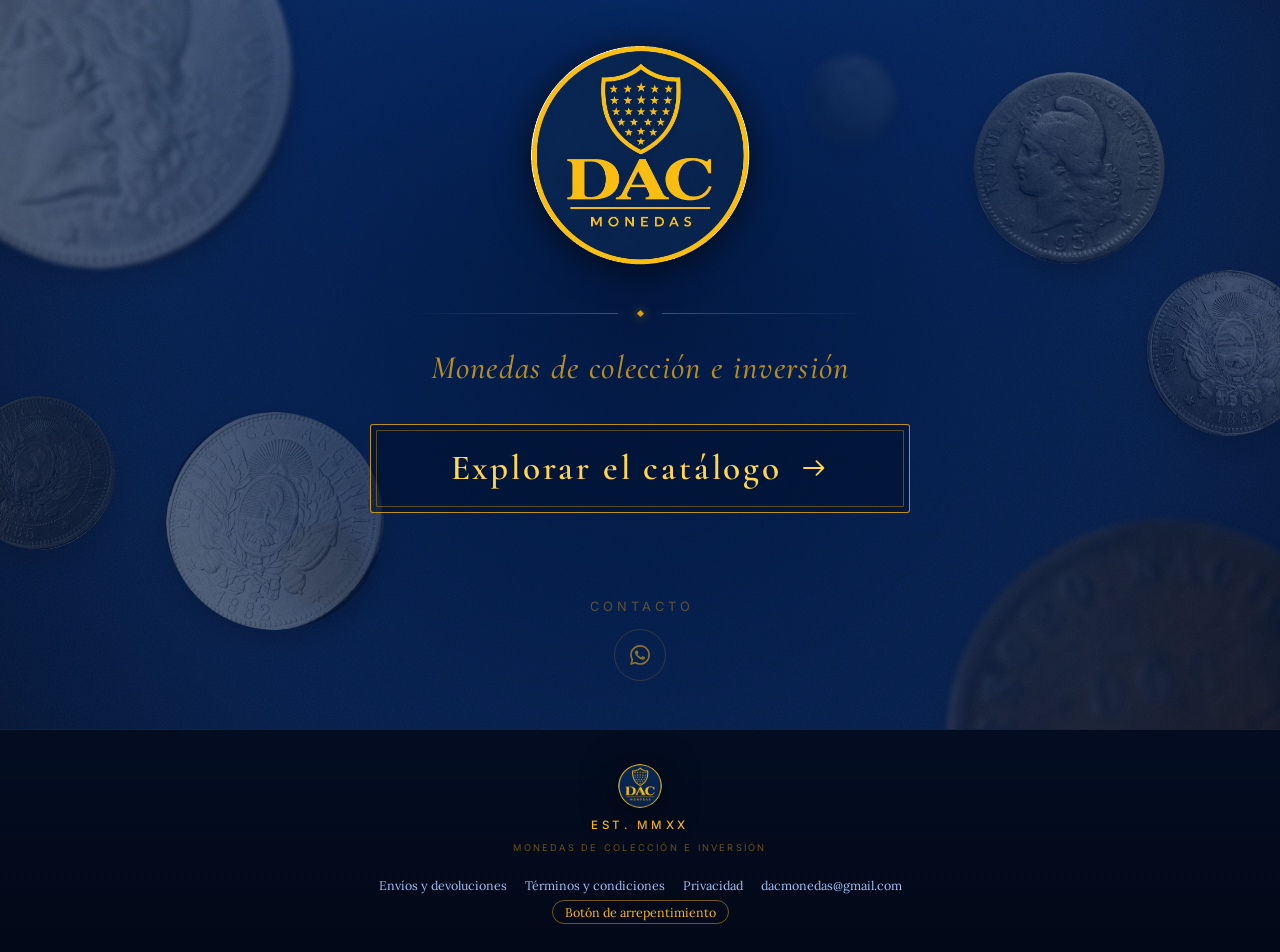
<file: index.html>
<!DOCTYPE html>
<html lang="es">
<head>
  <meta charset="UTF-8" />
  <meta name="viewport" content="width=device-width, initial-scale=1.0, interactive-widget=resizes-content" />
  <title>Dac Monedas | Monedas de colección argentinas y del mundo</title>
  <meta name="description" content="Monedas de colección e inversión, argentinas y del mundo. Fichas con estado, referencia y fotos reales. Comprá online con envío a todo el país." />
  <link rel="canonical" href="./" />
  <meta property="og:title" content="Dac Monedas" />
  <meta property="og:description" content="Aumentando tu colección desde 2020" />
  <meta property="og:image" content="./images/og-image.png" />
  <meta property="og:url" content="./" />
  <meta property="og:type" content="website" />
  <meta http-equiv="Cache-Control" content="no-cache, no-store, must-revalidate" />
  <meta http-equiv="Pragma" content="no-cache" />
  <meta http-equiv="Expires" content="0" />
  <link rel="icon" type="image/png" href="images/og-image.png" />
  <link rel="preconnect" href="https://fonts.googleapis.com" />
  <link rel="preconnect" href="https://fonts.gstatic.com" crossorigin />
  <!-- Las fuentes van acá y NO como @import dentro de styles.css: un @import no
       se descubre hasta parsear el CSS, así que la cadena era
       HTML → styles.css (75 KB) → CSS de Google → .woff2, cuatro saltos
       serializados y bloqueantes. Desde el <head> el navegador los pide en
       paralelo con el CSS, y recién ahí sirven los preconnect de arriba.
       Inter es la fuente del sitio, Lora la prosa de la ficha de detalle,
       Allura la frase de Insumos y Cormorant Garamond la frase y el botón de
       la portada. detalle.html no pide Allura ni Cormorant porque no las usa. -->
  <link rel="stylesheet" href="https://fonts.googleapis.com/css2?family=Allura&family=Cormorant+Garamond:ital,wght@0,600;1,500&family=Inter:wght@400;500;600;700;800&family=Lora:wght@400&display=swap" />
  <link rel="stylesheet" href="styles.css?v=20261021_portada4" />
  <!-- El catálogo es lo primero que necesita script.js. Sin esto no empieza a
       bajar hasta que el script se ejecuta, o sea después del CSS y las fuentes. -->
  <link rel="preload" href="coins.json" as="fetch" crossorigin />
</head>
<body data-view="landing">
  <div class="site-floating-actions" id="siteFloatingActions">
    <button type="button" id="currencyToggleBtn" class="currency-toggle-btn is-usd" aria-label="Moneda activa: Dólares (USD). Clic para cambiar a pesos (ARS)" title="Moneda activa: Dólares (USD) · Clic para cambiar a pesos (ARS)">USD</button>
    <button type="button" id="floatingCartBtn" class="cart-floating-btn" aria-label="Ver carrito" title="Ver carrito">
      <svg class="cart-floating-icon" viewBox="0 0 24 24" fill="none" stroke="currentColor" stroke-width="1.8" stroke-linecap="round" stroke-linejoin="round" aria-hidden="true">
        <circle cx="9" cy="21" r="1"></circle>
        <circle cx="20" cy="21" r="1"></circle>
        <path d="M1 1h4l2.68 13.39a2 2 0 0 0 2 1.61h9.72a2 2 0 0 0 2-1.61L23 6H6"></path>
      </svg>
      <span class="cart-floating-badge" id="floatingCartBadge">0</span>
    </button>
  </div>
  <header class="site-header">
    <div class="container">
      <a href="index.html" class="site-logo-link" aria-label="DAC Monedas — inicio">
        <img src="images/logo.png" alt="DAC Monedas" class="site-logo-img" width="240" height="240" />
        <h1 class="visually-hidden">DAC Monedas</h1>
      </a>
      <!-- Botón para subir en vista catálogo -->
      <button type="button" class="to-top" id="toTop" aria-label="Ir al principio">
        <svg viewBox="0 0 16 16" fill="none" stroke="currentColor" stroke-width="1.6" stroke-linecap="round" stroke-linejoin="round" aria-hidden="true">
          <path d="M3.5 10.25L8 5.75l4.5 4.5"/>
        </svg>
      </button>
    </div>
  </header>

  <!-- ─── Landing screen ──────────────────────────────────────────────────── -->
  <section id="landing" class="landing-screen">
    <!-- Fondo: monedas argentinas reales sobre azul noche, fijas a la ventana
         para que header y portada sean un solo lienzo. La viñeta despeja el
         centro (logo y botón) y el grano le saca el look de degradé digital. -->
    <div class="landing-coins-backdrop" aria-hidden="true">
      <div class="bg-coin bg-coin--1"></div>
      <div class="bg-coin bg-coin--2"></div>
      <div class="bg-coin bg-coin--3"></div>
      <div class="bg-coin bg-coin--4"></div>
      <div class="bg-coin bg-coin--5"></div>
      <div class="bg-coin bg-coin--6"></div>
      <div class="bg-coin bg-coin--7"></div>
      <div class="bg-coin bg-coin--8"></div>
      <div class="landing-vignette"></div>
      <div class="landing-grain"></div>
    </div>

    <div class="landing-inner">
      <div class="hero-ornament" aria-hidden="true">
        <span class="hero-ornament__rule"></span>
        <span class="hero-ornament__gem"></span>
        <span class="hero-ornament__rule"></span>
      </div>

      <p class="landing-tagline">Monedas de colección e inversión</p>

      <!-- Acción principal única -->
      <button type="button" class="landing-btn landing-btn--all" data-landing-category="todas">
        <span class="landing-btn__label">Explorar el catálogo</span>
        <svg class="landing-btn__arrow" viewBox="0 0 24 24" fill="none" stroke="currentColor" stroke-width="1.5" stroke-linecap="round" stroke-linejoin="round" aria-hidden="true">
          <path d="M4 12h15M14 6.5l5.5 5.5-5.5 5.5"/>
        </svg>
      </button>

      <div class="landing-social">
        <span class="landing-social__label">Contacto</span>
        <div class="social-row">
          <a class="social-btn" href="https://wa.me/5491154028935" target="_blank" rel="noopener" aria-label="WhatsApp">
            <svg viewBox="0 0 24 24" fill="currentColor" aria-hidden="true">
              <path d="M12.04 2C6.58 2 2.13 6.45 2.13 11.91c0 1.75.46 3.45 1.32 4.95L2 22l5.25-1.38a9.86 9.86 0 004.79 1.22h.01c5.46 0 9.91-4.45 9.91-9.91C21.96 6.45 17.5 2 12.04 2zm0 18.15h-.01a8.2 8.2 0 01-4.18-1.15l-.3-.18-3.11.82.83-3.04-.2-.31a8.19 8.19 0 01-1.26-4.38c0-4.54 3.7-8.23 8.24-8.23a8.2 8.2 0 018.23 8.24c0 4.54-3.7 8.23-8.24 8.23zm4.52-6.16c-.25-.12-1.47-.72-1.69-.81-.23-.08-.39-.12-.56.13-.16.24-.64.8-.79.97-.14.16-.29.18-.54.06-.25-.12-1.05-.39-1.99-1.23-.74-.66-1.23-1.47-1.38-1.72-.14-.25-.01-.38.11-.5.11-.11.25-.29.37-.43.13-.15.17-.25.25-.41.08-.17.04-.31-.02-.43-.06-.12-.56-1.34-.76-1.84-.2-.48-.4-.42-.56-.43h-.47c-.17 0-.43.06-.66.31-.23.25-.86.85-.86 2.07 0 1.22.89 2.4 1.01 2.56.12.17 1.74 2.66 4.22 3.73.59.25 1.05.4 1.41.52.59.19 1.13.16 1.56.1.47-.07 1.47-.6 1.68-1.18.21-.58.21-1.07.14-1.18-.06-.11-.22-.17-.47-.29z"/>
            </svg>
          </a>
        </div>
      </div>
    </div>
  </section>

  <!-- ─── Catalog (hidden until landing button is clicked) ────────────────── -->
  <div id="catalog">
    <div class="category-bar">
      <nav class="category-nav container" aria-label="Categorías">
        <button type="button" class="cat-btn" data-category="plata">Inversión</button>
        <button type="button" class="cat-btn" data-category="argentina">Argentinas</button>
        <button type="button" class="cat-btn" data-category="internacional">Mundiales</button>
        <button type="button" class="cat-btn" data-category="economicas">Económicas</button>
        <button type="button" class="cat-btn" data-category="insumos">Insumos</button>
        <button type="button" class="cat-btn" data-category="varios">Varios</button>
      </nav>

      <div class="sub-filter-bar" id="subFilterBar">
        <div class="sub-filter-list container" id="subFilterList" role="group" aria-label="Sub-filtros"></div>
      </div>
    </div>

    <div class="search-outer">
      <div class="search-wrap">
        <svg class="search-icon" viewBox="0 0 24 24" fill="none" stroke="currentColor" stroke-width="2" stroke-linecap="round" stroke-linejoin="round" aria-hidden="true">
          <circle cx="11" cy="11" r="7"/><line x1="17" y1="17" x2="22" y2="22"/>
        </svg>
        <input
          id="searchInput"
          type="text"
          placeholder="Buscar por título, país, año..."
          autocomplete="off"
          spellcheck="false"
        />
        <button type="button" id="clearSearch" class="search-clear" aria-label="Limpiar búsqueda">
          <svg viewBox="0 0 24 24" fill="none" stroke="currentColor" stroke-width="2.5" stroke-linecap="round" stroke-linejoin="round" aria-hidden="true">
            <line x1="18" y1="6" x2="6" y2="18"/><line x1="6" y1="6" x2="18" y2="18"/>
          </svg>
        </button>
      </div>
      <!-- Orden: ocupa el lugar que tenía "Limpiar filtros". Los filtros se
           quitan tocando de nuevo el botón de categoría, que queda latiendo. -->
      <div class="sort-wrap" id="sortWrap">
        <button type="button" id="sortButton" class="sort-btn" aria-haspopup="listbox" aria-expanded="false" aria-controls="sortMenu">
          <span class="sort-btn__label">Orden</span>
          <svg class="sort-btn__caret" viewBox="0 0 16 16" fill="none" stroke="currentColor" stroke-width="1.8" stroke-linecap="round" stroke-linejoin="round" aria-hidden="true">
            <path d="M4 6.5L8 10.5l4-4"/>
          </svg>
        </button>

        <div class="sort-menu" id="sortMenu" role="listbox" aria-label="Ordenar por">
          <button type="button" class="sort-option" role="option" aria-selected="false" data-sort="alfabetico">
            <span class="sort-option__label">Alfabético</span>
            <svg class="sort-option__arrow" viewBox="0 0 16 16" fill="none" stroke="currentColor" stroke-width="1.6" stroke-linecap="round" stroke-linejoin="round" aria-hidden="true">
              <path d="M8 12.5V3.5M4.5 7L8 3.5 11.5 7"/>
            </svg>
          </button>
          <button type="button" class="sort-option" role="option" aria-selected="false" data-sort="precio">
            <span class="sort-option__label">Precio</span>
            <svg class="sort-option__arrow" viewBox="0 0 16 16" fill="none" stroke="currentColor" stroke-width="1.6" stroke-linecap="round" stroke-linejoin="round" aria-hidden="true">
              <path d="M8 12.5V3.5M4.5 7L8 3.5 11.5 7"/>
            </svg>
          </button>
          <button type="button" class="sort-option" role="option" aria-selected="false" data-sort="antiguedad">
            <span class="sort-option__label">Antigüedad</span>
            <svg class="sort-option__arrow" viewBox="0 0 16 16" fill="none" stroke="currentColor" stroke-width="1.6" stroke-linecap="round" stroke-linejoin="round" aria-hidden="true">
              <path d="M8 12.5V3.5M4.5 7L8 3.5 11.5 7"/>
            </svg>
          </button>
        </div>
      </div>
    </div>

    <!-- Va fuera del .container a propósito: ocupa el ancho entero de la
         pantalla, con su propio respiro lateral. Solo se muestra con la
         categoría Insumos activa; la enciende y apaga syncInsumosIntro(). -->
    <section id="insumosIntro" class="insumos-intro" hidden>
      <p class="insumos-intro__text">
        Parte de coleccionar es saber cuidar y almacenar tus monedas,
        hacelo de la mano de Dac&nbsp;Monedas.
      </p>
    </section>

    <main class="container">
      <section class="results-bar reveal">
        <p id="resultsCount">Cargando monedas...</p>
      </section>

      <!-- Marca dónde arrancan las monedas. La grilla mide >80.000px y por eso
           nunca deja de cruzarse con la pantalla: el observador necesita algo
           chico justo en su borde de arriba. Alto 1px anulado con margen
           negativo, así no corre nada. -->
      <div id="gridTop" class="grid-sentinel" aria-hidden="true"></div>

      <section id="coinsGrid" class="coins-grid"></section>
    </main>
  </div>

  <template id="coinCardTemplate">
    <article class="coin-card reveal" tabindex="0" role="button">
      <div class="coin-image-wrap">
        <button type="button" class="card-cart-btn" aria-label="Agregar al carrito" title="Agregar al carrito">
          <svg class="cart-icon-add" viewBox="0 0 24 24" fill="none" stroke="currentColor" stroke-width="1.8" stroke-linecap="round" stroke-linejoin="round" aria-hidden="true">
            <circle cx="9" cy="21" r="1"></circle>
            <circle cx="20" cy="21" r="1"></circle>
            <path d="M1 1h4l2.68 13.39a2 2 0 0 0 2 1.61h9.72a2 2 0 0 0 2-1.61L23 6H6"></path>
          </svg>
          <svg class="cart-icon-check" viewBox="0 0 24 24" fill="none" stroke="currentColor" stroke-width="2.2" stroke-linecap="round" stroke-linejoin="round" aria-hidden="true">
            <polyline points="20 6 9 17 4 12"></polyline>
          </svg>
        </button>
        <img class="coin-image" src="" alt="" width="400" height="400" decoding="async" loading="lazy" />
      </div>

      <div class="coin-content">
        <div class="coin-top">
          <h2 class="coin-title"></h2>
          <span class="coin-year-tag"></span>
        </div>

        <p class="coin-meta"></p>

        <div class="coin-footer">
          <strong class="coin-price"></strong>
          <div class="coin-badge-row"></div>
        </div>
      </div>
    </article>
  </template>

  <script src="common.js?v=20261021" defer></script>
  <script src="cart.js?v=20261002j" defer></script>
  <script src="glow.js?v=20261002i" defer></script>
  <script src="script.js?v=20261021" defer></script>

  <footer class="site-footer" aria-label="Pie de página">
    <div class="footer-inner">
      <img src="images/logo.png" alt="Dac Monedas" class="site-logo-img site-logo-img--small" width="52" height="52" />
      <p class="footer-est">Est. MMXX</p>
      <p class="footer-tagline">Monedas de Colección e Inversión</p>

      <div class="social-row social-row--footer">
        <a class="social-btn" href="https://wa.me/5491154028935" target="_blank" rel="noopener" aria-label="WhatsApp">
          <svg viewBox="0 0 24 24" fill="currentColor" aria-hidden="true">
            <path d="M12.04 2C6.58 2 2.13 6.45 2.13 11.91c0 1.75.46 3.45 1.32 4.95L2 22l5.25-1.38a9.86 9.86 0 004.79 1.22h.01c5.46 0 9.91-4.45 9.91-9.91C21.96 6.45 17.5 2 12.04 2zm0 18.15h-.01a8.2 8.2 0 01-4.18-1.15l-.3-.18-3.11.82.83-3.04-.2-.31a8.19 8.19 0 01-1.26-4.38c0-4.54 3.7-8.23 8.24-8.23a8.2 8.2 0 018.23 8.24c0 4.54-3.7 8.23-8.24 8.23zm4.52-6.16c-.25-.12-1.47-.72-1.69-.81-.23-.08-.39-.12-.56.13-.16.24-.64.8-.79.97-.14.16-.29.18-.54.06-.25-.12-1.05-.39-1.99-1.23-.74-.66-1.23-1.47-1.38-1.72-.14-.25-.01-.38.11-.5.11-.11.25-.29.37-.43.13-.15.17-.25.25-.41.08-.17.04-.31-.02-.43-.06-.12-.56-1.34-.76-1.84-.2-.48-.4-.42-.56-.43h-.47c-.17 0-.43.06-.66.31-.23.25-.86.85-.86 2.07 0 1.22.89 2.4 1.01 2.56.12.17 1.74 2.66 4.22 3.73.59.25 1.05.4 1.41.52.59.19 1.13.16 1.56.1.47-.07 1.47-.6 1.68-1.18.21-.58.21-1.07.14-1.18-.06-.11-.22-.17-.47-.29z"/>
          </svg>
        </a>
      </div>
      <nav class="footer-legal" aria-label="Información para compradores">
        <a href="envios-y-devoluciones.html">Envíos y devoluciones</a>
        <a href="terminos.html">Términos y condiciones</a>
        <a href="privacidad.html">Privacidad</a>
        <a href="mailto:dacmonedas@gmail.com">dacmonedas@gmail.com</a>
        <a href="arrepentimiento.html" class="footer-legal__arrepentimiento">Botón de arrepentimiento</a>
      </nav>
    </div>
  </footer>
</body>
</html>
</file>
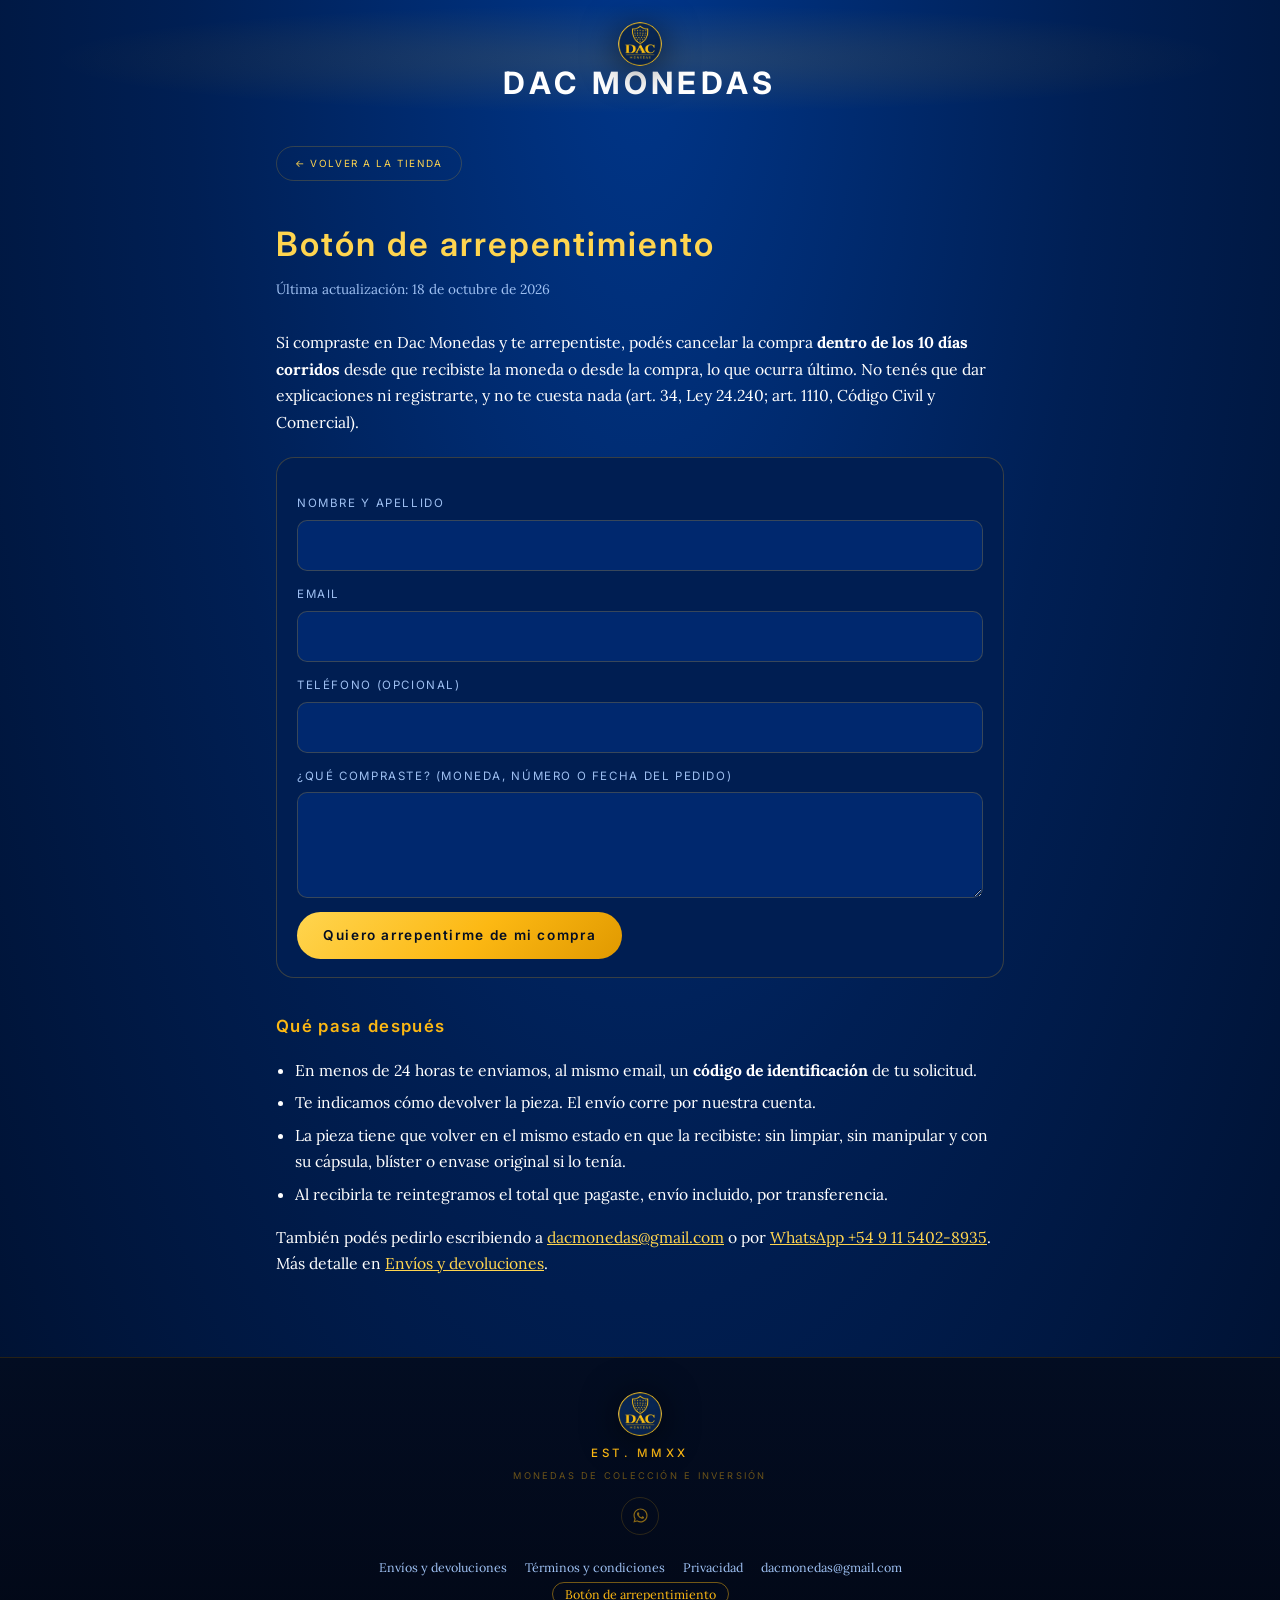
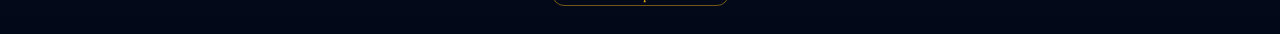
<file: arrepentimiento.html>
<!DOCTYPE html>
<html lang="es">
<head>
  <meta charset="UTF-8" />
  <meta name="viewport" content="width=device-width, initial-scale=1.0" />
  <title>Botón de arrepentimiento | Dac Monedas</title>
  <meta name="description" content="Cancelá tu compra en Dac Monedas dentro de los 10 días corridos, sin costo y sin registrarte." />
  <link rel="canonical" href="./arrepentimiento.html" />
  <meta property="og:title" content="Botón de arrepentimiento | Dac Monedas" />
  <meta property="og:description" content="Cancelá tu compra en Dac Monedas dentro de los 10 días corridos, sin costo y sin registrarte." />
  <meta property="og:image" content="./images/og-image.png" />
  <meta property="og:url" content="./arrepentimiento.html" />
  <meta property="og:type" content="website" />
  <link rel="icon" type="image/png" href="images/og-image.png" />
  <link rel="preconnect" href="https://fonts.googleapis.com" />
  <link rel="preconnect" href="https://fonts.gstatic.com" crossorigin />
  <link rel="stylesheet" href="https://fonts.googleapis.com/css2?family=Inter:wght@400;500;600;700;800&family=Lora:wght@400&display=swap" />
  <link rel="stylesheet" href="styles.css?v=20261018a" />
</head>
<body>
  <header class="site-header site-header--compact">
    <div class="container">
      <a href="index.html" class="site-logo-link">
        <img src="images/logo.png" alt="Dac Monedas" class="site-logo-img site-logo-img--small" width="52" height="52" />
        <h1><span class="h1-dac">DAC</span>&nbsp;<span class="h1-monedas">MONEDAS</span></h1>
      </a>
    </div>
  </header>

  <main class="legal-page">
    <a href="index.html" class="back-link">← Volver a la tienda</a>
    <h1>Botón de arrepentimiento</h1>
    <p class="legal-updated">Última actualización: 18 de octubre de 2026</p>

    <p>Si compraste en Dac Monedas y te arrepentiste, podés cancelar la compra <strong>dentro de los 10 días corridos</strong> desde que recibiste la moneda o desde la compra, lo que ocurra último. No tenés que dar explicaciones ni registrarte, y no te cuesta nada (art. 34, Ley 24.240; art. 1110, Código Civil y Comercial).</p>

    <div class="legal-callout">
      <form class="legal-form" action="https://formsubmit.co/dacmonedas@gmail.com" method="POST">
        <input type="hidden" name="_subject" value="BOTÓN DE ARREPENTIMIENTO — Solicitud de revocación" />
        <input type="hidden" name="_template" value="table" />
        <input type="text" name="_honey" style="display:none" tabindex="-1" autocomplete="off" aria-hidden="true" />
        <label>Nombre y apellido
          <input type="text" name="nombre" required autocomplete="name" />
        </label>
        <label>Email
          <input type="email" name="email" required autocomplete="email" />
        </label>
        <label>Teléfono (opcional)
          <input type="tel" name="telefono" autocomplete="tel" />
        </label>
        <label>¿Qué compraste? (moneda, número o fecha del pedido)
          <textarea name="compra" rows="3" required></textarea>
        </label>
        <button type="submit">Quiero arrepentirme de mi compra</button>
      </form>
    </div>

    <h2>Qué pasa después</h2>
    <ul>
      <li>En menos de 24 horas te enviamos, al mismo email, un <strong>código de identificación</strong> de tu solicitud.</li>
      <li>Te indicamos cómo devolver la pieza. El envío corre por nuestra cuenta.</li>
      <li>La pieza tiene que volver en el mismo estado en que la recibiste: sin limpiar, sin manipular y con su cápsula, blíster o envase original si lo tenía.</li>
      <li>Al recibirla te reintegramos el total que pagaste, envío incluido, por transferencia.</li>
    </ul>
    <p>También podés pedirlo escribiendo a <a href="mailto:dacmonedas@gmail.com">dacmonedas@gmail.com</a> o por <a href="https://wa.me/5491154028935" target="_blank" rel="noopener">WhatsApp +54 9 11 5402-8935</a>. Más detalle en <a href="envios-y-devoluciones.html">Envíos y devoluciones</a>.</p>

  </main>

  <footer class="site-footer" aria-label="Pie de página">
    <div class="footer-inner">
      <img src="images/logo.png" alt="Dac Monedas" class="site-logo-img site-logo-img--small" width="52" height="52" />
      <p class="footer-est">Est. MMXX</p>
      <p class="footer-tagline">Monedas de Colección e Inversión</p>

      <div class="social-row social-row--footer">
        <a class="social-btn" href="https://wa.me/5491154028935" target="_blank" rel="noopener" aria-label="WhatsApp">
          <svg viewBox="0 0 24 24" fill="currentColor" aria-hidden="true">
            <path d="M12.04 2C6.58 2 2.13 6.45 2.13 11.91c0 1.75.46 3.45 1.32 4.95L2 22l5.25-1.38a9.86 9.86 0 004.79 1.22h.01c5.46 0 9.91-4.45 9.91-9.91C21.96 6.45 17.5 2 12.04 2zm0 18.15h-.01a8.2 8.2 0 01-4.18-1.15l-.3-.18-3.11.82.83-3.04-.2-.31a8.19 8.19 0 01-1.26-4.38c0-4.54 3.7-8.23 8.24-8.23a8.2 8.2 0 018.23 8.24c0 4.54-3.7 8.23-8.24 8.23zm4.52-6.16c-.25-.12-1.47-.72-1.69-.81-.23-.08-.39-.12-.56.13-.16.24-.64.8-.79.97-.14.16-.29.18-.54.06-.25-.12-1.05-.39-1.99-1.23-.74-.66-1.23-1.47-1.38-1.72-.14-.25-.01-.38.11-.5.11-.11.25-.29.37-.43.13-.15.17-.25.25-.41.08-.17.04-.31-.02-.43-.06-.12-.56-1.34-.76-1.84-.2-.48-.4-.42-.56-.43h-.47c-.17 0-.43.06-.66.31-.23.25-.86.85-.86 2.07 0 1.22.89 2.4 1.01 2.56.12.17 1.74 2.66 4.22 3.73.59.25 1.05.4 1.41.52.59.19 1.13.16 1.56.1.47-.07 1.47-.6 1.68-1.18.21-.58.21-1.07.14-1.18-.06-.11-.22-.17-.47-.29z"/>
          </svg>
        </a>

      </div>
      <nav class="footer-legal" aria-label="Información para compradores">
        <a href="envios-y-devoluciones.html">Envíos y devoluciones</a>
        <a href="terminos.html">Términos y condiciones</a>
        <a href="privacidad.html">Privacidad</a>
        <a href="mailto:dacmonedas@gmail.com">dacmonedas@gmail.com</a>
        <a href="arrepentimiento.html" class="footer-legal__arrepentimiento">Botón de arrepentimiento</a>
      </nav>
    </div>
  </footer>
</body>
</html>
</file>
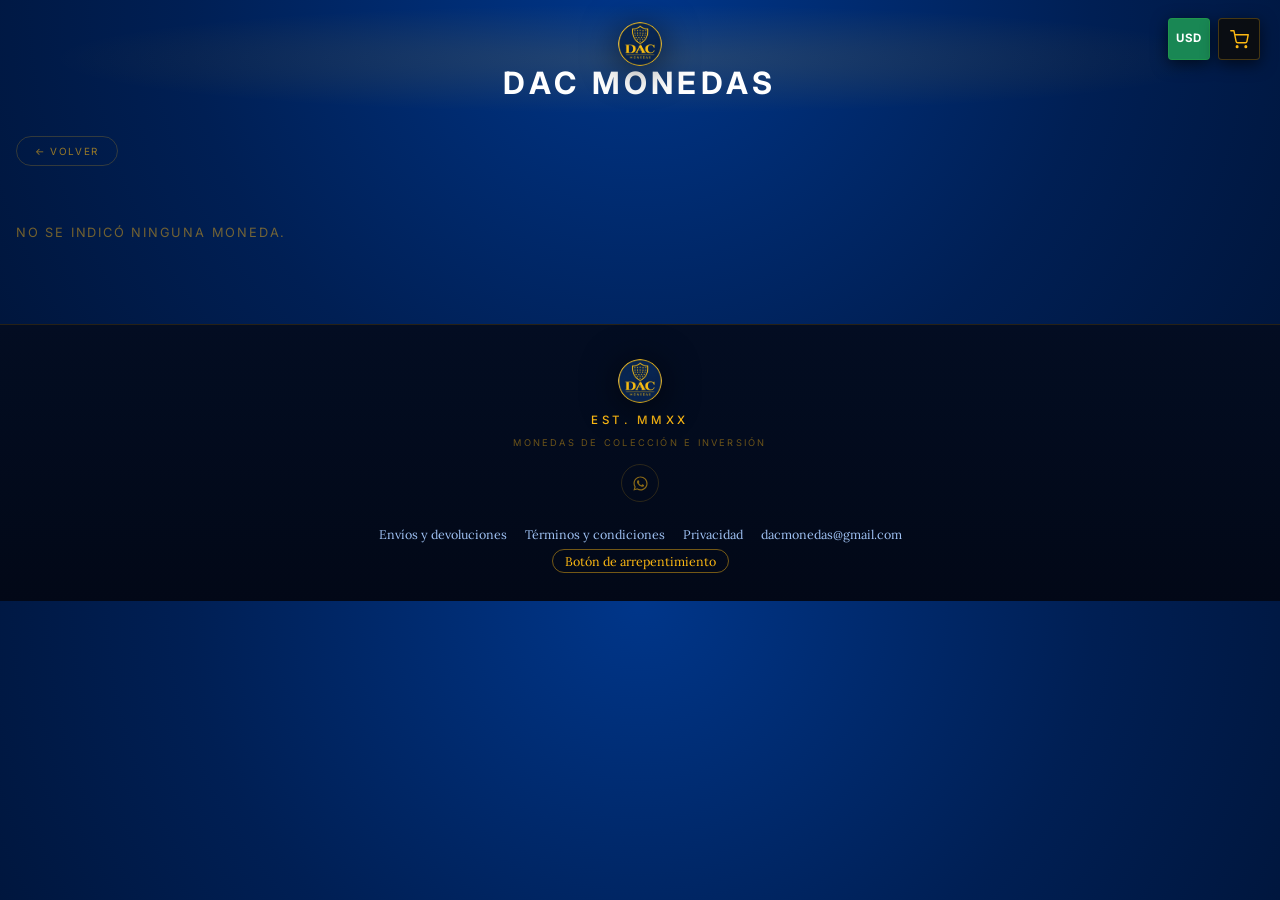
<file: detalle.html>
<!DOCTYPE html>
<html lang="es">
<head>
  <meta charset="UTF-8" />
  <meta name="viewport" content="width=device-width, initial-scale=1.0, interactive-widget=resizes-content" />
  <title>Detalle de moneda | Dac Monedas</title>
  <meta property="og:title" content="Detalle de moneda | Dac Monedas" />
  <meta property="og:description" content="Aumentando tu colección desde 2020" />
  <meta property="og:image" content="./images/og-image.png" />
  <meta property="og:url" content="./detalle.html" />
  <meta property="og:type" content="website" />
  <!-- Las fichas que indexa Google son moneda/ID.html (generate_coin_pages.py). Esta versión con ?id= queda fuera para no duplicarlas: noindex. -->
  <meta name="robots" content="noindex, follow" />
  <link rel="icon" type="image/png" href="images/og-image.png" />
  <link rel="preconnect" href="https://fonts.googleapis.com" />
  <link rel="preconnect" href="https://fonts.gstatic.com" crossorigin />
  <!-- Mismas fuentes y mismo ?v= que index.html: si difieren, ir del catálogo a
       la ficha vuelve a descargar los 75 KB del CSS por ser otra URL. -->
  <link rel="stylesheet" href="https://fonts.googleapis.com/css2?family=Inter:wght@400;500;600;700;800&family=Lora:wght@400&display=swap" />
  <link rel="stylesheet" href="styles.css?v=20261018a" />
  <link rel="preload" href="coins.json" as="fetch" crossorigin />
</head>
<body>
  <div class="site-floating-actions" id="siteFloatingActions">
    <button type="button" id="currencyToggleBtn" class="currency-toggle-btn is-usd" aria-label="Moneda activa: Dólares (USD). Clic para cambiar a pesos (ARS)" title="Moneda activa: Dólares (USD) · Clic para cambiar a pesos (ARS)">USD</button>
    <button type="button" id="floatingCartBtn" class="cart-floating-btn" aria-label="Ver carrito" title="Ver carrito">
      <svg class="cart-floating-icon" viewBox="0 0 24 24" fill="none" stroke="currentColor" stroke-width="1.8" stroke-linecap="round" stroke-linejoin="round" aria-hidden="true">
        <circle cx="9" cy="21" r="1"></circle>
        <circle cx="20" cy="21" r="1"></circle>
        <path d="M1 1h4l2.68 13.39a2 2 0 0 0 2 1.61h9.72a2 2 0 0 0 2-1.61L23 6H6"></path>
      </svg>
      <span class="cart-floating-badge" id="floatingCartBadge">0</span>
    </button>
  </div>
  <header class="site-header site-header--compact">
    <div class="container">
      <a href="index.html" class="site-logo-link">
        <img src="images/logo.png" alt="Dac Monedas" class="site-logo-img site-logo-img--small" width="52" height="52" />
        <h1><span class="h1-dac">DAC</span>&nbsp;<span class="h1-monedas">MONEDAS</span></h1>
      </a>
    </div>
  </header>

  <main class="container detail-page">
    <a href="index.html" class="back-link reveal">← Volver</a>

    <section id="coinDetail" class="detail-layout">
      <p class="detail-loading">Cargando moneda...</p>
    </section>
  </main>

  <script src="common.js?v=20261021" defer></script>
  <script src="cart.js?v=20261002j" defer></script>
  <script src="glow.js?v=20261002i" defer></script>
  <script src="detalle.js?v=20261002i" defer></script>

  <footer class="site-footer" aria-label="Pie de página">
    <div class="footer-inner">
      <img src="images/logo.png" alt="Dac Monedas" class="site-logo-img site-logo-img--small" width="52" height="52" />
      <p class="footer-est">Est. MMXX</p>
      <p class="footer-tagline">Monedas de Colección e Inversión</p>

      <div class="social-row social-row--footer">
        <a class="social-btn" href="https://wa.me/5491154028935" target="_blank" rel="noopener" aria-label="WhatsApp">
          <svg viewBox="0 0 24 24" fill="currentColor" aria-hidden="true">
            <path d="M12.04 2C6.58 2 2.13 6.45 2.13 11.91c0 1.75.46 3.45 1.32 4.95L2 22l5.25-1.38a9.86 9.86 0 004.79 1.22h.01c5.46 0 9.91-4.45 9.91-9.91C21.96 6.45 17.5 2 12.04 2zm0 18.15h-.01a8.2 8.2 0 01-4.18-1.15l-.3-.18-3.11.82.83-3.04-.2-.31a8.19 8.19 0 01-1.26-4.38c0-4.54 3.7-8.23 8.24-8.23a8.2 8.2 0 018.23 8.24c0 4.54-3.7 8.23-8.24 8.23zm4.52-6.16c-.25-.12-1.47-.72-1.69-.81-.23-.08-.39-.12-.56.13-.16.24-.64.8-.79.97-.14.16-.29.18-.54.06-.25-.12-1.05-.39-1.99-1.23-.74-.66-1.23-1.47-1.38-1.72-.14-.25-.01-.38.11-.5.11-.11.25-.29.37-.43.13-.15.17-.25.25-.41.08-.17.04-.31-.02-.43-.06-.12-.56-1.34-.76-1.84-.2-.48-.4-.42-.56-.43h-.47c-.17 0-.43.06-.66.31-.23.25-.86.85-.86 2.07 0 1.22.89 2.4 1.01 2.56.12.17 1.74 2.66 4.22 3.73.59.25 1.05.4 1.41.52.59.19 1.13.16 1.56.1.47-.07 1.47-.6 1.68-1.18.21-.58.21-1.07.14-1.18-.06-.11-.22-.17-.47-.29z"/>
          </svg>
        </a>

      </div>
      <nav class="footer-legal" aria-label="Información para compradores">
        <a href="envios-y-devoluciones.html">Envíos y devoluciones</a>
        <a href="terminos.html">Términos y condiciones</a>
        <a href="privacidad.html">Privacidad</a>
        <a href="mailto:dacmonedas@gmail.com">dacmonedas@gmail.com</a>
        <a href="arrepentimiento.html" class="footer-legal__arrepentimiento">Botón de arrepentimiento</a>
      </nav>
    </div>
  </footer>
</body>
</html>
</file>
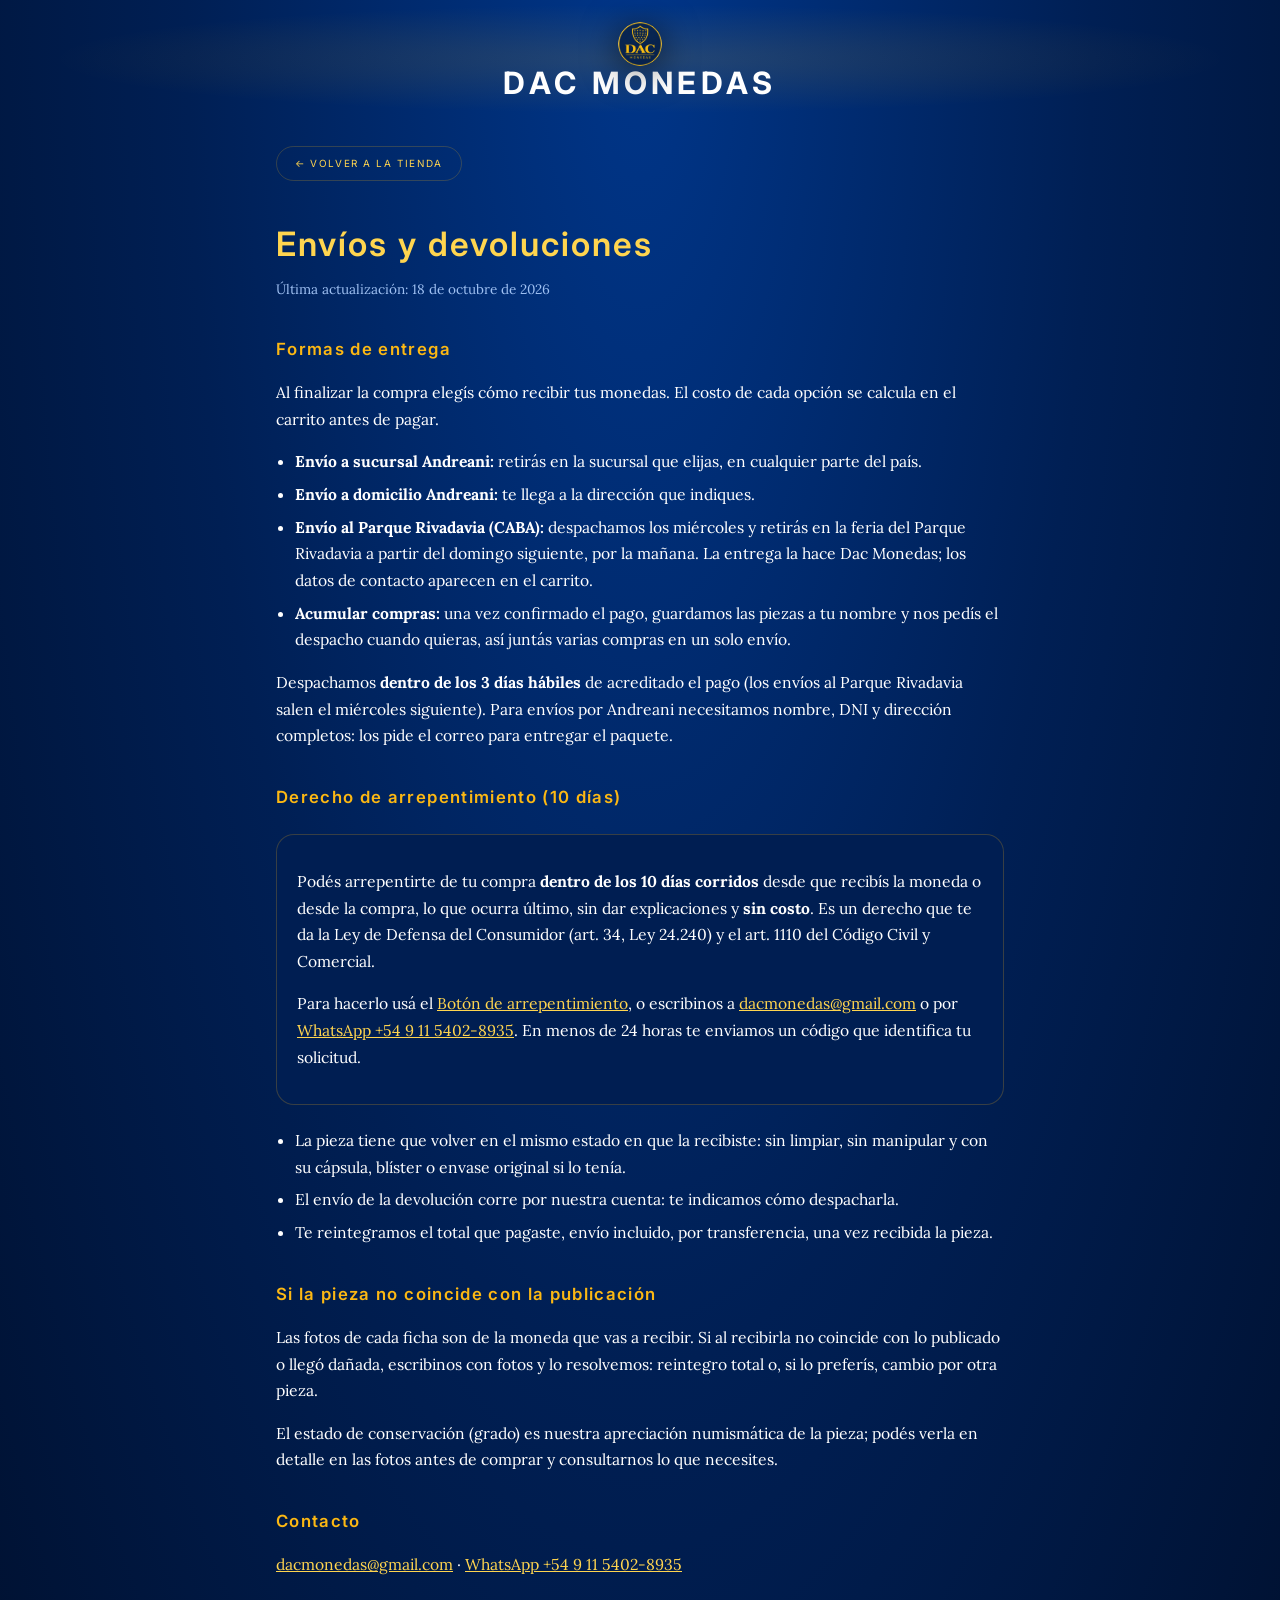
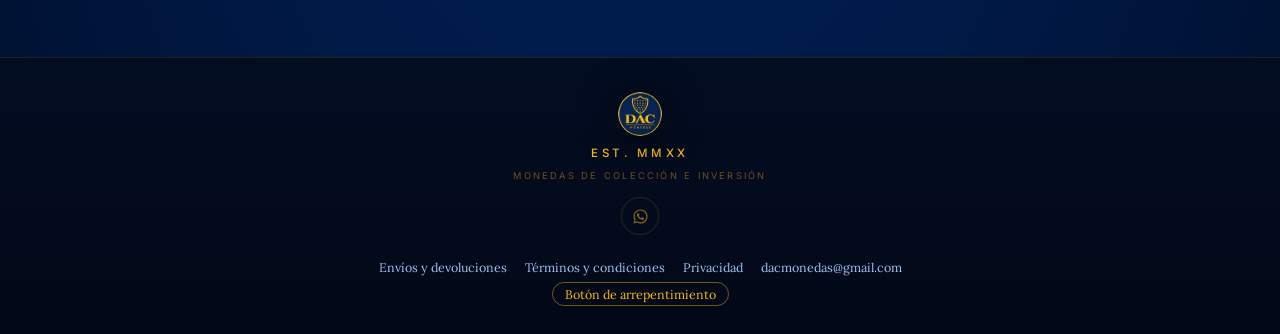
<file: envios-y-devoluciones.html>
<!DOCTYPE html>
<html lang="es">
<head>
  <meta charset="UTF-8" />
  <meta name="viewport" content="width=device-width, initial-scale=1.0" />
  <title>Envíos y devoluciones | Dac Monedas</title>
  <meta name="description" content="Formas de envío a todo el país y al Parque Rivadavia, derecho de arrepentimiento de 10 días y devoluciones en Dac Monedas." />
  <link rel="canonical" href="./envios-y-devoluciones.html" />
  <meta property="og:title" content="Envíos y devoluciones | Dac Monedas" />
  <meta property="og:description" content="Formas de envío a todo el país y al Parque Rivadavia, derecho de arrepentimiento de 10 días y devoluciones en Dac Monedas." />
  <meta property="og:image" content="./images/og-image.png" />
  <meta property="og:url" content="./envios-y-devoluciones.html" />
  <meta property="og:type" content="website" />
  <link rel="icon" type="image/png" href="images/og-image.png" />
  <link rel="preconnect" href="https://fonts.googleapis.com" />
  <link rel="preconnect" href="https://fonts.gstatic.com" crossorigin />
  <link rel="stylesheet" href="https://fonts.googleapis.com/css2?family=Inter:wght@400;500;600;700;800&family=Lora:wght@400&display=swap" />
  <link rel="stylesheet" href="styles.css?v=20261018a" />
</head>
<body>
  <header class="site-header site-header--compact">
    <div class="container">
      <a href="index.html" class="site-logo-link">
        <img src="images/logo.png" alt="Dac Monedas" class="site-logo-img site-logo-img--small" width="52" height="52" />
        <h1><span class="h1-dac">DAC</span>&nbsp;<span class="h1-monedas">MONEDAS</span></h1>
      </a>
    </div>
  </header>

  <main class="legal-page">
    <a href="index.html" class="back-link">← Volver a la tienda</a>
    <h1>Envíos y devoluciones</h1>
    <p class="legal-updated">Última actualización: 18 de octubre de 2026</p>

    <h2>Formas de entrega</h2>
    <p>Al finalizar la compra elegís cómo recibir tus monedas. El costo de cada opción se calcula en el carrito antes de pagar.</p>
    <ul>
      <li><strong>Envío a sucursal Andreani:</strong> retirás en la sucursal que elijas, en cualquier parte del país.</li>
      <li><strong>Envío a domicilio Andreani:</strong> te llega a la dirección que indiques.</li>
      <li><strong>Envío al Parque Rivadavia (CABA):</strong> despachamos los miércoles y retirás en la feria del Parque Rivadavia a partir del domingo siguiente, por la mañana. La entrega la hace Dac Monedas; los datos de contacto aparecen en el carrito.</li>
      <li><strong>Acumular compras:</strong> una vez confirmado el pago, guardamos las piezas a tu nombre y nos pedís el despacho cuando quieras, así juntás varias compras en un solo envío.</li>
    </ul>
    <p>Despachamos <strong>dentro de los 3 días hábiles</strong> de acreditado el pago (los envíos al Parque Rivadavia salen el miércoles siguiente). Para envíos por Andreani necesitamos nombre, DNI y dirección completos: los pide el correo para entregar el paquete.</p>

    <h2>Derecho de arrepentimiento (10 días)</h2>
    <div class="legal-callout">
      <p>Podés arrepentirte de tu compra <strong>dentro de los 10 días corridos</strong> desde que recibís la moneda o desde la compra, lo que ocurra último, sin dar explicaciones y <strong>sin costo</strong>. Es un derecho que te da la Ley de Defensa del Consumidor (art. 34, Ley 24.240) y el art. 1110 del Código Civil y Comercial.</p>
      <p>Para hacerlo usá el <a href="arrepentimiento.html">Botón de arrepentimiento</a>, o escribinos a <a href="mailto:dacmonedas@gmail.com">dacmonedas@gmail.com</a> o por <a href="https://wa.me/5491154028935" target="_blank" rel="noopener">WhatsApp +54 9 11 5402-8935</a>. En menos de 24 horas te enviamos un código que identifica tu solicitud.</p>
    </div>
    <ul>
      <li>La pieza tiene que volver en el mismo estado en que la recibiste: sin limpiar, sin manipular y con su cápsula, blíster o envase original si lo tenía.</li>
      <li>El envío de la devolución corre por nuestra cuenta: te indicamos cómo despacharla.</li>
      <li>Te reintegramos el total que pagaste, envío incluido, por transferencia, una vez recibida la pieza.</li>
    </ul>

    <h2>Si la pieza no coincide con la publicación</h2>
    <p>Las fotos de cada ficha son de la moneda que vas a recibir. Si al recibirla no coincide con lo publicado o llegó dañada, escribinos con fotos y lo resolvemos: reintegro total o, si lo preferís, cambio por otra pieza.</p>
    <p>El estado de conservación (grado) es nuestra apreciación numismática de la pieza; podés verla en detalle en las fotos antes de comprar y consultarnos lo que necesites.</p>

    <h2>Contacto</h2>
    <p><a href="mailto:dacmonedas@gmail.com">dacmonedas@gmail.com</a> · <a href="https://wa.me/5491154028935" target="_blank" rel="noopener">WhatsApp +54 9 11 5402-8935</a></p>

  </main>

  <footer class="site-footer" aria-label="Pie de página">
    <div class="footer-inner">
      <img src="images/logo.png" alt="Dac Monedas" class="site-logo-img site-logo-img--small" width="52" height="52" />
      <p class="footer-est">Est. MMXX</p>
      <p class="footer-tagline">Monedas de Colección e Inversión</p>

      <div class="social-row social-row--footer">
        <a class="social-btn" href="https://wa.me/5491154028935" target="_blank" rel="noopener" aria-label="WhatsApp">
          <svg viewBox="0 0 24 24" fill="currentColor" aria-hidden="true">
            <path d="M12.04 2C6.58 2 2.13 6.45 2.13 11.91c0 1.75.46 3.45 1.32 4.95L2 22l5.25-1.38a9.86 9.86 0 004.79 1.22h.01c5.46 0 9.91-4.45 9.91-9.91C21.96 6.45 17.5 2 12.04 2zm0 18.15h-.01a8.2 8.2 0 01-4.18-1.15l-.3-.18-3.11.82.83-3.04-.2-.31a8.19 8.19 0 01-1.26-4.38c0-4.54 3.7-8.23 8.24-8.23a8.2 8.2 0 018.23 8.24c0 4.54-3.7 8.23-8.24 8.23zm4.52-6.16c-.25-.12-1.47-.72-1.69-.81-.23-.08-.39-.12-.56.13-.16.24-.64.8-.79.97-.14.16-.29.18-.54.06-.25-.12-1.05-.39-1.99-1.23-.74-.66-1.23-1.47-1.38-1.72-.14-.25-.01-.38.11-.5.11-.11.25-.29.37-.43.13-.15.17-.25.25-.41.08-.17.04-.31-.02-.43-.06-.12-.56-1.34-.76-1.84-.2-.48-.4-.42-.56-.43h-.47c-.17 0-.43.06-.66.31-.23.25-.86.85-.86 2.07 0 1.22.89 2.4 1.01 2.56.12.17 1.74 2.66 4.22 3.73.59.25 1.05.4 1.41.52.59.19 1.13.16 1.56.1.47-.07 1.47-.6 1.68-1.18.21-.58.21-1.07.14-1.18-.06-.11-.22-.17-.47-.29z"/>
          </svg>
        </a>

      </div>
      <nav class="footer-legal" aria-label="Información para compradores">
        <a href="envios-y-devoluciones.html">Envíos y devoluciones</a>
        <a href="terminos.html">Términos y condiciones</a>
        <a href="privacidad.html">Privacidad</a>
        <a href="mailto:dacmonedas@gmail.com">dacmonedas@gmail.com</a>
        <a href="arrepentimiento.html" class="footer-legal__arrepentimiento">Botón de arrepentimiento</a>
      </nav>
    </div>
  </footer>
</body>
</html>
</file>
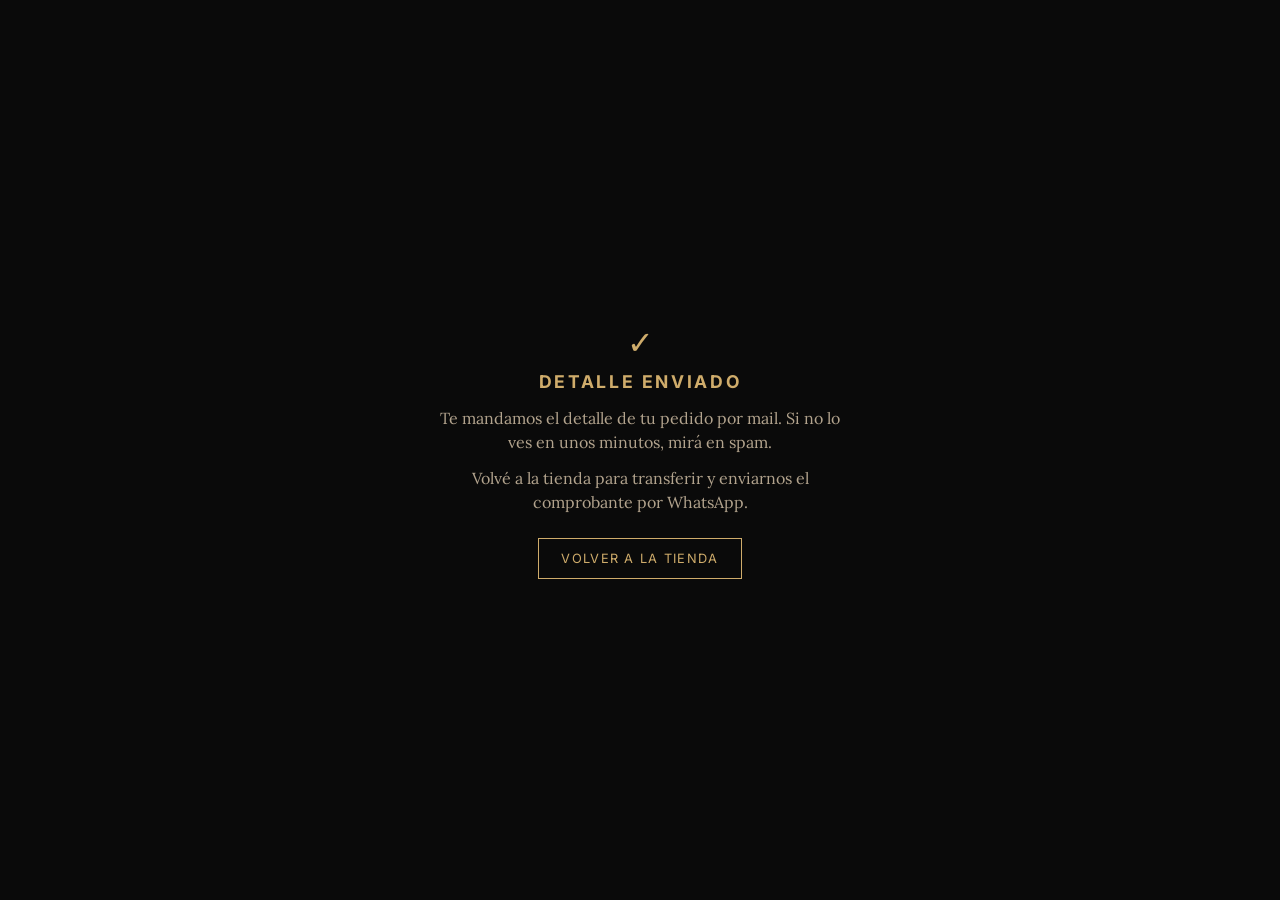
<file: gracias.html>
<!DOCTYPE html>
<html lang="es">
<head>
  <meta charset="UTF-8" />
  <meta name="viewport" content="width=device-width, initial-scale=1.0" />
  <meta name="robots" content="noindex" />
  <title>Detalle enviado | Dac Monedas</title>
  <link rel="icon" type="image/png" href="images/og-image.png" />
  <link rel="stylesheet" href="https://fonts.googleapis.com/css2?family=Inter:wght@400;500;600;700;800&family=Lora:wght@400&display=swap" />
  <style>
    :root { color-scheme: dark; --bg: #0a0a0a; --text: #f5f0e6; --muted: #b2a38d; --accent: #cfac6b; }
    html, body { margin: 0; min-height: 100%; background: var(--bg); color: var(--text); font-family: "Lora", serif; }
    main { min-height: 100vh; display: flex; flex-direction: column; align-items: center; justify-content: center; text-align: center; padding: 24px 16px; box-sizing: border-box; }
    .check { font-size: 2rem; color: var(--accent); }
    h1 { font-family: "Inter", system-ui, sans-serif; font-size: 1.1rem; letter-spacing: 0.15em; color: var(--accent); margin: 8px 0; }
    p { max-width: 420px; line-height: 1.5; color: var(--muted); margin: 6px 0; }
    a { display: inline-block; margin-top: 18px; padding: 12px 22px; border: 1px solid var(--accent); color: var(--accent); text-decoration: none; font-family: "Inter", system-ui, sans-serif; letter-spacing: 0.1em; font-size: 0.8rem; }
  </style>
</head>
<body>
  <main>
    <span class="check">✓</span>
    <h1>DETALLE ENVIADO</h1>
    <p>Te mandamos el detalle de tu pedido por mail. Si no lo ves en unos minutos, mirá en spam.</p>
    <p>Volvé a la tienda para transferir y enviarnos el comprobante por WhatsApp.</p>
    <a href="/">VOLVER A LA TIENDA</a>
  </main>
</body>
</html>
</file>
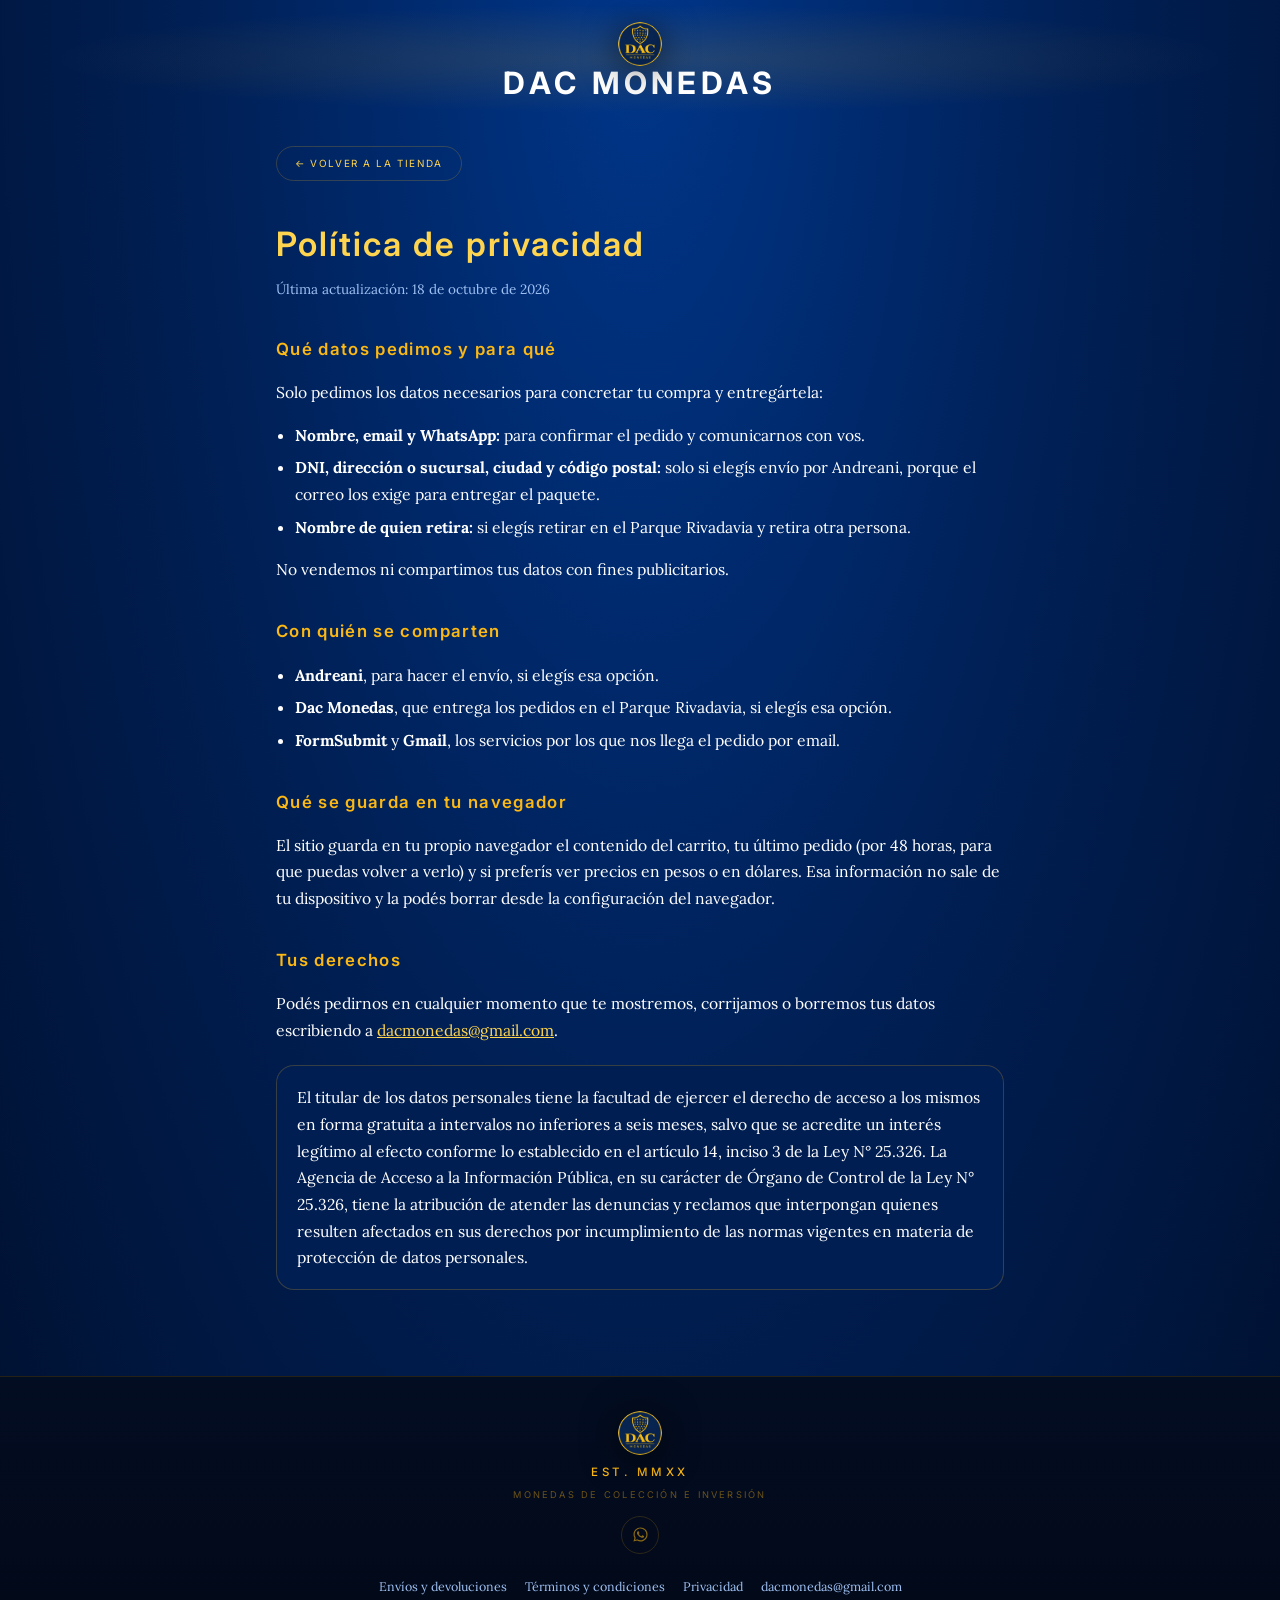
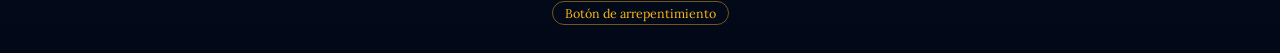
<file: privacidad.html>
<!DOCTYPE html>
<html lang="es">
<head>
  <meta charset="UTF-8" />
  <meta name="viewport" content="width=device-width, initial-scale=1.0" />
  <title>Política de privacidad | Dac Monedas</title>
  <meta name="description" content="Qué datos pedimos al comprar en Dac Monedas, para qué los usamos, con quién se comparten y cómo ejercer tus derechos." />
  <link rel="canonical" href="./privacidad.html" />
  <meta property="og:title" content="Política de privacidad | Dac Monedas" />
  <meta property="og:description" content="Qué datos pedimos al comprar en Dac Monedas, para qué los usamos, con quién se comparten y cómo ejercer tus derechos." />
  <meta property="og:image" content="./images/og-image.png" />
  <meta property="og:url" content="./privacidad.html" />
  <meta property="og:type" content="website" />
  <link rel="icon" type="image/png" href="images/og-image.png" />
  <link rel="preconnect" href="https://fonts.googleapis.com" />
  <link rel="preconnect" href="https://fonts.gstatic.com" crossorigin />
  <link rel="stylesheet" href="https://fonts.googleapis.com/css2?family=Inter:wght@400;500;600;700;800&family=Lora:wght@400&display=swap" />
  <link rel="stylesheet" href="styles.css?v=20261018a" />
</head>
<body>
  <header class="site-header site-header--compact">
    <div class="container">
      <a href="index.html" class="site-logo-link">
        <img src="images/logo.png" alt="Dac Monedas" class="site-logo-img site-logo-img--small" width="52" height="52" />
        <h1><span class="h1-dac">DAC</span>&nbsp;<span class="h1-monedas">MONEDAS</span></h1>
      </a>
    </div>
  </header>

  <main class="legal-page">
    <a href="index.html" class="back-link">← Volver a la tienda</a>
    <h1>Política de privacidad</h1>
    <p class="legal-updated">Última actualización: 18 de octubre de 2026</p>

    <h2>Qué datos pedimos y para qué</h2>
    <p>Solo pedimos los datos necesarios para concretar tu compra y entregártela:</p>
    <ul>
      <li><strong>Nombre, email y WhatsApp:</strong> para confirmar el pedido y comunicarnos con vos.</li>
      <li><strong>DNI, dirección o sucursal, ciudad y código postal:</strong> solo si elegís envío por Andreani, porque el correo los exige para entregar el paquete.</li>
      <li><strong>Nombre de quien retira:</strong> si elegís retirar en el Parque Rivadavia y retira otra persona.</li>
    </ul>
    <p>No vendemos ni compartimos tus datos con fines publicitarios.</p>

    <h2>Con quién se comparten</h2>
    <ul>
      <li><strong>Andreani</strong>, para hacer el envío, si elegís esa opción.</li>
      <li><strong>Dac Monedas</strong>, que entrega los pedidos en el Parque Rivadavia, si elegís esa opción.</li>
      <li><strong>FormSubmit</strong> y <strong>Gmail</strong>, los servicios por los que nos llega el pedido por email.</li>
    </ul>

    <h2>Qué se guarda en tu navegador</h2>
    <p>El sitio guarda en tu propio navegador el contenido del carrito, tu último pedido (por 48 horas, para que puedas volver a verlo) y si preferís ver precios en pesos o en dólares. Esa información no sale de tu dispositivo y la podés borrar desde la configuración del navegador.</p>

    <h2>Tus derechos</h2>
    <p>Podés pedirnos en cualquier momento que te mostremos, corrijamos o borremos tus datos escribiendo a <a href="mailto:dacmonedas@gmail.com">dacmonedas@gmail.com</a>.</p>
    <p class="legal-callout">El titular de los datos personales tiene la facultad de ejercer el derecho de acceso a los mismos en forma gratuita a intervalos no inferiores a seis meses, salvo que se acredite un interés legítimo al efecto conforme lo establecido en el artículo 14, inciso 3 de la Ley N° 25.326. La Agencia de Acceso a la Información Pública, en su carácter de Órgano de Control de la Ley N° 25.326, tiene la atribución de atender las denuncias y reclamos que interpongan quienes resulten afectados en sus derechos por incumplimiento de las normas vigentes en materia de protección de datos personales.</p>

  </main>

  <footer class="site-footer" aria-label="Pie de página">
    <div class="footer-inner">
      <img src="images/logo.png" alt="Dac Monedas" class="site-logo-img site-logo-img--small" width="52" height="52" />
      <p class="footer-est">Est. MMXX</p>
      <p class="footer-tagline">Monedas de Colección e Inversión</p>

      <div class="social-row social-row--footer">
        <a class="social-btn" href="https://wa.me/5491154028935" target="_blank" rel="noopener" aria-label="WhatsApp">
          <svg viewBox="0 0 24 24" fill="currentColor" aria-hidden="true">
            <path d="M12.04 2C6.58 2 2.13 6.45 2.13 11.91c0 1.75.46 3.45 1.32 4.95L2 22l5.25-1.38a9.86 9.86 0 004.79 1.22h.01c5.46 0 9.91-4.45 9.91-9.91C21.96 6.45 17.5 2 12.04 2zm0 18.15h-.01a8.2 8.2 0 01-4.18-1.15l-.3-.18-3.11.82.83-3.04-.2-.31a8.19 8.19 0 01-1.26-4.38c0-4.54 3.7-8.23 8.24-8.23a8.2 8.2 0 018.23 8.24c0 4.54-3.7 8.23-8.24 8.23zm4.52-6.16c-.25-.12-1.47-.72-1.69-.81-.23-.08-.39-.12-.56.13-.16.24-.64.8-.79.97-.14.16-.29.18-.54.06-.25-.12-1.05-.39-1.99-1.23-.74-.66-1.23-1.47-1.38-1.72-.14-.25-.01-.38.11-.5.11-.11.25-.29.37-.43.13-.15.17-.25.25-.41.08-.17.04-.31-.02-.43-.06-.12-.56-1.34-.76-1.84-.2-.48-.4-.42-.56-.43h-.47c-.17 0-.43.06-.66.31-.23.25-.86.85-.86 2.07 0 1.22.89 2.4 1.01 2.56.12.17 1.74 2.66 4.22 3.73.59.25 1.05.4 1.41.52.59.19 1.13.16 1.56.1.47-.07 1.47-.6 1.68-1.18.21-.58.21-1.07.14-1.18-.06-.11-.22-.17-.47-.29z"/>
          </svg>
        </a>

      </div>
      <nav class="footer-legal" aria-label="Información para compradores">
        <a href="envios-y-devoluciones.html">Envíos y devoluciones</a>
        <a href="terminos.html">Términos y condiciones</a>
        <a href="privacidad.html">Privacidad</a>
        <a href="mailto:dacmonedas@gmail.com">dacmonedas@gmail.com</a>
        <a href="arrepentimiento.html" class="footer-legal__arrepentimiento">Botón de arrepentimiento</a>
      </nav>
    </div>
  </footer>
</body>
</html>
</file>
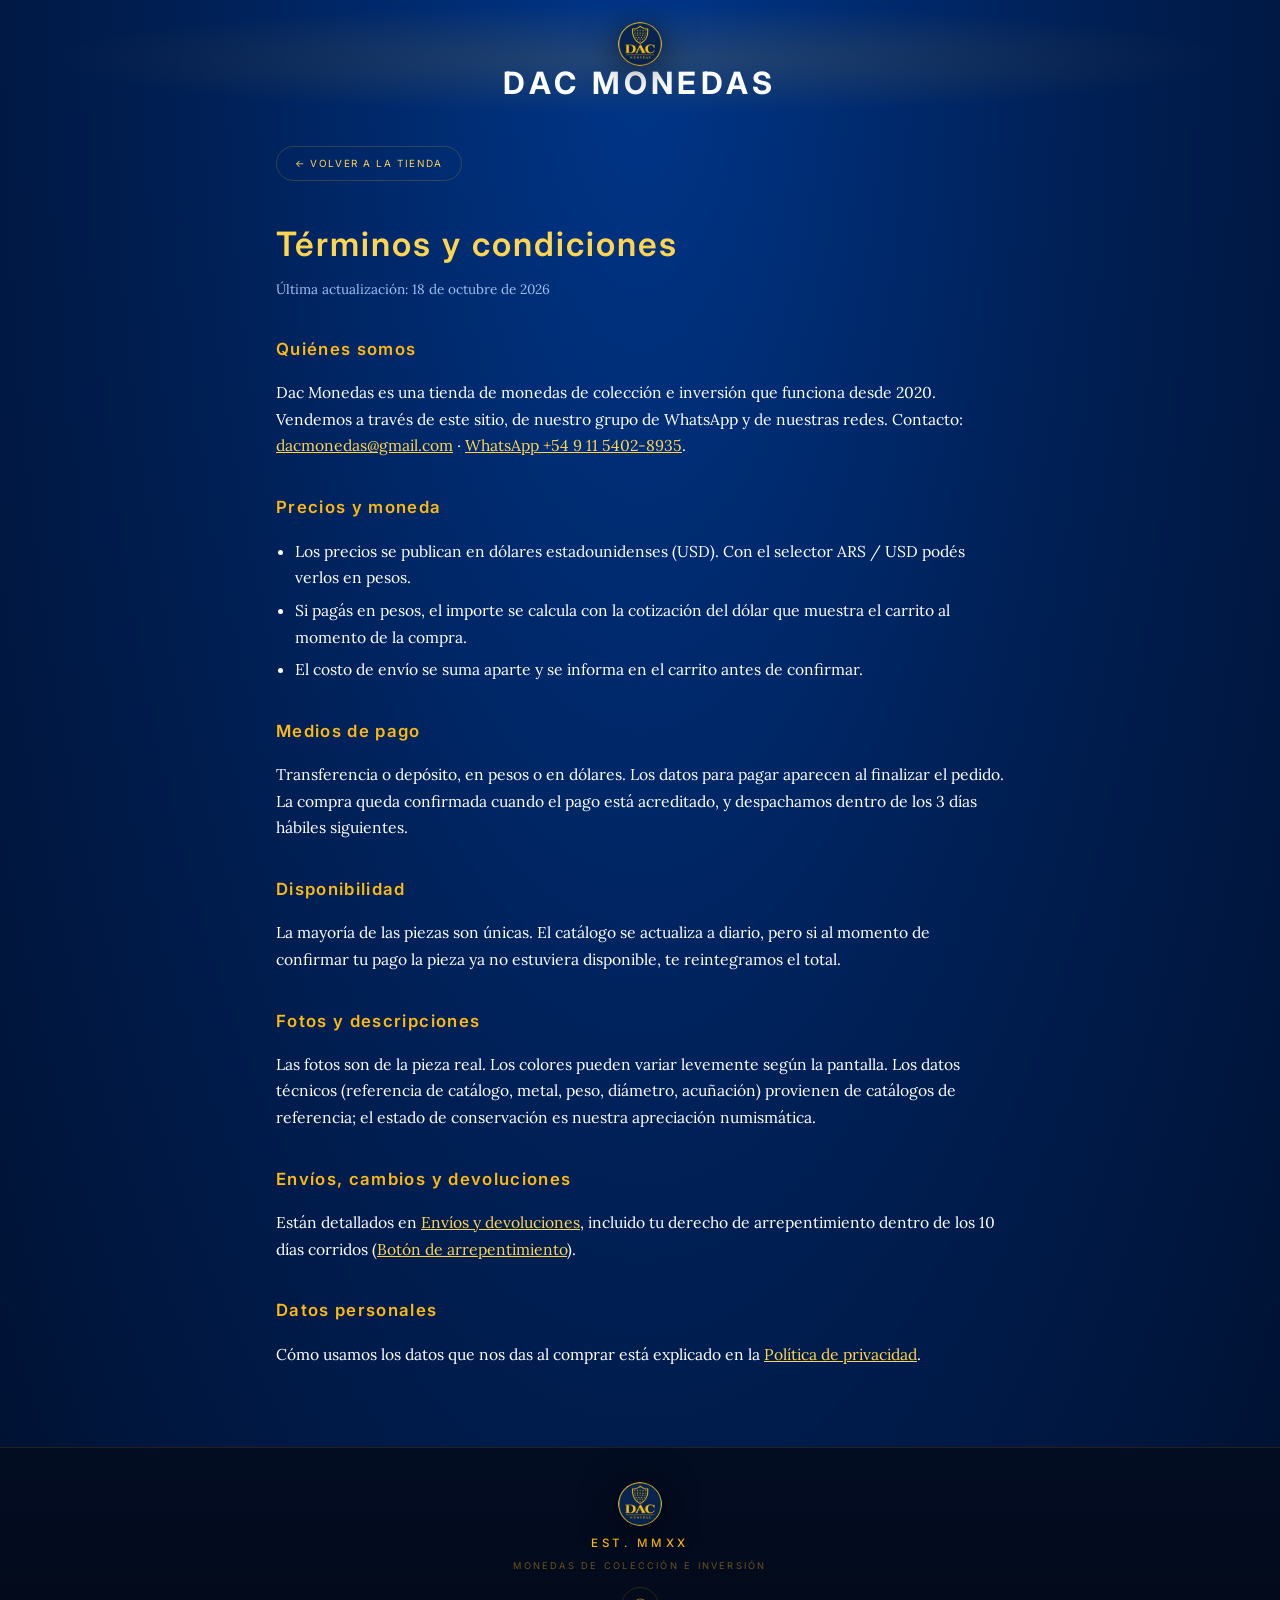
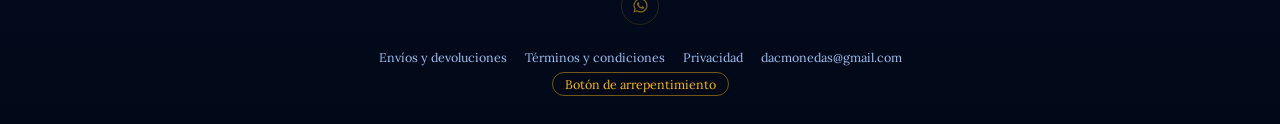
<file: terminos.html>
<!DOCTYPE html>
<html lang="es">
<head>
  <meta charset="UTF-8" />
  <meta name="viewport" content="width=device-width, initial-scale=1.0" />
  <title>Términos y condiciones | Dac Monedas</title>
  <meta name="description" content="Condiciones de compra en Dac Monedas: precios, medios de pago, disponibilidad, fotos y grados de conservación." />
  <link rel="canonical" href="./terminos.html" />
  <meta property="og:title" content="Términos y condiciones | Dac Monedas" />
  <meta property="og:description" content="Condiciones de compra en Dac Monedas: precios, medios de pago, disponibilidad, fotos y grados de conservación." />
  <meta property="og:image" content="./images/og-image.png" />
  <meta property="og:url" content="./terminos.html" />
  <meta property="og:type" content="website" />
  <link rel="icon" type="image/png" href="images/og-image.png" />
  <link rel="preconnect" href="https://fonts.googleapis.com" />
  <link rel="preconnect" href="https://fonts.gstatic.com" crossorigin />
  <link rel="stylesheet" href="https://fonts.googleapis.com/css2?family=Inter:wght@400;500;600;700;800&family=Lora:wght@400&display=swap" />
  <link rel="stylesheet" href="styles.css?v=20261018a" />
</head>
<body>
  <header class="site-header site-header--compact">
    <div class="container">
      <a href="index.html" class="site-logo-link">
        <img src="images/logo.png" alt="Dac Monedas" class="site-logo-img site-logo-img--small" width="52" height="52" />
        <h1><span class="h1-dac">DAC</span>&nbsp;<span class="h1-monedas">MONEDAS</span></h1>
      </a>
    </div>
  </header>

  <main class="legal-page">
    <a href="index.html" class="back-link">← Volver a la tienda</a>
    <h1>Términos y condiciones</h1>
    <p class="legal-updated">Última actualización: 18 de octubre de 2026</p>

    <h2>Quiénes somos</h2>
    <p>Dac Monedas es una tienda de monedas de colección e inversión que funciona desde 2020. Vendemos a través de este sitio, de nuestro grupo de WhatsApp y de nuestras redes. Contacto: <a href="mailto:dacmonedas@gmail.com">dacmonedas@gmail.com</a> · <a href="https://wa.me/5491154028935" target="_blank" rel="noopener">WhatsApp +54 9 11 5402-8935</a>.</p>

    <h2>Precios y moneda</h2>
    <ul>
      <li>Los precios se publican en dólares estadounidenses (USD). Con el selector ARS / USD podés verlos en pesos.</li>
      <li>Si pagás en pesos, el importe se calcula con la cotización del dólar que muestra el carrito al momento de la compra.</li>
      <li>El costo de envío se suma aparte y se informa en el carrito antes de confirmar.</li>
    </ul>

    <h2>Medios de pago</h2>
    <p>Transferencia o depósito, en pesos o en dólares. Los datos para pagar aparecen al finalizar el pedido. La compra queda confirmada cuando el pago está acreditado, y despachamos dentro de los 3 días hábiles siguientes.</p>

    <h2>Disponibilidad</h2>
    <p>La mayoría de las piezas son únicas. El catálogo se actualiza a diario, pero si al momento de confirmar tu pago la pieza ya no estuviera disponible, te reintegramos el total.</p>

    <h2>Fotos y descripciones</h2>
    <p>Las fotos son de la pieza real. Los colores pueden variar levemente según la pantalla. Los datos técnicos (referencia de catálogo, metal, peso, diámetro, acuñación) provienen de catálogos de referencia; el estado de conservación es nuestra apreciación numismática.</p>

    <h2>Envíos, cambios y devoluciones</h2>
    <p>Están detallados en <a href="envios-y-devoluciones.html">Envíos y devoluciones</a>, incluido tu derecho de arrepentimiento dentro de los 10 días corridos (<a href="arrepentimiento.html">Botón de arrepentimiento</a>).</p>

    <h2>Datos personales</h2>
    <p>Cómo usamos los datos que nos das al comprar está explicado en la <a href="privacidad.html">Política de privacidad</a>.</p>

  </main>

  <footer class="site-footer" aria-label="Pie de página">
    <div class="footer-inner">
      <img src="images/logo.png" alt="Dac Monedas" class="site-logo-img site-logo-img--small" width="52" height="52" />
      <p class="footer-est">Est. MMXX</p>
      <p class="footer-tagline">Monedas de Colección e Inversión</p>

      <div class="social-row social-row--footer">
        <a class="social-btn" href="https://wa.me/5491154028935" target="_blank" rel="noopener" aria-label="WhatsApp">
          <svg viewBox="0 0 24 24" fill="currentColor" aria-hidden="true">
            <path d="M12.04 2C6.58 2 2.13 6.45 2.13 11.91c0 1.75.46 3.45 1.32 4.95L2 22l5.25-1.38a9.86 9.86 0 004.79 1.22h.01c5.46 0 9.91-4.45 9.91-9.91C21.96 6.45 17.5 2 12.04 2zm0 18.15h-.01a8.2 8.2 0 01-4.18-1.15l-.3-.18-3.11.82.83-3.04-.2-.31a8.19 8.19 0 01-1.26-4.38c0-4.54 3.7-8.23 8.24-8.23a8.2 8.2 0 018.23 8.24c0 4.54-3.7 8.23-8.24 8.23zm4.52-6.16c-.25-.12-1.47-.72-1.69-.81-.23-.08-.39-.12-.56.13-.16.24-.64.8-.79.97-.14.16-.29.18-.54.06-.25-.12-1.05-.39-1.99-1.23-.74-.66-1.23-1.47-1.38-1.72-.14-.25-.01-.38.11-.5.11-.11.25-.29.37-.43.13-.15.17-.25.25-.41.08-.17.04-.31-.02-.43-.06-.12-.56-1.34-.76-1.84-.2-.48-.4-.42-.56-.43h-.47c-.17 0-.43.06-.66.31-.23.25-.86.85-.86 2.07 0 1.22.89 2.4 1.01 2.56.12.17 1.74 2.66 4.22 3.73.59.25 1.05.4 1.41.52.59.19 1.13.16 1.56.1.47-.07 1.47-.6 1.68-1.18.21-.58.21-1.07.14-1.18-.06-.11-.22-.17-.47-.29z"/>
          </svg>
        </a>

      </div>
      <nav class="footer-legal" aria-label="Información para compradores">
        <a href="envios-y-devoluciones.html">Envíos y devoluciones</a>
        <a href="terminos.html">Términos y condiciones</a>
        <a href="privacidad.html">Privacidad</a>
        <a href="mailto:dacmonedas@gmail.com">dacmonedas@gmail.com</a>
        <a href="arrepentimiento.html" class="footer-legal__arrepentimiento">Botón de arrepentimiento</a>
      </nav>
    </div>
  </footer>
</body>
</html>
</file>
<file: styles.css>
/* ═════════════════════════════════════════════════════════════════════════════
   Dac Monedas — Hoja de estilos (Edición Boca Juniors Azul y Oro).

   Las fuentes se piden desde el <head> de index.html y detalle.html, NO con un
   @import acá: un @import no se descubre hasta que este archivo bajó y se
   parseó, así que encadenaba HTML → styles.css → CSS de Google → .woff2.

   DÓNDE ESTÁ CADA COSA (buscá el texto entre comillas):

     Base y variables ......... ":root"
     Halo del puntero ......... "Halo dorado"
     Cabecera alta ............ "Site header"
     Cartel corredizo ......... "Ticker"
     Barra de categorías ...... "Category bar"
     Sub-filtros .............. "Sub-filter bar"
     Buscador y orden ......... "Search"
     Intro de Insumos ......... "Intro de Insumos"
     Tarjeta de moneda ........ "Coin card"
     Grilla ................... "Coins grid"
     Ficha de detalle ......... "Detail page"
     Variantes ................ "Variants"
     Portada .................. "Landing"
     Cabecera fija del catálogo "Cabecera fija"
     Transición entre vistas .. "Transición entre portada y catálogo"

   BREAKPOINTS. No están agrupados a propósito: cada bloque vive junto al
   componente que corrige, y moverlos cambiaría el orden de la cascada entre
   reglas de igual especificidad. Los anchos en uso son 640px (teléfono),
   980px (tablet) y 981px+ (escritorio), más `hover:hover and pointer:fine`
   para lo que solo tiene sentido con mouse y `prefers-reduced-motion`.
   ═════════════════════════════════════════════════════════════════════════════ */

* {
  box-sizing: border-box;
}

/* Varios controles usan display:flex, que le gana al atributo `hidden`.
   Los contadores y el botón "Ingresos" dependen de que hidden funcione. */
[hidden] {
  display: none !important;
}

:root {
  color-scheme: dark;
  --bg: #001438;
  --bg-card: #001e52;
  --bg-card-alt: #00286e;
  --text: #ffffff;
  --muted: #9ec0f2;
  --border: rgba(var(--accent-rgb), 0.22);
  --accent: #fcb813;
  /* Los mismos componentes del dorado, sueltos, para poder escribir
     rgba(var(--accent-rgb), .18) donde antes había 111 rgba(var(--accent-rgb),…)
     literales con alfas distintos. */
  --accent-rgb: 252, 184, 19;
  --accent-light: #ffd54f;
  --accent-dark: #e09900;
  --success: #25d366;
  --success-dark: #1faa52;
  --shadow: 0 18px 42px rgba(0, 0, 0, 0.65);
  --radius: 18px;
  --container: 1280px;
}

html {
  scroll-behavior: smooth;
  scrollbar-width: thin;
  scrollbar-color: rgba(var(--accent-rgb), 0.35) #020817;
  overflow-x: clip;
}

/* ─── Halo dorado que sigue al puntero (ver glow.js) ──────────────────────────
   Va en z-index -1: se pinta sobre el fondo de la página pero por debajo de
   las tarjetas y las fotos, así que ilumina sin lavar el contenido. Arranca
   fuera de pantalla y solo aparece cuando el mouse se mueve.

   Todo el bloque vive dentro del media query de puntero fino: en un teléfono
   glow.js ni siquiera se engancha, pero el `will-change` igual promovía una
   capa de compositor de 640×640 que no se usaba nunca. */
@media (hover: hover) and (pointer: fine) {
  body::before {
    content: "";
    position: fixed;
    top: 0;
    left: 0;
    width: 640px;
    height: 640px;
    /* El halo se centra en el puntero: la caja se corre media medida hacia
       arriba y hacia la izquierda. */
    margin: -320px 0 0 -320px;
    z-index: -1;
    pointer-events: none;
    opacity: 0;
    /* Mover con transform en vez de recalcular el degradado: así el navegador
       compone en GPU y no repinta la grilla del catálogo en cada frame. */
    transform: translate3d(var(--glow-x, -9999px), var(--glow-y, -9999px), 0);
    will-change: transform, opacity;
    transition: opacity 0.6s ease;
    background: radial-gradient(
      circle closest-side,
      rgba(var(--accent-rgb), 0.1) 0%,
      rgba(var(--accent-rgb), 0.04) 40%,
      transparent 70%
    );
  }

  body.has-glow::before {
    opacity: 1;
  }
}

body {
  margin: 0;
  font-family: "Inter", system-ui, -apple-system, BlinkMacSystemFont, "Segoe UI", Roboto, "Helvetica Neue", Arial, sans-serif;
  color: var(--text);
  background: radial-gradient(ellipse at 50% 0%, #00368a 0%, #001f54 50%, #00102e 100%);
  -webkit-overflow-scrolling: touch;
}

::-webkit-scrollbar { width: 6px; }
::-webkit-scrollbar-track { background: #020817; }
::-webkit-scrollbar-thumb { background: rgba(var(--accent-rgb), 0.35); border-radius: 3px; }
::-webkit-scrollbar-thumb:hover { background: rgba(var(--accent-rgb), 0.55); }

.container {
  width: min(calc(100% - 32px), var(--container));
  margin: 0 auto;
}

/* Global transitions */
a,
button,
input,
.coin-card,
.coin-image,
.coin-title,
.coin-meta,
.coin-grade-badge,
.coin-price,
.detail-main-image-wrap,
.detail-main-image,
.detail-thumb,
.detail-whatsapp,
.back-link,
.cat-btn,
.sub-filter-btn,
.card-arrow,
.card-dot,
.search-clear,
.sort-btn {
  transition:
    transform 0.22s ease,
    opacity 0.22s ease,
    border-color 0.22s ease,
    box-shadow 0.22s ease,
    background 0.22s ease,
    color 0.22s ease,
    filter 0.22s ease;
}

/* ─── Header ─────────────────────────────────────────────────────────────── */

.site-header {
  position: relative;
  background: transparent;
  padding: clamp(34px, 5vh, 52px) 0 12px;
  text-align: center;
  overflow: visible;
}

.site-header::before {
  content: "";
  position: absolute;
  inset: 0;
  background: radial-gradient(ellipse at 50% 50%, rgba(var(--accent-rgb), 0.14) 0%, transparent 65%);
  pointer-events: none;
}

.site-header::after {
  display: none;
}

.site-header .container {
  position: relative;
  z-index: 10;
}

.site-logo-link,
.site-logo-link:visited,
.site-logo-link:hover,
.site-logo-link:active,
.site-logo-link:focus {
  display: inline-block;
  text-decoration: none;
  color: inherit;
  outline: none;
}

.site-logo-img {
  width: clamp(210px, 24vw, 260px);
  height: clamp(210px, 24vw, 260px);
  margin: 0 auto;
  display: block;
  border-radius: 50%;
  filter: drop-shadow(0 14px 32px rgba(0, 0, 0, 0.75)) drop-shadow(0 0 45px rgba(250, 190, 18, 0.3));
  transition: transform 0.32s cubic-bezier(0.34, 1.56, 0.64, 1), filter 0.32s ease;
}

.site-logo-link:hover .site-logo-img {
  transform: scale(1.05);
  filter: drop-shadow(0 18px 40px rgba(0, 0, 0, 0.85)) drop-shadow(0 0 65px rgba(250, 190, 18, 0.55));
}

.site-logo-img--small {
  width: 48px;
  height: 48px;
  margin: 0 auto;
}

.visually-hidden {
  position: absolute !important;
  width: 1px !important;
  height: 1px !important;
  padding: 0 !important;
  margin: -1px !important;
  overflow: hidden !important;
  clip: rect(0, 0, 0, 0) !important;
  white-space: nowrap !important;
  border: 0 !important;
}

.site-header h1 {
  margin: 0;
}

.subtitle {
  display: none !important;
}

/* ─── Ticker banner ──────────────────────────────────────────────────────── */

.ticker-bar {
  display: none !important;
}
  box-shadow: 0 4px 16px rgba(0, 0, 0, 0.4);
}

.ticker-track {
  display: inline-flex;
  will-change: transform;
  animation: ticker-scroll 12.6s linear infinite;
}

.ticker-text {
  display: inline-block;
  padding-right: 80px;
  font-family: "Inter", system-ui, -apple-system, BlinkMacSystemFont, "Segoe UI", Roboto, Arial, sans-serif;
  font-size: 0.78rem;
  font-weight: 800;
  color: #001438;
  letter-spacing: 0.12em;
  text-transform: uppercase;
  text-shadow:
    0 0 8px rgba(var(--accent-rgb), 0.5),
    0 0 22px rgba(var(--accent-rgb), 0.25);
}

@keyframes ticker-scroll {
  0%   { transform: translateX(0); }
  100% { transform: translateX(-50%); }
}

/* ─── Category bar: full-width strip ─────────────────────────────────────── */

.category-bar {
  background: rgba(10, 10, 10, 0.95);
  border-bottom: 1px solid rgba(var(--accent-rgb), 0.12);
}

.category-nav {
  display: flex;
  gap: 14px;
  padding: 14px 0;
  align-items: stretch;
}

.cat-btn {
  flex: 1;
  min-width: 0;
  border: 1px solid rgba(var(--accent-rgb), 0.25);
  border-radius: 999px;
  padding: 10px 10px;
  background: rgba(var(--accent-rgb), 0.04);
  color: rgba(var(--accent-rgb), 0.65);
  font-family: "Inter", system-ui, -apple-system, BlinkMacSystemFont, "Segoe UI", Roboto, Arial, sans-serif;
  font-size: 0.66rem;
  font-weight: 500;
  letter-spacing: 0.1em;
  text-transform: uppercase;
  cursor: pointer;
  line-height: 1.25;
  text-align: center;
  display: flex;
  align-items: center;
  justify-content: center;
}

.cat-btn:hover {
  border-color: rgba(var(--accent-rgb), 0.55);
  color: var(--accent-light);
  background: rgba(var(--accent-rgb), 0.08);
  transform: translateY(-1px);
  box-shadow: 0 4px 16px rgba(var(--accent-rgb), 0.1);
}

.cat-btn.is-active {
  position: relative;
  border-color: var(--accent);
  background: linear-gradient(135deg, #ffd564 0%, #fcb813 50%, #c98e00 100%);
  color: #020d24;
  font-weight: 700;
  box-shadow:
    0 0 20px rgba(var(--accent-rgb), 0.2),
    inset 0 1px 0 rgba(255, 255, 255, 0.2);
}

/* El aro que late: el dorado solo dice "estás en esta categoría"; el latido
   dice además "tocá acá de nuevo para sacarla", que es el único modo de quitar
   el filtro. La forma está definida una sola vez, más abajo, junto al chip de
   "Ingresos semanales" de la portada: es literalmente el mismo aro. */

.cat-btn.is-active:hover {
  transform: none;
  filter: brightness(1.06);
}

/* ─── Sub-filter bar (contextual dropdown) ───────────────────────────────── */

.sub-filter-bar {
  overflow: hidden;
  max-height: 0;
  opacity: 0;
  border-top: 1px solid transparent;
  transition:
    max-height 0.38s cubic-bezier(0.4, 0, 0.2, 1),
    opacity 0.3s ease,
    border-top-color 0.38s ease;
}

.sub-filter-bar.is-open {
  max-height: 100px;
  opacity: 1;
  border-top-color: rgba(var(--accent-rgb), 0.08);
}

.sub-filter-list {
  display: flex;
  gap: 8px;
  padding: 11px 0 13px;
  flex-wrap: nowrap;
  overflow-x: auto;
  scrollbar-width: none;
  -ms-overflow-style: none;
}

.sub-filter-list::-webkit-scrollbar {
  display: none;
}

.sub-filter-btn {
  flex-shrink: 0;
  padding: 5px 18px;
  border: 1px solid rgba(var(--accent-rgb), 0.22);
  border-radius: 999px;
  background: transparent;
  color: rgba(239, 217, 162, 0.6);
  font-family: "Inter", system-ui, -apple-system, BlinkMacSystemFont, "Segoe UI", Roboto, Arial, sans-serif;
  font-size: 0.66rem;
  font-weight: 500;
  letter-spacing: 0.1em;
  cursor: pointer;
  white-space: nowrap;
  line-height: 1.4;
}

.sub-filter-btn:hover {
  border-color: rgba(var(--accent-rgb), 0.55);
  color: var(--accent-light);
  transform: translateY(-1px);
  box-shadow: 0 4px 12px rgba(var(--accent-rgb), 0.08);
  background: rgba(var(--accent-rgb), 0.06);
}

.sub-filter-btn.is-active {
  border-color: var(--accent);
  background: linear-gradient(135deg, rgba(239, 217, 162, 0.18), rgba(var(--accent-rgb), 0.1));
  color: var(--accent-light);
  box-shadow:
    0 0 14px rgba(var(--accent-rgb), 0.12),
    inset 0 1px 0 rgba(var(--accent-rgb), 0.15);
}

/* ─── Sub-filter: "Pureza de la plata" static label ─────────────────────── */

.sub-filter-purity-label {
  display: flex;
  align-items: center;
  flex-shrink: 0;
  padding: 0 14px 0 2px;
  margin-right: 4px;
  border-right: 1px solid rgba(var(--accent-rgb), 0.25);
  font-family: "Inter", system-ui, -apple-system, BlinkMacSystemFont, "Segoe UI", Roboto, Arial, sans-serif;
  font-size: 0.6rem;
  font-weight: 700;
  letter-spacing: 0.16em;
  text-transform: uppercase;
  color: var(--accent);
  white-space: nowrap;
  pointer-events: none;
  user-select: none;
}

/* Marca invisible en el borde de arriba de la grilla: es lo que observa
   initHeaderMuteObserver(). El margen negativo anula su propio alto para que no
   corra ni un pixel del contenido. */
.grid-sentinel {
  height: 1px;
  margin-bottom: -1px;
  pointer-events: none;
}

/* ─── Centered search bar ────────────────────────────────────────────────── */

.search-outer {
  display: flex;
  flex-direction: row;
  align-items: center;
  padding: 22px 24px 14px;
  gap: 12px;
}

.search-wrap {
  position: relative;
  flex: 2 1 0%;
  min-width: 0;
  display: flex;
  align-items: center;
}

.search-icon {
  position: absolute;
  left: 18px;
  width: 15px;
  height: 15px;
  color: rgba(178, 163, 141, 0.45);
  pointer-events: none;
  flex-shrink: 0;
  z-index: 1;
}

#searchInput {
  width: 100%;
  padding: 13px 44px 13px 42px;
  background: rgba(18, 18, 18, 0.98);
  border: 1px solid rgba(var(--accent-rgb), 0.22);
  border-radius: 999px;
  color: var(--accent-light);
  font-family: "Inter", system-ui, -apple-system, BlinkMacSystemFont, "Segoe UI", Roboto, Arial, sans-serif;
  font-size: 0.78rem;
  letter-spacing: 0.08em;
  box-shadow: inset 0 1px 0 rgba(255, 255, 255, 0.02);
  appearance: none;
}

#searchInput::placeholder {
  color: rgba(var(--accent-rgb), 0.35);
  font-family: "Inter", system-ui, -apple-system, BlinkMacSystemFont, "Segoe UI", Roboto, Arial, sans-serif;
  letter-spacing: 0.08em;
}

#searchInput:hover {
  border-color: rgba(var(--accent-rgb), 0.4);
}

#searchInput:focus {
  outline: none;
  border-color: rgba(var(--accent-rgb), 0.6);
  background: rgba(22, 22, 22, 0.99);
  box-shadow:
    0 0 0 3px rgba(var(--accent-rgb), 0.08),
    inset 0 1px 0 rgba(255, 255, 255, 0.03);
}

.search-clear {
  position: absolute;
  right: 14px;
  top: 50%;
  transform: translateY(-50%);
  background: none;
  border: none;
  color: rgba(178, 163, 141, 0.45);
  cursor: pointer;
  padding: 5px;
  display: flex;
  align-items: center;
  justify-content: center;
  opacity: 0;
  pointer-events: none;
  border-radius: 50%;
}

.search-clear.is-visible {
  opacity: 1;
  pointer-events: auto;
}

.search-clear:hover {
  color: var(--accent);
  background: rgba(201, 162, 85, 0.08);
  transform: translateY(-50%) scale(1.1);
}

.search-clear svg {
  width: 14px;
  height: 14px;
  display: block;
}

/* ─── Orden: botón + desplegable ─────────────────────────────────────────────
   Ocupa el hueco que tenía "Limpiar filtros" y hereda su misma forma y ritmo,
   así la barra de búsqueda no se mueve ni un pixel. */

.sort-wrap {
  position: relative;
  flex: 1 0 0%;
  min-width: 0;
}

.sort-btn {
  width: 100%;
  background: transparent;
  border: 1px solid var(--accent);
  border-radius: 999px;
  color: var(--accent);
  cursor: pointer;
  font-family: "Inter", system-ui, -apple-system, BlinkMacSystemFont, "Segoe UI", Roboto, Arial, sans-serif;
  font-size: 0.6rem;
  font-weight: 600;
  letter-spacing: 0.14em;
  text-transform: uppercase;
  padding: 13px 10px;
  display: flex;
  align-items: center;
  justify-content: center;
  gap: 0.5rem;
  white-space: nowrap;
}

.sort-btn:hover,
.sort-btn[aria-expanded="true"] {
  background: var(--accent);
  color: #020d24;
}

.sort-btn__caret {
  width: 10px;
  height: 10px;
  flex: 0 0 auto;
  color: currentColor;
  transition: transform 0.2s ease;
}

.sort-btn[aria-expanded="true"] .sort-btn__caret {
  transform: rotate(180deg);
}

/* El panel. Mismo fondo que el buscador y mismo borde que el resto de la
   página: no hay ningún color nuevo acá. */
.sort-menu {
  position: absolute;
  top: calc(100% + 8px);
  right: 0;
  min-width: 230px;
  max-width: calc(100vw - 32px);
  padding: 6px;
  background: rgba(18, 18, 18, 0.98);
  -webkit-backdrop-filter: blur(10px);
  backdrop-filter: blur(10px);
  border: 1px solid var(--border);
  border-radius: 14px;
  box-shadow: var(--shadow);
  z-index: 50; /* sobre las tarjetas (10), debajo de la barra fija (100) */

  /* Se anima con visibility y no con [hidden]: así la transición corre también
     al cerrar. El delay de visibility espera a que termine el fundido. */
  opacity: 0;
  visibility: hidden;
  transform: translateY(-6px) scale(0.98);
  transform-origin: top right;
  transition:
    opacity 0.14s ease,
    transform 0.16s ease,
    visibility 0s linear 0.16s;
}

.sort-menu.is-open {
  opacity: 1;
  visibility: visible;
  transform: none;
  transition:
    opacity 0.18s ease,
    transform 0.22s cubic-bezier(0.16, 1, 0.3, 1),
    visibility 0s;
}

.sort-option {
  position: relative;
  width: 100%;
  display: flex;
  align-items: center;
  justify-content: space-between;
  gap: 1rem;
  padding: 10px 12px;
  border: 0;
  border-radius: 10px;
  background: transparent;
  color: rgba(239, 217, 162, 0.6);
  font-family: "Inter", system-ui, -apple-system, BlinkMacSystemFont, "Segoe UI", Roboto, Arial, sans-serif;
  font-size: 0.66rem;
  font-weight: 500;
  letter-spacing: 0.1em;
  text-transform: uppercase;
  text-align: left;
  cursor: pointer;
  white-space: nowrap;
  transition: background 0.2s ease, color 0.2s ease;
}

/* Filete de separación entre criterios, no después del último. Va en un
   pseudo-elemento y no en un border-bottom: así cada fila conserva sus cuatro
   esquinas redondeadas y el relleno de la fila activa no queda cortado. */
.sort-option:not(:last-child)::after {
  content: "";
  position: absolute;
  left: 12px;
  right: 12px;
  bottom: 0;
  height: 1px;
  background: rgba(var(--accent-rgb), 0.1);
  pointer-events: none;
}

.sort-option:hover,
.sort-option:focus-visible {
  background: rgba(var(--accent-rgb), 0.08);
  color: var(--accent-light);
  outline: none;
}

/* Mismo relleno que un sub-filtro activo: el catálogo ya habla así. */
.sort-option.is-active {
  background: linear-gradient(135deg, rgba(239, 217, 162, 0.18), rgba(var(--accent-rgb), 0.1));
  color: var(--accent-light);
}

/* El SVG dibuja la flecha hacia arriba (decreciente). El sentido creciente la
   gira 180°, que es como el usuario lee la lista: v = de menor a mayor. */
.sort-option__arrow {
  width: 12px;
  height: 12px;
  flex: 0 0 auto;
  color: var(--accent);
  transition: transform 0.22s ease;
}

.sort-option.is-asc .sort-option__arrow {
  transform: rotate(180deg);
}

/* Las tres filas entran escalonadas al abrir; al cerrar se van junto al panel
   (sin delay), para que no quede una escalera a la inversa. */
.sort-menu .sort-option {
  opacity: 0;
  transform: translateY(-4px);
}

.sort-menu.is-open .sort-option {
  opacity: 1;
  transform: none;
  transition:
    opacity 0.22s ease,
    transform 0.26s cubic-bezier(0.16, 1, 0.3, 1),
    background 0.2s ease,
    color 0.2s ease;
}

.sort-menu.is-open .sort-option:nth-child(2) {
  transition-delay: 45ms, 45ms, 0s, 0s;
}

.sort-menu.is-open .sort-option:nth-child(3) {
  transition-delay: 90ms, 90ms, 0s, 0s;
}

/* ─── Base input/button reset ────────────────────────────────────────────── */

input,
button {
  font: inherit;
}

button::-moz-focus-inner,
input::-moz-focus-inner {
  border: 0;
  padding: 0;
}

/* ─── Results bar ────────────────────────────────────────────────────────── */

.results-bar {
  display: none;
}

#resultsCount {
  margin: 0;
  color: rgba(var(--accent-rgb), 0.48);
  font-family: "Inter", system-ui, -apple-system, BlinkMacSystemFont, "Segoe UI", Roboto, Arial, sans-serif;
  font-size: 0.62rem;
  letter-spacing: 0.16em;
  text-transform: uppercase;
}

/* ─── Intro de Insumos ───────────────────────────────────────────────────────
   La única prosa del catálogo. Va a sangre —fuera del .container— y en Allura,
   una cursiva manuscrita de trazo fino: se lee como una frase escrita a mano de
   la casa y no como una etiqueta más de la interfaz. Solo aparece con la
   categoría Insumos activa; la enciende y apaga syncInsumosIntro() en script.js.

   El cuerpo se mide en vw, no en rem, para que la frase llene el ancho de la
   pantalla en cualquier medida. La pendiente cambia en el breakpoint de 640px
   porque el texto pasa de dos renglones a cuatro: con un solo clamp, o queda
   ilegible en teléfono o desborda en escritorio.
   ───────────────────────────────────────────────────────────────────────────── */

.insumos-intro {
  padding: clamp(2.6rem, 5vw, 4.5rem) clamp(20px, 3.2vw, 60px);
  animation: view-in 520ms cubic-bezier(0.22, 0.61, 0.36, 1) both;
}

/* Redundante con el `[hidden] { display: none }` del navegador, pero explícito:
   basta con darle un `display` a .insumos-intro para que aquél deje de valer, y
   la sección quedaría visible en todas las categorías. */
.insumos-intro[hidden] {
  display: none;
}

.insumos-intro__text {
  margin: 0;
  font-family: "Allura", "Snell Roundhand", "Apple Chancery", cursive;
  font-weight: 400;
  font-size: clamp(1.75rem, 5vw, 4.35rem);
  line-height: 1.32;
  /* Allura es una cursiva ligada: cualquier letter-spacing positivo abre las
     uniones entre letras y la frase deja de parecer escrita de un trazo. El
     resto del sitio va con tracking abierto, acá va en cero a propósito. */
  letter-spacing: 0;
  /* Sin `text-wrap: balance` a propósito: emparejar los renglones los acorta,
     que es exactamente lo contrario de llenar el ancho de la pantalla. */
  text-align: center;
  color: rgba(239, 217, 162, 0.8);
}

@media (max-width: 640px) {
  .insumos-intro {
    padding: 2.2rem 16px 1.9rem;
  }

  .insumos-intro__text {
    font-size: 9.2vw;
    line-height: 1.3;
  }
}

/* ─── Coins grid ─────────────────────────────────────────────────────────── */

.coins-grid {
  display: grid;
  grid-template-columns: repeat(5, minmax(0, 1fr));
  gap: 22px;
  padding-bottom: 50px;
  position: relative;
  z-index: 1;
}

/* ─── Coin card ──────────────────────────────────────────────────────────── */

.coin-card {
  position: relative;
  z-index: 1;
  background: linear-gradient(180deg, #0b214a 0%, #081c44 100%);
  border: 1px solid rgba(var(--accent-rgb), 0.15);
  border-radius: 18px;
  overflow: hidden;
  box-shadow: var(--shadow);
  display: flex;
  flex-direction: column;
  cursor: pointer;
  /* Saltea layout/paint de las tarjetas fuera del viewport → scroll más fluido
     con cientos de monedas. El navegador recuerda el tamaño real tras el primer
     render; 340px es solo la estimación inicial para no romper la barra de scroll. */
  content-visibility: auto;
  contain-intrinsic-size: auto 340px;
}

/* will-change promueve cada tarjeta a su propia capa del compositor. Ya estaba
   limitado a punteros finos (en un celular no hay hover que animar), pero en
   escritorio seguían siendo ~450 capas simultáneas. Se reserva para la tarjeta
   que el puntero está tocando, que es la única que anima el translateY. */
@media (hover: hover) and (pointer: fine) {
  .coin-card:hover {
    will-change: transform;
  }
}

.coin-card::after {
  content: "";
  position: absolute;
  inset: 0;
  border-radius: inherit;
  pointer-events: none;
  box-shadow: inset 0 0 0 1px rgba(201, 162, 85, 0);
  transition: box-shadow 0.22s ease;
}

@media (hover: hover) and (pointer: fine) {
  .coin-card:hover {
    transform: translateY(-6px);
    border-color: rgba(var(--accent-rgb), 0.42);
    box-shadow:
      0 24px 50px rgba(0, 0, 0, 0.7),
      0 0 28px rgba(var(--accent-rgb), 0.08);
  }
}

.coin-card:hover::after {
  box-shadow: inset 0 0 0 1px rgba(var(--accent-rgb), 0.12);
}

/* ─── Coin image wrap ────────────────────────────────────────────────────── */

.coin-image-wrap {
  position: relative;
  aspect-ratio: 1 / 1;
  background: #06173a;
  display: flex;
  align-items: center;
  justify-content: center;
  overflow: hidden;
  border-bottom: 1px solid rgba(var(--accent-rgb), 0.1);
}

/* Moneda publicada todavía sin fotos: hueco discreto en vez del ícono de
   imagen rota del navegador. Mantiene el mismo alto que cualquier otra
   tarjeta, así la grilla no se desalinea. */
.coin-image-wrap.is-photoless::after {
  content: "Sin foto";
  color: rgba(var(--accent-rgb), 0.25);
  font-family: "Inter", system-ui, -apple-system, BlinkMacSystemFont, "Segoe UI", Roboto, Arial, sans-serif;
  font-size: 0.6rem;
  letter-spacing: 0.18em;
  text-transform: uppercase;
}

.coin-image {
  width: 100%;
  height: 100%;
  object-fit: contain;
  background: #06173a;
  display: block;
}

.coin-card:hover .coin-image {
  transform: scale(1.025);
  filter: brightness(1.03);
}

/* ─── Carousel arrows ────────────────────────────────────────────────────── */

.card-arrow {
  position: absolute;
  top: 50%;
  transform: translateY(-50%);
  z-index: 4;
  width: 30px;
  height: 30px;
  padding: 0;
  border: 1px solid rgba(var(--accent-rgb), 0.38);
  border-radius: 50%;
  background: rgba(10, 10, 10, 0.78);
  backdrop-filter: blur(6px);
  -webkit-backdrop-filter: blur(6px);
  color: var(--accent);
  cursor: pointer;
  display: flex;
  align-items: center;
  justify-content: center;
  opacity: 0;
  pointer-events: none;
}

.card-arrow svg {
  width: 14px;
  height: 14px;
  flex-shrink: 0;
}

.card-arrow--prev { left: 7px; }
.card-arrow--next { right: 7px; }

.coin-card:hover .card-arrow {
  opacity: 1;
  pointer-events: auto;
}

.card-arrow:hover {
  background: rgba(var(--accent-rgb), 0.88);
  border-color: var(--accent);
  color: #020d24;
  transform: translateY(-50%) scale(1.1);
}

/* ─── Carousel dots ──────────────────────────────────────────────────────── */

.card-dots {
  position: absolute;
  bottom: 7px;
  left: 50%;
  transform: translateX(-50%);
  display: flex;
  gap: 5px;
  z-index: 4;
  opacity: 0;
  pointer-events: none;
}

.coin-card:hover .card-dots { opacity: 1; }

.card-dot {
  width: 5px;
  height: 5px;
  border-radius: 50%;
  background: rgba(255, 255, 255, 0.35);
}

.card-dot.is-active {
  background: var(--accent);
  transform: scale(1.3);
}

/* ─── Coin content ───────────────────────────────────────────────────────── */

.coin-content {
  padding: 18px 18px 16px;
  display: flex;
  flex-direction: column;
  gap: 10px;
}

.coin-top {
  display: flex;
  flex-direction: column;
  align-items: center;
  gap: 2px;
  width: 100%;
  min-width: 0;
}

.coin-year-tag {
  display: none;
}

.coin-title {
  margin: 0;
  width: 100%;
  text-align: center;
  font-size: 1.22rem;
  line-height: 1.15;
  color: var(--text);
  font-weight: 600;
  font-family: "Inter", system-ui, -apple-system, BlinkMacSystemFont, "Segoe UI", Roboto, Arial, sans-serif;
  letter-spacing: 0.05em;
}

.coin-card:hover .coin-title {
  color: var(--accent-light);
  transform: translateY(-1px);
}

/* Texto extra del título (calificativos como "FALSA", "cuproníquel",
   "(Descentrada)") — en el dorado de acentos ya existente. */
.coin-title-extra,
.detail-title .coin-title-extra {
  color: var(--accent);
}

.coin-meta {
  margin: 0;
  color: var(--muted);
  line-height: 1.55;
  font-size: 0.95rem;
}

.coin-meta {
  text-align: center;
  font-family: "Inter", system-ui, -apple-system, BlinkMacSystemFont, "Segoe UI", Roboto, Arial, sans-serif;
  font-weight: 400;
  font-size: 0.82rem;
  letter-spacing: 0.07em;
  min-width: 0;
}

.coin-card:hover .coin-meta {
  color: #c9b89e;
}

.coin-badge-row {
  display: flex;
  align-items: center;
  justify-content: flex-start;
  min-width: max-content;
  margin: 0;
}

.coin-grade-badge {
  display: inline-flex;
  align-items: center;
  justify-content: center;
  min-width: 44px;
  padding: 5px 12px;
  border-radius: 999px;
  border: 1px solid rgba(var(--accent-rgb), 0.3);
  background: linear-gradient(180deg, rgba(var(--accent-rgb), 0.1) 0%, rgba(var(--accent-rgb), 0.04) 100%);
  color: var(--accent);
  font-family: "Inter", system-ui, -apple-system, BlinkMacSystemFont, "Segoe UI", Roboto, Arial, sans-serif;
  font-size: 0.56rem;
  font-weight: 700;
  letter-spacing: 0.12em;
  text-transform: uppercase;
  white-space: nowrap;
}


.coin-card:hover .coin-grade-badge {
  transform: scale(1.05);
  border-color: rgba(var(--accent-rgb), 0.5);
  box-shadow:
    0 8px 18px rgba(0, 0, 0, 0.3),
    0 0 12px rgba(var(--accent-rgb), 0.1);
}

.coin-footer {
  display: flex;
  justify-content: space-between;
  align-items: center;
  gap: 8px;
}

.coin-card.is-group .coin-footer {
  justify-content: center;
}

.coin-card.is-group .coin-badge-row {
  width: 100%;
  display: flex;
  justify-content: center;
}

.coin-price {
  display: block;
  font-size: 1.2rem;
  font-weight: 600;
  font-family: "Inter", system-ui, -apple-system, BlinkMacSystemFont, "Segoe UI", Roboto, Arial, sans-serif;
  letter-spacing: 0.04em;
}

/* El degradado sobre el texto se aplica solo cuando la pieza está a la venta.
   Antes iba en la regla base y el estado "vendida" tenía que deshacerlo con
   cinco !important; excluyéndolo acá no hace falta ninguno. */
.coin-price:not(.is-sold-price) {
  background: linear-gradient(135deg, #ffd564 0%, #fcb813 55%, #c98e00 100%);
  -webkit-background-clip: text;
  -webkit-text-fill-color: transparent;
  background-clip: text;
}

.coin-card:hover .coin-price {
  transform: scale(1.02);
  filter: brightness(1.08);
}

.price-original {
  display: block;
  text-decoration: line-through;
  text-decoration-color: #c0392b;
  font-size: 0.85em;
  color: #c0392b;
  margin-bottom: 2px;
}

.price-current {
  display: block;
}

/* ─── "Nuevo" badge ──────────────────────────────────────────────────────── */
/* Píldora dorada en la esquina superior izquierda de la foto. Aparece durante
   los primeros días desde publishedAt (ver NEW_BADGE_DAYS en script.js). */

.new-badge {
  position: absolute;
  top: 10px;
  left: 10px;
  z-index: 6; /* sobre las flechas del carrusel (4), debajo del ribbon (10) */
  padding: 3px 9px;
  border-radius: 999px;
  background: linear-gradient(180deg, #d9bd7e 0%, #c9a227 100%);
  color: #14100a;
  font-family: "Inter", system-ui, -apple-system, BlinkMacSystemFont, "Segoe UI", Roboto, Arial, sans-serif;
  font-size: 0.5rem;
  font-weight: 700;
  letter-spacing: 0.14em;
  text-transform: uppercase;
  line-height: 1;
  border: 1px solid rgba(255, 255, 255, 0.18);
  box-shadow: 0 2px 8px rgba(0, 0, 0, 0.45);
  pointer-events: none;
  user-select: none;
}

/* ─── Sold state ─────────────────────────────────────────────────────────── */

.coin-card.is-sold {
  filter: grayscale(88%) brightness(0.82);
  border-color: rgba(120, 100, 80, 0.15);
  cursor: default;
}

.coin-card.is-sold:hover {
  transform: none;
  border-color: rgba(120, 100, 80, 0.15);
  box-shadow: var(--shadow);
}

.sold-ribbon {
  position: absolute;
  top: 22px;
  right: -40px;
  width: 158px;
  padding: 7px 0;
  background: rgba(10, 7, 3, 0.94);
  color: var(--accent);
  font-family: "Inter", system-ui, -apple-system, BlinkMacSystemFont, "Segoe UI", Roboto, Arial, sans-serif;
  font-size: 0.6rem;
  font-weight: 700;
  letter-spacing: 0.30em;
  text-align: center;
  text-indent: 0.30em;
  transform: rotate(45deg);
  transform-origin: center;
  z-index: 10;
  pointer-events: none;
  border-top: 1px solid rgba(var(--accent-rgb), 0.45);
  border-bottom: 1px solid rgba(var(--accent-rgb), 0.45);
  box-shadow: 0 2px 14px rgba(0, 0, 0, 0.7);
  text-shadow: 0 1px 4px rgba(0, 0, 0, 0.6);
}

.coin-price.is-sold-price,
.detail-price.is-sold-price {
  color: var(--muted);
  letter-spacing: 0.22em;
  text-transform: uppercase;
  opacity: 0.7;
}

.coin-price.is-sold-price {
  font-size: 0.82rem;
}

/* La ficha también muestra el estado vendido. Antes no lo miraba: como cada
   moneda tiene su moneda/<id>.html público, un link viejo de WhatsApp de una
   pieza ya vendida se veía igual que una disponible, con el botón de consulta
   activo. La cinta es la misma que la de la tarjeta, y el contenedor necesita
   `position: relative` para anclarla y `overflow: hidden` para recortar la
   punta que sobresale (right: -40px). */
.detail-main-image-wrap {
  position: relative;
  overflow: hidden;
}

/* ─── Empty state ────────────────────────────────────────────────────────── */

.empty-state {
  grid-column: 1 / -1;
  background: linear-gradient(180deg, #07183d 0%, #06173a 100%);
  border: 1px dashed rgba(var(--accent-rgb), 0.18);
  border-radius: var(--radius);
  padding: 30px;
  text-align: center;
  color: rgba(var(--accent-rgb), 0.5);
  font-family: "Inter", system-ui, -apple-system, BlinkMacSystemFont, "Segoe UI", Roboto, Arial, sans-serif;
  font-size: 0.78rem;
  letter-spacing: 0.12em;
}

/* ─── Detail page ────────────────────────────────────────────────────────── */

.detail-page {
  padding: 18px 0 42px;
}

.back-link {
  display: inline-flex;
  align-items: center;
  gap: 8px;
  margin-bottom: 16px;
  color: rgba(var(--accent-rgb), 0.6);
  text-decoration: none;
  font-family: "Inter", system-ui, -apple-system, BlinkMacSystemFont, "Segoe UI", Roboto, Arial, sans-serif;
  font-size: 0.62rem;
  letter-spacing: 0.16em;
  text-transform: uppercase;
  border: 1px solid rgba(var(--accent-rgb), 0.2);
  border-radius: 999px;
  padding: 8px 18px;
}

.back-link:hover {
  color: var(--accent);
  border-color: rgba(var(--accent-rgb), 0.5);
  background: rgba(var(--accent-rgb), 0.06);
  transform: translateX(-2px);
}

.detail-layout {
  display: flex;
  flex-direction: column;
  gap: 28px;
}

/* ROW 2: main photo (50%) + description panel (50%), side by side */
.detail-row {
  display: flex;
  gap: 28px;
  align-items: flex-start;
}

.detail-row > .detail-gallery,
.detail-row > .detail-info {
  flex: 1 1 0;
  min-width: 0;
}

.detail-gallery {
  display: flex;
  flex-direction: column;
  gap: 14px;
}

.detail-main-image-wrap {
  display: flex;
  justify-content: center;
  transform: none;
  background: linear-gradient(180deg, #081c44 0%, #051330 100%);
  border: 1px solid rgba(var(--accent-rgb), 0.18);
  border-radius: 22px;
  padding: 6px;
  box-shadow: var(--shadow);
}

.detail-main-image-wrap:hover {
  border-color: rgba(var(--accent-rgb), 0.38);
  box-shadow:
    0 24px 48px rgba(0, 0, 0, 0.7),
    0 0 22px rgba(var(--accent-rgb), 0.07);
}

.detail-main-image {
  width: 100%;
  max-width: 100%;
  aspect-ratio: 1 / 1;
  object-fit: contain;
  display: block;
  border-radius: 12px;
  background: #051330;
  max-height: 450px;
}

.detail-main-image-wrap:hover .detail-main-image {
  transform: scale(1.01);
}

.detail-thumbs {
  display: flex;
  flex-wrap: wrap;
  gap: 10px;
  padding-left: 14px;
}

.detail-thumb {
  width: 72px;
  height: 72px;
  border-radius: 12px;
  overflow: hidden;
  border: 1px solid rgba(var(--accent-rgb), 0.2);
  background: #06173a;
  padding: 0;
  cursor: pointer;
}

.detail-thumb:hover,
.detail-thumb.is-active {
  transform: translateY(-3px) scale(1.03);
  border-color: rgba(var(--accent-rgb), 0.6);
  box-shadow:
    0 10px 18px rgba(0, 0, 0, 0.35),
    0 0 10px rgba(var(--accent-rgb), 0.08);
}

.detail-thumb img,
.detail-thumb video {
  width: 100%;
  height: 100%;
  object-fit: cover;
  display: block;
}

.detail-info {
  padding-top: 6px;
}

.detail-country {
  margin: 0 0 10px;
  color: rgba(var(--accent-rgb), 0.55);
  font-family: "Inter", system-ui, -apple-system, BlinkMacSystemFont, "Segoe UI", Roboto, Arial, sans-serif;
  font-weight: 400;
  font-size: 0.68rem;
  letter-spacing: 0.3em;
  text-transform: uppercase;
  text-align: center;
}

.detail-title {
  margin: 0 0 14px;
  color: var(--text);
  font-size: clamp(1.9rem, 3.4vw, 2.8rem);
  line-height: 1.02;
  font-family: "Inter", system-ui, -apple-system, BlinkMacSystemFont, "Segoe UI", Roboto, Arial, sans-serif;
  font-weight: 600;
  letter-spacing: 0.06em;
  text-align: center;
}

.detail-divider {
  width: 100%;
  height: 1px;
  background: linear-gradient(90deg, transparent, rgba(var(--accent-rgb), 0.3), transparent);
  margin: 0 0 18px;
}

.detail-specs {
  display: flex;
  flex-direction: column;
  gap: 12px;
  margin-bottom: 18px;
  align-items: center;
}

.detail-spec-row {
  display: flex;
  justify-content: center;
  align-items: baseline;
  gap: 6px 10px;
  flex-wrap: wrap;
  width: 100%;
}

.detail-spec-label {
  color: rgba(var(--accent-rgb), 0.55);
  font-family: "Inter", system-ui, -apple-system, BlinkMacSystemFont, "Segoe UI", Roboto, Arial, sans-serif;
  font-size: 0.64rem;
  letter-spacing: 0.2em;
  text-transform: uppercase;
  white-space: nowrap;
}

/* La unidad de peso y diámetro va en la etiqueta, no en el valor. Se escapa del
   `uppercase` y del tracking de la etiqueta: las unidades del SI son "g" y "mm"
   en minúscula, y con 0.2em de separación "(g)" se abría demasiado. */
.detail-spec-unit {
  text-transform: none;
  letter-spacing: 0.04em;
}

.detail-spec-value {
  color: var(--text);
  font-family: "Inter", system-ui, -apple-system, BlinkMacSystemFont, "Segoe UI", Roboto, Arial, sans-serif;
  font-size: 0.86rem;
  line-height: 1.35;
  white-space: nowrap;
  letter-spacing: 0.04em;
}

.detail-price {
  margin: 0 0 16px;
  color: var(--accent);
  font-size: clamp(1.7rem, 2.9vw, 2.38rem);
  line-height: 1;
  font-weight: 600;
  font-family: "Inter", system-ui, -apple-system, BlinkMacSystemFont, "Segoe UI", Roboto, Arial, sans-serif;
  letter-spacing: 0.06em;
  text-align: center;
}

/* Ver el comentario de .coin-price: el degradado va solo si está a la venta. */
.detail-price:not(.is-sold-price) {
  background: linear-gradient(135deg, #ffd564 20%, #fcb813 60%, #c98e00 100%);
  -webkit-background-clip: text;
  -webkit-text-fill-color: transparent;
  background-clip: text;
}

.detail-info:hover .detail-price {
  transform: translateY(-1px);
  filter: brightness(1.08);
}

.detail-description {
  margin: 0 0 18px;
  color: rgba(245, 240, 230, 0.82);
  font-family: "Lora", Georgia, serif;
  font-size: 0.96rem;
  line-height: 1.68;
  text-align: center;
}

.detail-whatsapp {
  display: inline-flex;
  align-items: center;
  justify-content: center;
  gap: 10px;
  width: 100%;
  min-height: 52px;
  padding: 12px 20px;
  border-radius: 14px;
  text-decoration: none;
  border: none;
  background: linear-gradient(180deg, var(--success) 0%, var(--success-dark) 100%);
  color: white;
  font-family: "Inter", system-ui, -apple-system, BlinkMacSystemFont, "Segoe UI", Roboto, Arial, sans-serif;
  font-size: 0.82rem;
  font-weight: 700;
  letter-spacing: 0.1em;
}

.detail-whatsapp:hover {
  transform: translateY(-2px) scale(1.01);
  filter: brightness(1.05);
  box-shadow: 0 16px 28px rgba(37, 211, 102, 0.18);
}

.detail-share {
  display: inline-flex;
  align-items: center;
  justify-content: center;
  gap: 10px;
  width: 100%;
  min-height: 48px;
  margin-top: 10px;
  padding: 12px 20px;
  border-radius: 14px;
  border: 1px solid rgba(var(--accent-rgb), 0.5);
  background: transparent;
  color: var(--gold, #fcb813);
  font-family: "Inter", system-ui, -apple-system, BlinkMacSystemFont, "Segoe UI", Roboto, Arial, sans-serif;
  font-size: 0.78rem;
  font-weight: 700;
  letter-spacing: 0.1em;
  cursor: pointer;
}

.detail-share:hover {
  background: rgba(var(--accent-rgb), 0.1);
}

.detail-loading,
.detail-error {
  padding: 30px 0;
  color: rgba(var(--accent-rgb), 0.45);
  font-family: "Inter", system-ui, -apple-system, BlinkMacSystemFont, "Segoe UI", Roboto, Arial, sans-serif;
  font-size: 0.8rem;
  letter-spacing: 0.14em;
  text-transform: uppercase;
}

/* ─── Sub-filter: Internacional vertical list ────────────────────────────── */

.sub-filter-bar.is-open.sub-filter-bar--vertical {
  max-height: 240px;
}

.sub-filter-list--vertical {
  flex-direction: column;
  flex-wrap: nowrap;
  max-height: 200px;
  overflow-y: auto;
  overflow-x: hidden;
  scrollbar-width: thin;
  scrollbar-color: rgba(201, 162, 85, 0.3) transparent;
}

.sub-filter-list--vertical::-webkit-scrollbar {
  width: 3px;
}

.sub-filter-list--vertical::-webkit-scrollbar-thumb {
  background: rgba(var(--accent-rgb), 0.32);
  border-radius: 2px;
}

.sub-filter-btn--vertical {
  border-radius: 8px;
  width: 100%;
  text-align: left;
  justify-content: flex-start;
}

.sub-filter-btn--row {
  display: flex;
  justify-content: space-between;
  align-items: center;
  gap: 20px;
  text-align: left;
}

.sub-filter-btn-date {
  color: var(--accent);
  font-weight: 400;
  font-family: "Inter", system-ui, -apple-system, BlinkMacSystemFont, "Segoe UI", Roboto, Arial, sans-serif;
  font-size: 0.88em;
  letter-spacing: 0.08em;
  opacity: 0.8;
  flex-shrink: 0;
  white-space: nowrap;
}

/* ─── Reveal animation ───────────────────────────────────────────────────── */

.reveal {
  opacity: 0;
  transform: translateY(18px);
  transition: opacity 0.6s ease, transform 0.6s ease;
}

.reveal.is-visible {
  opacity: 1;
  transform: translateY(0);
}

/* ─── Responsive: Tablet ─────────────────────────────────────────────────── */

@media (max-width: 980px) {
  .site-header {
    padding: 44px 0 29px;
  }

  .category-nav {
    overflow-x: auto;
    overflow-y: visible;
    scrollbar-width: none;
    -ms-overflow-style: none;
    gap: 10px;
  }

  .category-nav::-webkit-scrollbar {
    display: none;
  }

  .cat-btn {
    flex: 0 0 auto;
    font-size: 0.672rem;       /* 0.88rem × 0.80 × 0.80 × 1.20 */
    white-space: nowrap;
  }

  .sub-filter-bar.is-open {
    max-height: 120px;
  }

  .coins-grid {
    grid-template-columns: repeat(3, minmax(0, 1fr));
  }

  .detail-row {
    gap: 40px;
  }

  .detail-gallery {
    margin-left: 24px;
    margin-right: 8px;
  }

  .detail-info {
    padding-top: 0;
  }

  .detail-main-image-wrap,
  .detail-thumbs {
    width: 100%;
  }
}

/* ─── Responsive: Mobile ─────────────────────────────────────────────────── */

@media (max-width: 640px) {
  /* ── Item 2: reduce vertical space del header −20% ── */
  .site-header {
    padding: 26px 0 18px;
  }

  /* ── Item 2: monograma – solo reducir margen, no el ícono ── */
  .np-monogram, .dm-monogram, .brand-monogram {
    margin-bottom: 11px;
  }

  /* ── Título en una sola línea, como en desktop ── */
  
.site-logo-img {
  width: 96px;
  height: 96px;
  margin: 0 auto 16px;
  display: block;
  border-radius: 50%;
  filter: drop-shadow(0 4px 18px rgba(0, 0, 0, 0.65));
  transition: transform 0.28s cubic-bezier(0.34, 1.56, 0.64, 1), filter 0.28s ease;
}

.site-logo-link:hover .site-logo-img {
  transform: scale(1.08);
  filter: drop-shadow(0 6px 24px rgba(250, 190, 18, 0.6));
}

.site-logo-img--small {
  width: 52px;
  height: 52px;
  margin: 0 auto 10px;
}

.site-header h1 {
    font-size: clamp(1.15rem, 5.6vw, 1.9rem); /* tamaño que deja entrar los 17 caracteres */
    letter-spacing: 0.06em;
    display: flex;
    flex-direction: row;
    flex-wrap: nowrap;
    justify-content: center;
    align-items: baseline;
    gap: 0;
    line-height: 1.15;
    white-space: nowrap;
    margin-bottom: 11px;
  }

  .h1-numismatica, .h1-dac, .h1-brand1,
  .h1-popper, .h1-monedas, .h1-brand2 {
    display: inline;
    font-size: 1em;
    opacity: 1;
  }

  /* Con el título ya en una sola línea, el subtítulo partido en dos desbalanceaba
     el encabezado. Entra entero. */
  .subtitle {
    letter-spacing: 0.13em;
    font-size: 0.68rem;
    white-space: nowrap;
  }

  .category-nav {
    display: grid;
    grid-template-columns: repeat(3, 1fr);
    grid-auto-rows: 3rem;
    align-items: stretch;
    overflow: visible;
    gap: 8px;
    padding: 12px 0;
  }

  .cat-btn {
    font-size: 0.770rem;       /* 0.856rem × 0.90 — 10% mobile grid reduction */
    padding: 6px 4px;
    white-space: normal;
    letter-spacing: 0.04em;
    height: 100%;
  }

  .sub-filter-btn {
    font-size: 0.968rem;       /* 0.842rem × 1.15 mobile boost */
  }

  .sub-filter-bar.is-open {
    max-height: 130px;
  }

  .search-outer {
    padding: 12px 16px 8px;
    gap: 8px;
  }

  /* En teléfono el panel se lee más grande, en línea con los sub-filtros. */
  .sort-option {
    font-size: 0.86rem;
    padding: 12px 12px;
  }

  .sort-menu {
    min-width: 210px;
  }

  .coins-grid {
    grid-template-columns: repeat(2, minmax(0, 1fr));
  }

  .coin-card.reveal,
  .results-bar.reveal {
    opacity: 1;
    transform: none;
  }

  /* ── Card: compact inline layout ── */
  .coin-content {
    padding: 8px 10px 10px;
    gap: 5px;
  }

  /* Title row: block layout forces h2 to fill 100% width without flex math */
  .coin-top {
    display: block;
    width: 100%;
  }

  .coin-title {
    display: block;
    width: 100%;
    box-sizing: border-box;
    /* 0.82rem × 1.2 = 0.984rem max; vw middle scales with card width → auto-shrinks long titles */
    font-size: clamp(0.55rem, 3.5vw, 0.984rem);
    text-align: center;
    white-space: nowrap;
    overflow: hidden;
    text-overflow: ellipsis;
  }

  .sub-filter-btn-date {
    font-size: 1.162em; /* 1.01em × 1.15 — mobile only */
  }

  .coin-year-tag {
    display: none;
  }

  .coin-meta {
    font-size: clamp(0.754rem, 3.38vw, 1.235rem); /* 0.58→0.754 / 2.6vw→3.38vw / 0.95→1.235 × 1.3 */
    white-space: nowrap;
    overflow: hidden;
    text-overflow: ellipsis;
    text-align: center;
    width: 100%;
    line-height: 1.2;
  }

  /* Price/grade row: natural flex, no fixed columns, both items on same line */
  .coin-footer {
    display: flex;
    flex-direction: row;
    align-items: center;
    width: 100%;
    gap: 6px;
  }

  .coin-price {
    flex: 1 1 auto;
    min-width: 0;
    display: block;
    /* clamp(0.82rem, 3vw, 1.1rem) × 1.2 */
    font-size: clamp(0.984rem, 3.6vw, 1.32rem);
    text-align: left;
    white-space: nowrap;
    overflow: hidden;
    text-overflow: ellipsis;
  }

  .coin-badge-row {
    flex: 0 0 auto;
    display: flex;
    align-items: center;
  }

  .coin-grade-badge {
    font-size: 0.78rem; /* 0.65rem × 1.2 */
  }

  .new-badge {
    font-size: 0.66rem;
    padding: 4px 10px;
    top: 8px;
    left: 8px;
  }

  .card-arrow {
    width: 34px;
    height: 34px;
    opacity: 0.75;
    pointer-events: auto;
  }

  .detail-page {
    padding: 14px 0 34px;
  }

  .detail-layout {
    gap: 22px;
  }

  .detail-row {
    flex-direction: column;
    gap: 22px;
  }

  .detail-gallery {
    display: flex;
    flex-direction: column;
    gap: 14px;
    margin: 0;
    width: 100%;
    order: 1;
  }

  .detail-info {
    width: 100%;
    order: 2;
  }

  .detail-main-image-wrap {
    width: 100%;
    padding: 12px;
    transform: none;
    margin: 0;
  }

  .detail-main-image {
    width: 100%;
    max-width: 100%;
    max-height: none;
    aspect-ratio: 1 / 1;
    object-fit: contain;
  }

  .detail-thumbs {
    width: 100%;
    padding-left: 0;
    justify-content: flex-start;
  }

  .detail-thumb {
    width: 60px;
    height: 60px;
  }

  .detail-spec-row {
    gap: 4px 8px;
  }

  .detail-spec-label {
    font-size: 0.72rem;
    letter-spacing: 0.06em;
  }

  .detail-country {
    letter-spacing: 0.16em;
  }

  .detail-title {
    font-size: clamp(1.8rem, 8vw, 2.3rem);
  }

  .detail-price {
    font-size: clamp(1.62rem, 6.8vw, 2.04rem);
  }

  /* ── Variantes: fila horizontal compacta (2–3 tarjetas visibles) ── */
  .variants-list {
    gap: 0.6rem;
  }

  .variants-list .variant-thumb {
    width: 118px;
    padding: 0.55rem;
  }

  .variants-list .variant-thumb img {
    width: 92px;
    height: 92px;
  }

  .scroll-hint {
    font-size: 0.74rem;
    margin: 0.6rem 0;
  }

  /* Sin scroll horizontal en toda la página. Usamos `overflow-x: clip` en vez de
     `hidden` porque en Firefox `hidden` crea un contenedor de scroll y anula el
     position:sticky de la cabecera del catálogo (.site-header). `clip` recorta
     el desborde sin romper sticky en ningún navegador. */
  html {
    overflow-x: clip;
  }

  html, body {
    max-width: 100vw;
  }

  /* Las reglas responsive de la portada viven junto a su bloque base, más
     abajo. Estaban acá y no se aplicaban: el bloque base las pisaba por venir
     después en el archivo (las media queries no suman especificidad). */
}

/* ─── Desktop: section & subsection title size boost ────────────────────── */

@media (min-width: 981px) {
  .cat-btn {
    font-size: 0.874rem; /* 0.76rem × 1.15 */
    white-space: nowrap;
  }

  .sub-filter-btn {
    font-size: 0.76rem;
  }

  .sub-filter-purity-label {
    font-size: 0.68rem;
  }

  /* ── 1. Título principal −30% en desktop ── */
  
.site-logo-img {
  width: 96px;
  height: 96px;
  margin: 0 auto 16px;
  display: block;
  border-radius: 50%;
  filter: drop-shadow(0 4px 18px rgba(0, 0, 0, 0.65));
  transition: transform 0.28s cubic-bezier(0.34, 1.56, 0.64, 1), filter 0.28s ease;
}

.site-logo-link:hover .site-logo-img {
  transform: scale(1.08);
  filter: drop-shadow(0 6px 24px rgba(250, 190, 18, 0.6));
}

.site-logo-img--small {
  width: 52px;
  height: 52px;
  margin: 0 auto 10px;
}

.site-header h1 {
    font-size: clamp(2.08rem, 4.62vw, 4rem); /* clamp original × 0.70 */
  }

  /* Las reglas de la portada se movieron junto a su bloque base, más abajo. */

  /* ── 3b. Ticker: contenedor +10% y fuente +10% ── */
  .ticker-bar {
    padding: 9.9px 0; /* 9px × 1.10 */
  }

  .ticker-text {
    font-size: 0.792rem; /* 0.72rem × 1.10 */
  }

}

@media (prefers-reduced-motion: reduce) {
  html {
    scroll-behavior: auto;
  }

  .ticker-track,
  .landing-btn.is-pressed::after,
  .landing-chip::after,
  .cat-btn.is-active::after {
    animation: none !important;
  }

  /* Sin transición el panel necesita quedar visible por clase, no por fundido. */
  .sort-menu .sort-option {
    opacity: 1;
    transform: none;
  }

  *,
  *::before,
  *::after {
    animation: none !important;
    transition: none !important;
  }

  .reveal,
  .reveal.is-visible {
    opacity: 1 !important;
    transform: none !important;
  }

  .sub-filter-bar,
  .sub-filter-bar.is-open {
    transition: none !important;
  }
}

/* ─── Mobile: ticker banner height −15% ──────────────────────────────────── */

@media (max-width: 640px) {
  .ticker-bar {
    padding: 7.65px 0;
  }

  .ticker-text {
    font-size: 0.62rem;
    letter-spacing: 0.16em;
  }
}

/* ─── Landing screen ─────────────────────────────────────────────────────── */

#catalog {
  display: none;
}

body[data-view="catalog"] #landing {
  display: none;
}

body[data-view="catalog"] #catalog {
  display: block;
}

/* En la portada el footer va siempre al pie de la ventana (si la página queda
   más corta, debajo de él se veía el fondo fijo de monedas) y el bloque logo +
   botón se centra en el alto que sobra, en vez de quedar pegado arriba. */
body[data-view="landing"] {
  display: flex;
  flex-direction: column;
  min-height: 100svh;
}

body[data-view="landing"] .site-header,
body[data-view="landing"] .site-footer {
  margin-top: auto;
}

/* El halo dorado del header tiene bordes rectos arriba y abajo: sobre el fondo
   de monedas se leía como una franja. La viñeta ya ilumina esa zona. */
body[data-view="landing"] .site-header::before {
  display: none;
}

.landing-screen {
  position: relative;
  min-height: calc(100svh - 260px);
  display: flex;
  align-items: center;
  justify-content: center;
  padding: 1.5rem 1rem 3.5rem;
}

/* ── Fondo: monedas reales sobre azul noche ──────────────────────────────────
   Va fijo a la ventana y en z-index -1: así cubre el header y la portada como
   un solo lienzo (antes la viñeta de la sección cortaba una franja debajo del
   logo) y queda por debajo de todo, incluido el footer, que tiene fondo propio.
   Desaparece con #landing al pasar al catálogo.

   Se anima el transform de cada moneda, nunca el del contenedor (trampa de
   Safari con capas grandes), y en teléfonos no se anima ni se difumina. */

.landing-coins-backdrop {
  position: fixed;
  inset: 0;
  z-index: -1;
  overflow: hidden;
  pointer-events: none;
  user-select: none;
}

/* Centro despejado para el logo y el botón; los bordes caen a casi negro. */
.landing-vignette {
  position: absolute;
  inset: 0;
  z-index: 3;
  background:
    radial-gradient(ellipse 40% 62% at 50% 32%, rgba(0, 18, 52, 0.85) 0%, rgba(0, 18, 52, 0.5) 50%, transparent 100%),
    radial-gradient(ellipse 120% 95% at 50% 40%, transparent 55%, rgba(0, 6, 20, 0.85) 100%);
}

/* Grano de papel: rompe el degradé liso, que es lo que más delata "digital". */
.landing-grain {
  position: absolute;
  inset: 0;
  z-index: 4;
  opacity: 0.07;
  mix-blend-mode: overlay;
  background-image: url("data:image/svg+xml,%3Csvg xmlns='http://www.w3.org/2000/svg' width='180' height='180'%3E%3Cfilter id='n'%3E%3CfeTurbulence type='fractalNoise' baseFrequency='.85' numOctaves='2' stitchTiles='stitch'/%3E%3CfeColorMatrix values='0 0 0 0 1 0 0 0 0 1 0 0 0 0 1 0 0 0 .9 0'/%3E%3C/filter%3E%3Crect width='100%25' height='100%25' filter='url(%23n)'/%3E%3C/svg%3E");
}

/* Plata apagada y fría para que no compita con el dorado; sombra corta de
   moneda apoyada, sin halo. Los tamaños van en vmax para que la composición
   se mantenga entre pantallas anchas y altas. */
.bg-coin {
  position: absolute;
  z-index: 2;
  aspect-ratio: 1;
  border-radius: 50%;
  background-size: cover;
  background-position: center;
  background-repeat: no-repeat;
  --coin-filter: grayscale(0.35) brightness(0.78) contrast(1.06) drop-shadow(0 10px 14px rgba(0, 0, 0, 0.55));
  filter: var(--coin-filter);
  animation: coin-drift 48s ease-in-out infinite alternate;
}

/* Cercanas: grandes, cortadas por el borde, apenas fuera de foco. */
.bg-coin--1 {
  top: -9vmax;
  left: -7vmax;
  width: 30vmax;
  background-image: url('images/bg-coins/patacon-libertad.webp');
  opacity: 0.34;
  filter: var(--coin-filter) blur(2.5px);
  --coin-rot: -14deg;
}

.bg-coin--2 {
  bottom: -6%;
  right: -8vmax;
  width: 34vmax;
  background-image: url('images/bg-coins/sol-confederacion.webp');
  opacity: 0.3;
  filter: var(--coin-filter) blur(3px);
  --coin-rot: 18deg;
  animation-duration: 56s;
}

/* Medias: nítidas, son las que se leen. */
.bg-coin--3 {
  top: 8%;
  right: 9%;
  width: 15vmax;
  background-image: url('images/bg-coins/escudo-20c.webp');
  opacity: 0.4;
  --coin-rot: 9deg;
  animation-duration: 42s;
  animation-delay: -12s;
}

.bg-coin--4 {
  bottom: 30%;
  left: 13%;
  width: 17vmax;
  background-image: url('images/bg-coins/patacon-escudo.webp');
  opacity: 0.36;
  --coin-rot: -7deg;
  animation-duration: 52s;
  animation-delay: -20s;
}

.bg-coin--5 {
  top: 44%;
  left: -3vmax;
  width: 12vmax;
  background-image: url('images/bg-coins/oudine-2c.webp');
  opacity: 0.3;
  --coin-rot: 22deg;
  animation-duration: 45s;
  animation-delay: -6s;
}

.bg-coin--6 {
  top: 30%;
  right: -2.5vmax;
  width: 13vmax;
  background-image: url('images/bg-coins/libertad-50c.webp');
  opacity: 0.3;
  --coin-rot: -16deg;
  animation-duration: 50s;
  animation-delay: -30s;
}

/* Lejanas: chicas y desenfocadas, dan profundidad. */
.bg-coin--7 {
  top: 58%;
  left: 22%;
  width: 6.5vmax;
  background-image: url('images/bg-coins/oudine-2c.webp');
  opacity: 0.2;
  filter: var(--coin-filter) blur(3px);
  --coin-rot: 40deg;
  animation-duration: 60s;
}

.bg-coin--8 {
  top: 6%;
  right: 30%;
  width: 7vmax;
  background-image: url('images/bg-coins/libertad-50c.webp');
  opacity: 0.18;
  filter: var(--coin-filter) blur(3.5px);
  --coin-rot: -30deg;
  animation-duration: 58s;
  animation-delay: -18s;
}

@keyframes coin-drift {
  from { transform: translate3d(0, 0, 0) rotate(var(--coin-rot, 0deg)); }
  to   { transform: translate3d(0, -8px, 0) rotate(calc(var(--coin-rot, 0deg) + 3deg)); }
}

/* Teléfonos: cuatro monedas en los bordes, quietas y nítidas (blur + transform
   animado es lo que más le cuesta a Safari en móvil). */
@media (max-width: 640px) {
  .bg-coin {
    animation: none;
    transform: rotate(var(--coin-rot, 0deg));
    filter: var(--coin-filter) !important;
  }

  .bg-coin--3,
  .bg-coin--5,
  .bg-coin--7,
  .bg-coin--8 {
    display: none;
  }

  .bg-coin--1 { top: -12vmax; left: -14vmax; width: 34vmax; opacity: 0.3; }
  .bg-coin--2 { bottom: 30%; right: -18vmax; width: 34vmax; opacity: 0.26; }
  .bg-coin--4 { bottom: 36%; left: -8vmax; width: 18vmax; opacity: 0.28; }
  .bg-coin--6 { top: 21%; right: auto; left: -8vmax; width: 15vmax; opacity: 0.24; }
}

/* Tablet: se va la lejana de arriba, que ahí cae sobre el logo. */
@media (min-width: 641px) and (max-width: 980px) {
  .bg-coin--8 {
    display: none;
  }
}

@media (prefers-reduced-motion: reduce) {
  .bg-coin {
    animation: none;
    transform: rotate(var(--coin-rot, 0deg));
  }
}

.landing-inner {
  position: relative;
  z-index: 5;
  width: min(100%, 460px);
  display: flex;
  flex-direction: column;
  gap: 0; /* el espaciado lo define cada bloque con su propio margen */
}

/* ── Ornamento del hero: filete dorado con rombo al centro ── */

.hero-ornament {
  display: flex;
  align-items: center;
  justify-content: center;
  gap: 1.2rem;
  margin: 0 0 1.6rem;
}

.hero-ornament__rule {
  flex: 1 1 0;
  max-width: 170px;
  height: 1px;
  background: linear-gradient(90deg, transparent, rgba(var(--accent-rgb), 0.35));
}

.hero-ornament__rule:last-child {
  background: linear-gradient(90deg, rgba(var(--accent-rgb), 0.35), transparent);
}

.hero-ornament__gem {
  width: 5px;
  height: 5px;
  flex: 0 0 auto;
  transform: rotate(45deg);
  background: rgba(var(--accent-rgb), 0.85);
  box-shadow: 0 0 10px rgba(var(--accent-rgb), 0.6);
}

.landing-heading {
  font-family: "Inter", system-ui, -apple-system, BlinkMacSystemFont, "Segoe UI", Roboto, Arial, sans-serif;
  font-size: 0.7rem;
  font-weight: 400;
  color: rgba(var(--accent-rgb), 0.45);
  text-align: center;
  letter-spacing: 0.3em;
  text-indent: 0.3em; /* compensa el tracking para que quede ópticamente centrado */
  text-transform: uppercase;
  margin: 0 0 1.05rem; /* mitad del aire que tenía debajo */
}

.landing-nav {
  display: grid;
  grid-template-columns: repeat(3, 1fr);
  gap: 0.65rem;
}

/* ── Nivel 3: tarjetas de categoría ── */

.landing-btn {
  position: relative;
  display: flex;
  flex-direction: column;
  align-items: center;
  justify-content: center;
  gap: 0.7rem;
  aspect-ratio: 1;
  padding: 0.75rem;
  background: rgba(255, 255, 255, 0.016);
  border: 1px solid rgba(var(--accent-rgb), 0.14);
  border-radius: 10px;
  color: rgba(239, 217, 162, 0.7);
  font-family: "Inter", system-ui, -apple-system, BlinkMacSystemFont, "Segoe UI", Roboto, Arial, sans-serif;
  font-size: 1.07rem;
  font-weight: 400;
  text-align: center;
  cursor: pointer;
  letter-spacing: 0.12em;
  text-transform: uppercase;
  line-height: 1.35;
}

.landing-btn__icon {
  width: 29px;
  height: 29px;
  flex: 0 0 auto;
  color: rgba(var(--accent-rgb), 0.5);
  transition: color 0.25s ease;
}

.landing-btn__label {
  display: block;
}

.landing-btn:hover,
.landing-btn:focus-visible {
  background: rgba(var(--accent-rgb), 0.05);
  border-color: rgba(var(--accent-rgb), 0.42);
  color: var(--accent-light);
  outline: none;
}

.landing-btn:hover .landing-btn__icon,
.landing-btn:focus-visible .landing-btn__icon {
  color: var(--accent-light);
}

.landing-btn:active {
  transform: scale(0.99);
}

/* Mismo aro que el chip de "Ingresos semanales" (ver .landing-chip::after),
   pero disparado por clase en vez de latir en reposo: al tocar un filtro la
   portada se va enseguida, así que el latido de 3,2 s no se llegaría a ver.
   Excluye al CTA "Explorar el catálogo", que tiene su propio estado de hover. */
.landing-btn:not(.landing-btn--all).is-pressed {
  z-index: 1; /* el aro se sale del botón; que no lo tape el vecino siguiente */
}

.landing-btn:not(.landing-btn--all).is-pressed::after {
  content: "";
  position: absolute;
  inset: -1px;
  border-radius: 10px; /* el chip es una píldora (999px); la tarjeta, no */
  border: 1px solid rgba(var(--accent-rgb), 0.5);
  opacity: 0;
  pointer-events: none;
  animation: landing-press-ripple 380ms ease-out;
}

/* Es el tramo útil de chip-ripple (0 %→65 %): el resto de aquel keyframe es
   solo la pausa entre latidos, que acá no aplica. */
@keyframes landing-press-ripple {
  from { transform: scale(1);    opacity: 0.6; }
  to   { transform: scale(1.16); opacity: 0; }
}

/* ── Nivel 1: CTA principal ──
   Marco fino doble, como el borde de un billete o de un certificado: azul
   noche translúcido, filete exterior dorado y uno interior más tenue. Sin
   degradé, sin halo ni barrido de brillo. Al pasar el mouse se llena de oro
   plano y el filete interior se vuelve azul. */

.landing-tagline {
  margin: 0 0 1.9rem;
  font-family: "Cormorant Garamond", "Lora", Georgia, serif;
  font-style: italic;
  font-weight: 500;
  font-size: 1.22rem;
  letter-spacing: 0.04em;
  text-align: center;
  color: rgba(var(--accent-rgb), 0.72);
}

.landing-btn--all {
  display: flex;
  justify-content: center;
  align-items: center;
  flex-direction: row;
  gap: 0.85rem;
  aspect-ratio: auto;
  margin: 0 auto 2.2rem;
  width: 100%;
  max-width: 360px;
  padding: 1.05rem 2rem;
  background: rgba(0, 16, 44, 0.55);
  border: 1px solid rgba(var(--accent-rgb), 0.75);
  border-radius: 3px;
  color: var(--accent-light);
  font-family: "Cormorant Garamond", "Lora", Georgia, serif;
  font-size: 1.38rem;
  font-weight: 600;
  letter-spacing: 0.08em;
  text-transform: none;
  line-height: 1.2;
  cursor: pointer;
  transition:
    background-color 0.25s ease,
    color 0.25s ease,
    border-color 0.25s ease,
    transform 0.2s ease;
}

.landing-btn--all::before {
  content: "";
  position: absolute;
  inset: 4px;
  border: 1px solid rgba(var(--accent-rgb), 0.35);
  border-radius: 1px;
  pointer-events: none;
  transition: border-color 0.25s ease;
}

.landing-btn__arrow {
  width: 20px;
  height: 20px;
  flex: 0 0 auto;
  transition: transform 0.25s ease;
}

.landing-btn--all:hover,
.landing-btn--all:focus-visible {
  background: #e3b13a;
  border-color: #e3b13a;
  color: #041228;
}

.landing-btn--all:hover::before,
.landing-btn--all:focus-visible::before {
  border-color: rgba(4, 18, 40, 0.35);
}

.landing-btn--all:hover .landing-btn__arrow,
.landing-btn--all:focus-visible .landing-btn__arrow {
  transform: translateX(4px);
}

.landing-btn--all:focus-visible {
  outline: 2px solid var(--accent);
  outline-offset: 3px;
}

.landing-btn--all:active {
  transform: translateY(1px);
}

/* ── Ingresos: divisor con filetes entre el CTA y las categorías ── */

.landing-divider {
  display: flex;
  align-items: center;
  gap: 0.9rem;
  width: 100%;
  margin: 0 0 0.64rem; /* +15% de aire hasta los 6 botones */
  padding: 0.45rem 0;
  background: none;
  border: 0;
  cursor: pointer;
}

.landing-divider__rule {
  flex: 1 1 0;
  height: 1px;
  background: linear-gradient(90deg, transparent, rgba(var(--accent-rgb), 0.42));
  transition: background 0.25s ease;
}

.landing-divider__rule:last-child {
  background: linear-gradient(90deg, rgba(var(--accent-rgb), 0.42), transparent);
}

/* La cápsula es lo que convierte esto en algo que se lee como tocable:
   forma cerrada + flecha + un aro que late hacia afuera cada 3,2 s. */
.landing-chip {
  position: relative;
  flex: 0 0 auto;
  display: inline-flex;
  align-items: center;
  gap: 0.55rem;
  padding: 0.5rem 1.15rem;
  border-radius: 999px;
  border: 1px solid rgba(var(--accent-rgb), 0.34);
  background: rgba(var(--accent-rgb), 0.05);
  transition:
    border-color 0.25s ease,
    background 0.25s ease,
    box-shadow 0.25s ease;
}

/* Aro que se expande y se desvanece: la señal de "tocame".
   Lo usan el chip de "Ingresos semanales" de la portada y el botón de categoría
   activo del catálogo. Estaba escrito dos veces, carácter por carácter, en las
   dos puntas del archivo. Va en posición absoluta para que el ::after no entre
   como flex item de su botón. */
.landing-chip::after,
.cat-btn.is-active::after {
  content: "";
  position: absolute;
  inset: -1px;
  border-radius: 999px;
  border: 1px solid rgba(var(--accent-rgb), 0.5);
  opacity: 0;
  pointer-events: none;
  animation: chip-ripple 3.2s ease-out infinite;
}

/* Con el puntero encima el feedback ya sobra: el aro se apaga. */
.landing-chip:hover::after,
.landing-divider:hover .landing-chip::after,
.landing-divider:focus-visible .landing-chip::after,
.cat-btn.is-active:hover::after,
.cat-btn.is-active:focus-visible::after {
  animation: none;
  opacity: 0;
}

@keyframes chip-ripple {
  0%   { transform: scale(1);    opacity: 0.6; }
  65%  { transform: scale(1.16); opacity: 0; }
  100% { transform: scale(1.16); opacity: 0; }
}

.landing-chip__label {
  font-family: "Inter", system-ui, -apple-system, BlinkMacSystemFont, "Segoe UI", Roboto, Arial, sans-serif;
  font-size: 1.07rem;
  font-weight: 400;
  letter-spacing: 0.12em;
  text-transform: uppercase;
  color: var(--accent);
  line-height: 1.2;
  transition: color 0.25s ease;
}

.landing-chip__arrow {
  width: 14px;
  height: 14px;
  flex: 0 0 auto;
  color: rgba(var(--accent-rgb), 0.75);
  transition: transform 0.25s ease, color 0.25s ease;
}

.landing-divider:hover .landing-chip,
.landing-divider:focus-visible .landing-chip {
  border-color: rgba(var(--accent-rgb), 0.68);
  background: rgba(var(--accent-rgb), 0.12);
  box-shadow: 0 0 22px rgba(var(--accent-rgb), 0.14);
}

.landing-divider:hover .landing-chip__label,
.landing-divider:focus-visible .landing-chip__label {
  color: var(--accent-light);
}

.landing-divider:hover .landing-chip__arrow,
.landing-divider:focus-visible .landing-chip__arrow {
  color: var(--accent-light);
  transform: translateX(3px);
}

.landing-divider:active .landing-chip {
  transform: scale(0.985);
}

.landing-divider:focus-visible {
  outline: none;
}

.landing-divider:hover .landing-divider__rule {
  background: linear-gradient(90deg, transparent, rgba(var(--accent-rgb), 0.7));
}

.landing-divider:hover .landing-divider__rule:last-child {
  background: linear-gradient(90deg, rgba(var(--accent-rgb), 0.7), transparent);
}

/* ── Redes sociales ── */

.landing-social {
  display: flex;
  flex-direction: column;
  align-items: center;
  gap: 0.9rem;
  margin-top: 2.75rem;
}

.landing-social__label {
  font-family: "Inter", system-ui, -apple-system, BlinkMacSystemFont, "Segoe UI", Roboto, Arial, sans-serif;
  font-size: 0.58rem;
  letter-spacing: 0.32em;
  text-indent: 0.32em;
  text-transform: uppercase;
  color: rgba(var(--accent-rgb), 0.35);
}

.social-row {
  display: flex;
  align-items: center;
  justify-content: center;
  gap: 0.9rem;
}

.social-row--footer {
  margin-top: 6px;
}

/* En la portada las redes ya están arriba del footer: mostrarlas dos veces
   seguidas queda redundante. En el catálogo y en la ficha sí se muestran. */
body[data-view="landing"] .social-row--footer {
  display: none;
}

.social-btn {
  display: flex;
  align-items: center;
  justify-content: center;
  width: 38px;
  height: 38px;
  border-radius: 50%;
  border: 1px solid rgba(var(--accent-rgb), 0.16);
  background: none;
  color: rgba(var(--accent-rgb), 0.55);
  text-decoration: none;
  transition:
    color 0.25s ease,
    border-color 0.25s ease;
}

.social-btn svg {
  width: 17px;
  height: 17px;
}

.social-btn:hover,
.social-btn:focus-visible {
  color: var(--accent-light);
  border-color: rgba(var(--accent-rgb), 0.45);
  outline: none;
}

/* ─── Portada: responsive ────────────────────────────────────────────────────
   Estos bloques van DESPUÉS del base a propósito. Las media queries no suman
   especificidad, así que si el base viniera después las pisaría (es lo que
   pasaba antes: la grilla de 2 columnas en mobile nunca se aplicaba).
   ───────────────────────────────────────────────────────────────────────── */

/* ── Teléfonos: 2 columnas ── */
@media (max-width: 640px) {
  .landing-screen {
    min-height: auto;
    padding: 1.25rem 1rem 2.5rem;
  }

  .landing-nav {
    grid-template-columns: repeat(2, 1fr);
    gap: 0.55rem;
  }

  .landing-btn:not(.landing-btn--all) {
    aspect-ratio: auto;
    height: 5.78rem;       /* 6.8rem − 15% */
    padding: 0.45rem 0.4rem;
    gap: 0.45rem;
    font-size: 0.94rem;    /* 0.72rem + 30% */
    letter-spacing: 0.04em;
  }

  .landing-btn__icon {
    width: 26px;           /* 22px + 20% */
    height: 26px;
  }

  .landing-btn--all {
    max-width: 320px;
    font-size: 1.26rem;
    padding: 0.95rem 1.4rem;
    margin-bottom: 0.4rem;
  }

  .landing-tagline {
    font-size: 1.1rem;
    margin-bottom: 1.5rem;
  }

  .hero-ornament {
    margin-bottom: 1.12rem;
  }

  .hero-ornament__rule {
    max-width: 90px;
  }

  .landing-heading {
    margin-bottom: 0.92rem;
  }

  .landing-divider {
    gap: 0.6rem;
    margin-bottom: 0.5rem; /* +15% de aire hasta los 6 botones */
    padding: 0.3rem 0;
  }

  .landing-chip {
    gap: 0.45rem;
    padding: 0.42rem 0.9rem;
  }

  .landing-chip__label {
    font-size: 0.94rem;
    letter-spacing: 0.08em;
  }

  .landing-chip__arrow {
    width: 13px;
    height: 13px;
  }

  .landing-social {
    margin-top: 2.25rem;
  }

  .social-btn {
    width: 36px;
    height: 36px;
  }
}

/* ── Tablet: 3 columnas ── */
@media (min-width: 641px) and (max-width: 980px) {
  /* Esta banda no tenía override de tamaño: el clamp base desbordaba el ancho
     y el logotipo se cortaba de costado. */
  
.site-logo-img {
  width: 96px;
  height: 96px;
  margin: 0 auto 16px;
  display: block;
  border-radius: 50%;
  filter: drop-shadow(0 4px 18px rgba(0, 0, 0, 0.65));
  transition: transform 0.28s cubic-bezier(0.34, 1.56, 0.64, 1), filter 0.28s ease;
}

.site-logo-link:hover .site-logo-img {
  transform: scale(1.08);
  filter: drop-shadow(0 6px 24px rgba(250, 190, 18, 0.6));
}

.site-logo-img--small {
  width: 52px;
  height: 52px;
  margin: 0 auto 10px;
}

.site-header h1 {
    font-size: clamp(1.9rem, 5.4vw, 2.9rem);
  }

  .landing-screen {
    min-height: auto;
    padding: 1.25rem 1rem 3rem;
  }

  .landing-inner {
    width: min(100%, 680px);
  }

  .landing-btn:not(.landing-btn--all) {
    aspect-ratio: auto;
    min-height: 109px;     /* 128px − 15% */
    padding: 0.9rem 0.5rem;
    gap: 0.6rem;
    font-size: 1.07rem;    /* 0.82rem + 30% */
    letter-spacing: 0.04em; /* justo para que "Medallas / Libros" entre en una línea */
  }


}

/* ── Desktop: las 6 categorías en una sola fila ── */
@media (min-width: 981px) {
  .landing-screen {
    padding: 1.25rem 1rem 3rem;
    min-height: auto;
  }

  .landing-inner {
    width: min(100%, 1140px);
  }

  .landing-nav {
    grid-template-columns: repeat(6, 1fr);
    gap: 0.9rem;
  }

  .landing-btn:not(.landing-btn--all) {
    aspect-ratio: auto;
    min-height: 6.8rem;    /* 8rem − 15% */
    padding: 0.95rem 0.4rem;
    gap: 0.75rem;
    font-size: 0.99rem;    /* 0.76rem + 30% */
    letter-spacing: 0.03em;
    overflow-wrap: break-word;
  }

  .landing-btn__icon {
    width: 34px;           /* 28px + 20% */
    height: 34px;
  }

  .landing-btn--all {
    font-size: 1.45rem;
  }

  .landing-chip__label {
    font-size: 0.99rem;
  }

  .landing-heading {
    font-size: 0.74rem;
  }
}

/* ─── Portada: escala ────────────────────────────────────────────────────────
   Logo, frase, botón y contacto a un tamaño de cartel: con los valores de
   arriba todo quedaba chico en medio de la pantalla. Van con
   body[data-view="landing"] para ganarle a los bloques de .site-logo-img que
   están repetidos dentro de varios media queries; el catálogo usa los suyos. */

body[data-view="landing"] .site-header .site-logo-img {
  width: 150px;
  height: 150px;
  margin: 0 auto 6px;
}

body[data-view="landing"] .hero-ornament {
  margin-bottom: 1.6rem;
}

body[data-view="landing"] .hero-ornament__rule {
  max-width: 130px;
}

body[data-view="landing"] .landing-tagline {
  font-size: 1.4rem;
  margin-bottom: 1.8rem;
}

body[data-view="landing"] .landing-btn--all {
  max-width: 360px;
  font-size: 1.6rem;
  padding: 1.15rem 1.5rem;
}

body[data-view="landing"] .landing-btn__arrow {
  width: 24px;
  height: 24px;
}

body[data-view="landing"] .landing-social__label {
  font-size: 0.72rem;
}

body[data-view="landing"] .social-btn {
  width: 46px;
  height: 46px;
}

body[data-view="landing"] .social-btn svg {
  width: 21px;
  height: 21px;
}

@media (min-width: 641px) {
  body[data-view="landing"] .site-header .site-logo-img {
    width: 190px;
    height: 190px;
    margin-bottom: 10px;
  }

  body[data-view="landing"] .hero-ornament {
    margin-bottom: 2rem;
  }

  body[data-view="landing"] .hero-ornament__rule {
    max-width: 210px;
  }

  body[data-view="landing"] .landing-tagline {
    font-size: 1.85rem;
    margin-bottom: 2.3rem;
  }

  body[data-view="landing"] .landing-btn--all {
    max-width: 500px;
    font-size: 2.05rem;
    padding: 1.4rem 2.6rem;
    gap: 1.1rem;
  }

  body[data-view="landing"] .landing-btn--all::before {
    inset: 5px;
  }

  body[data-view="landing"] .landing-btn__arrow {
    width: 30px;
    height: 30px;
  }

  body[data-view="landing"] .landing-social {
    margin-top: 3.2rem;
  }

  body[data-view="landing"] .landing-social__label {
    font-size: 0.8rem;
  }

  body[data-view="landing"] .social-btn {
    width: 52px;
    height: 52px;
  }

  body[data-view="landing"] .social-btn svg {
    width: 24px;
    height: 24px;
  }
}

/* Pantallas grandes: un escalón más. */
@media (min-width: 1280px) and (min-height: 760px) {
  body[data-view="landing"] .site-header .site-logo-img {
    width: 220px;
    height: 220px;
  }

  body[data-view="landing"] .landing-tagline {
    font-size: 2.05rem;
  }

  body[data-view="landing"] .landing-btn--all {
    max-width: 540px;
    font-size: 2.2rem;
  }
}

/* ─── Desktop: landing layout adjustments ───────────────────────────────── */

/* Económicas ya no lleva acento dorado: el único elemento en oro sólido es el
   CTA principal "Ver todas las monedas". */

/* ─── Variant switcher (detail page) ────────────────────────────────────── */

.variants-section {
  margin-bottom: 0;
  padding-bottom: 0;
}

.variants-heading {
  font-family: "Inter", system-ui, -apple-system, BlinkMacSystemFont, "Segoe UI", Roboto, Arial, sans-serif;
  font-size: 0.8rem;
  font-weight: 500;
  color: var(--muted);
  letter-spacing: 0.1em;
  text-transform: uppercase;
  margin: 0 0 0.75rem;
}

/* Aviso "desliza para ver más variantes" — justo debajo de las variantes,
   sin líneas doradas, tanto en mobile como en desktop. */
.scroll-hint {
  display: flex;
  align-items: center;
  justify-content: center;
  gap: 0.5rem;
  font-family: "Inter", system-ui, -apple-system, BlinkMacSystemFont, "Segoe UI", Roboto, Arial, sans-serif;
  font-size: 0.82rem;
  font-weight: 500;
  color: var(--accent);
  letter-spacing: 0.1em;
  text-transform: uppercase;
  text-align: center;
  margin: 0.7rem 0;
}

.scroll-hint.is-hidden { display: none; }

.scroll-hint-arrow {
  display: inline-block;
  font-size: 1.1em;
  line-height: 1;
  animation: scrollHintNudge 1.5s ease-in-out infinite;
}

@keyframes scrollHintNudge {
  0%, 100% { transform: translateX(0); }
  50% { transform: translateX(6px); }
}

.variants-list {
  display: flex;
  flex-wrap: nowrap;
  gap: 1rem;
  overflow-x: auto;
  -webkit-overflow-scrolling: touch;
  scroll-snap-type: x proximity;
  padding-bottom: 0.6rem;
  scrollbar-width: thin;
  scrollbar-color: rgba(var(--accent-rgb), 0.45) transparent;
}

.variants-list::-webkit-scrollbar {
  height: 6px;
}

.variants-list::-webkit-scrollbar-track {
  background: transparent;
}

.variants-list::-webkit-scrollbar-thumb {
  background: rgba(var(--accent-rgb), 0.35);
  border-radius: 6px;
}

.variants-list::-webkit-scrollbar-thumb:hover {
  background: rgba(var(--accent-rgb), 0.55);
}

.variant-thumb {
  display: flex;
  flex-direction: column;
  align-items: center;
  gap: 0.5rem;
  padding: 0.72rem;
  background: rgba(var(--accent-rgb), 0.03);
  border: 1px solid rgba(var(--accent-rgb), 0.18);
  border-radius: 10px;
  cursor: pointer;
  width: 136px;
  flex: 0 0 auto;
  scroll-snap-align: start;
}

.variant-thumb img {
  width: 106px;
  height: 106px;
  object-fit: cover;
  border-radius: 6px;
}

.variant-thumb.is-active {
  border-color: var(--accent);
  box-shadow: 0 0 0 1px var(--accent), 0 0 14px rgba(var(--accent-rgb), 0.15);
}

.variant-thumb.is-sold {
  opacity: 0.42;
  filter: grayscale(0.75);
  cursor: default;
}

.variant-info {
  display: flex;
  flex-direction: column;
  align-items: center;
  gap: 0.1rem;
  width: 100%;
}

.variant-year {
  font-size: 0.86rem;
  font-weight: 600;
  font-family: "Inter", system-ui, -apple-system, BlinkMacSystemFont, "Segoe UI", Roboto, Arial, sans-serif;
  letter-spacing: 0.1em;
  color: var(--text);
  line-height: 1;
}

.variant-price {
  font-size: 1.21rem;
  font-family: "Inter", system-ui, -apple-system, BlinkMacSystemFont, "Segoe UI", Roboto, Arial, sans-serif;
  color: var(--accent);
  white-space: nowrap;
  overflow: hidden;
  text-overflow: ellipsis;
  max-width: 122px;
  text-align: center;
  line-height: 1.2;
  letter-spacing: 0.04em;
}

/* ─── NP Monogram ─────────────────────────────────────────────────────────── */

.np-monogram, .dm-monogram, .brand-monogram {
  display: block;
  margin: 0 auto 14px;
  width: 68px;
  height: 68px;
}

.np-monogram, .dm-monogram, .brand-monogram--small {
  width: 42px;
  height: 42px;
  margin-bottom: 0;
  opacity: 0.88;
}

/* ─── Site footer ─────────────────────────────────────────────────────────── */

.site-footer {
  border-top: 1px solid rgba(var(--accent-rgb), 0.14);
  padding: 34px 0 28px;
  text-align: center;
  background: linear-gradient(0deg, #020817 0%, #030d22 100%);
}

.footer-inner {
  display: flex;
  flex-direction: column;
  align-items: center;
  gap: 10px;
}

.footer-est {
  margin: 0;
  font-family: "Inter", system-ui, -apple-system, BlinkMacSystemFont, "Segoe UI", Roboto, Arial, sans-serif;
  font-size: 0.72rem;
  font-weight: 500;
  letter-spacing: 0.3em;
  color: var(--accent);
  text-transform: uppercase;
}

.footer-tagline {
  margin: 0;
  font-family: "Inter", system-ui, -apple-system, BlinkMacSystemFont, "Segoe UI", Roboto, Arial, sans-serif;
  font-size: 0.58rem;
  font-weight: 400;
  letter-spacing: 0.24em;
  color: rgba(var(--accent-rgb), 0.42);
  text-transform: uppercase;
}

/* ─── Detail header (compact) ─────────────────────────────────────────────── */

.site-header--compact {
  padding: 22px 0 18px;
}

.site-header--compact h1 {
  font-size: clamp(1.6rem, 3.5vw, 2.8rem);
  margin-bottom: 0;
}

.site-header--compact .np-monogram, .dm-monogram, .brand-monogram {
  width: 40px;
  height: 40px;
  margin-bottom: 8px;
}

.site-header--compact::after {
  inset: 6px;
}

/* ─── Mobile refinements ──────────────────────────────────────────────────── */


/* ═══ Vista catálogo: cabecera fija ═══════════════════════════════════════════
   La portada conserva la cabecera grande con subtítulo y cartel corredizo. En
   el catálogo esa cabecera se reduce a una sola línea (monograma + logotipo)
   que queda pegada arriba: sirve de ancla para volver a la portada desde
   cualquier punto del scroll. Todo va bajo body[data-view="catalog"] para no
   tocar detalle.html, que usa .site-header--compact y no tiene data-view.
   ───────────────────────────────────────────────────────────────────────────── */

body[data-view="catalog"] .ticker-bar,
body[data-view="catalog"] .subtitle {
  display: none;
}

/* Fondo opaco a propósito, sin backdrop-filter: desenfocar el fondo detrás de
   un elemento sticky obliga a iOS a re-capturar y difuminar todo el fondo en
   cada frame de scroll. Sobre una grilla de ~450 tarjetas (>80.000px de alto)
   eso hacía que Safari se quedara sin memoria y matara la pestaña en bucle
   ("A problem repeatedly occurred"). La barra es oscura sobre fondo oscuro, así
   que el desenfoque no aportaba nada visible. */
body[data-view="catalog"] .site-header {
  position: sticky;
  top: 0;
  z-index: 100;
  padding: 16px 0;
  background-image: none; /* anula el degradé de la cabecera alta */
  background-color: #030d22;
  border-bottom: 1px solid rgba(var(--accent-rgb), 0.22);
  transition: background-color 420ms ease;
}

/* Al dejar atrás los filtros la barra se despega un poco del fondo: el negro
   baja a 0.66 y las monedas se insinúan pasando por detrás. Va SOLO alpha, sin
   backdrop-filter — ver el comentario de arriba: desenfocar detrás de un sticky
   sobre esta grilla mata la pestaña en iOS. La transparencia sola no re-captura
   nada y no cuesta memoria.
   Acompaña al texto plateado: entra y sale con la misma clase. */
body[data-view="catalog"].is-in-grid .site-header {
  background-color: rgba(10, 10, 10, 0.66);
}

/* ── Flecha "subir": a la derecha del logotipo, en la misma línea ───────────
   Aparece en el mismo momento que el plateado: cuando el scroll llega al borde
   de arriba de la grilla. Antes de eso no hay nada a lo que subir.

   Va dentro de un aro del mismo diámetro que el círculo exterior del monograma,
   así la fila queda simétrica: dos aros iguales flanqueando el logotipo.

   Se colapsa a ancho cero en vez de esconderse con visibility: así el logotipo
   queda perfectamente centrado mientras la flecha no está, y cuando aparece se
   corre solo, en un movimiento, en vez de saltar. El aire que la separa del
   logotipo va en su propio margin-left —no en el gap del contenedor— para que
   colapse junto con ella. */

.to-top {
  position: relative;   /* ancla del aro, ver el ::before de más abajo */
  display: none;
  flex: 0 0 auto;
  width: 0;
  margin-left: 0;
  padding: 7px 0;
  overflow: hidden;
  border: 0;
  background: none;
  color: rgba(var(--accent-rgb), 0.7);
  cursor: pointer;
  line-height: 0;
  opacity: 0;
  pointer-events: none;
}

.to-top svg {
  display: block;
  flex: 0 0 auto;
  width: 20px;
  height: 20px;
  margin: 0 auto;
}

.to-top:hover,
.to-top:focus-visible {
  color: var(--accent-light);
  outline: none;
}

/* La cabecera del catálogo pasa a ser una fila: logotipo + flecha centrados.
   El .subtitle, que es el otro hijo del contenedor, está en display:none acá.
   Sin gap: el aire lo pone la flecha (ver arriba). */
body[data-view="catalog"] .site-header .container {
  display: flex;
  align-items: center;
  justify-content: center;
}

body[data-view="catalog"] .to-top {
  display: inline-flex;
  align-items: center;
  justify-content: center;
}

body[data-view="catalog"].is-in-grid .to-top {
  width: 51px;      /* la misma caja que el monograma, para que los dos aros midan igual */
  height: 51px;
  margin-left: 13px;  /* = el gap logo↔logotipo del .site-logo-link */
  padding: 0;
  opacity: 1;
  pointer-events: auto;
}

/* El aro replica el círculo exterior del monograma: 47px de diámetro —el r=37 de
   su viewBox 80 llevado a una caja de 51px— y el mismo pelo de trazo.
   Va en un ::before de tamaño fijo y NO como border del botón: la caja se
   despliega animando width, así que un border-radius: 50% sobre ella sería una
   elipse deformándose durante la animación, y en teléfono la caja mide 39×44
   —rectangular por el área de toque— o sea que daría un óvalo permanente.
   Con tamaño fijo el aro no se deforma nunca: se revela recortado por el
   overflow: hidden del botón, el mismo barrido que ya hace el chevron.
   currentColor para que siga al botón: se aclara en hover y se va a plata con el
   filter de is-in-grid, que se aplica al botón entero.
   No necesita transición propia: el opacity del botón arrastra al pseudo. Y por
   eso el aro se define para toda la vista de catálogo y no solo para is-in-grid:
   así al volver arriba se desvanece junto con la flecha en vez de desaparecer de
   golpe. Con la caja colapsada a ancho cero no se asoma nada. */
body[data-view="catalog"] .to-top::before {
  content: "";
  position: absolute;
  top: 50%;
  left: 50%;
  width: 47px;
  height: 47px;
  margin: -23.5px 0 0 -23.5px;
  border: 1px solid currentColor;
  border-radius: 50%;
  pointer-events: none;
}

/* El halo radial y el doble filete están pensados para una cabecera alta; en
   11px de alto se leen como una banda sucia.
   Se apagan con opacity y no con display:none para que al conmutar de vista se
   disuelvan en vez de saltar, mientras el logo hace su vuelo. */
.site-header::before,
.site-header::after {
  opacity: 1;
  transition: opacity 320ms ease;
}

body[data-view="catalog"] .site-header::before,
body[data-view="catalog"] .site-header::after {
  opacity: 0;
}

body[data-view="catalog"] .site-logo-link {
  display: flex;
  align-items: center;
  justify-content: center;
  gap: 13px;
  cursor: pointer;
}

body[data-view="catalog"] .np-monogram, .dm-monogram, .brand-monogram {
  width: 51px;   /* 34px + 50% */
  height: 51px;
  margin: 0;
  flex: 0 0 auto;
}

body[data-view="catalog"] .site-logo-img {
  width: 44px;
  height: 44px;
  margin: 0;
  display: block;
  border-radius: 50%;
  filter: drop-shadow(0 2px 8px rgba(0, 0, 0, 0.6));
  transition: transform 0.28s cubic-bezier(0.34, 1.56, 0.64, 1), filter 0.28s ease;
}

.site-logo-link:hover .site-logo-img {
  transform: scale(1.06);
  filter: drop-shadow(0 4px 14px rgba(250, 190, 18, 0.6));
}

.site-logo-img--small {
  width: 44px;
  height: 44px;
  margin: 0 auto;
}

.site-header h1 {
  display: block;
  margin: 0;
  font-size: clamp(1.26rem, 2.88vw, 1.92rem); /* +20% sobre 1.05/2.4/1.6 */
  letter-spacing: 0.14em;
  white-space: nowrap;
  line-height: 1.1;
}

/* ═══ Transición entre portada y catálogo ═════════════════════════════════════
   La saliente se funde; la entrante sube escalonada de arriba hacia abajo. Las
   clases las pone y las saca switchView() en script.js.
   ───────────────────────────────────────────────────────────────────────────── */

/* Solo se funden elementos de una pantalla de alto. #catalog mide >80.000px:
   animarle la opacidad lo promueve a una capa enorme y revienta la memoria del
   compositor en móvil. Al volver a la portada el catálogo se corta en seco y la
   portada entra animada, que se lee igual de bien.

   La cabecera queda fuera del fundido a propósito: el monograma y el logotipo
   viajan de una posición a la otra con un FLIP (ver morphLogo() en script.js) y
   ese recorrido solo se ve si el elemento nunca desaparece. */
body.is-view-leaving .ticker-bar,
body.is-view-leaving #landing {
  opacity: 0;
  transition: opacity 180ms ease;
}

@keyframes view-in {
  from { opacity: 0; transform: translateY(14px); }
  to   { opacity: 1; transform: none; }
}

/* Se anima solo la franja superior (elementos chicos). Las monedas ya entran
   con su propio fade por tarjeta vía IntersectionObserver (initRevealEffects),
   que es barato porque solo toca las que están a la vista. */
body.is-view-entering .ticker-bar,
body.is-view-entering .landing-inner,
body.is-view-entering .category-bar,
body.is-view-entering .search-outer,
body.is-view-entering .results-bar {
  animation: view-in 380ms cubic-bezier(0.22, 0.61, 0.36, 1) both;
}

body.is-view-entering .ticker-bar    { animation-delay: 60ms; }
body.is-view-entering .category-bar  { animation-delay: 60ms; }
body.is-view-entering .search-outer  { animation-delay: 120ms; }
body.is-view-entering .landing-inner { animation-delay: 120ms; }
body.is-view-entering .results-bar   { animation-delay: 180ms; }

@media (prefers-reduced-motion: reduce) {
  body.is-view-leaving .ticker-bar,
  body.is-view-leaving #landing {
    opacity: 1;
    transition: none !important;
  }

  body.is-view-entering .ticker-bar,
  body.is-view-entering .landing-inner,
  body.is-view-entering .category-bar,
  body.is-view-entering .search-outer,
  body.is-view-entering .results-bar,
  .insumos-intro {
    animation: none !important;
  }
}

/* ═══ Vuelo del logo entre vistas ═════════════════════════════════════════════
   El monograma y el logotipo cambian de tamaño y de sitio entre la portada y el
   catálogo. En vez de duplicar acá los tamaños de cada breakpoint, script.js
   mide las dos posiciones reales y anima la diferencia con un transform (FLIP).
   Este bloque solo prepara el terreno; el transform y su transición los pone el
   JS inline y los borra al terminar.

   Se animan únicamente estos dos elementos, nunca .site-header ni ningún
   ancestro de la grilla: una capa de compositor que envuelva las ~450 tarjetas
   (>80.000px de alto) es lo que hacía que Safari matara la pestaña en móvil.
   ───────────────────────────────────────────────────────────────────────────── */

/* Durante el vuelo el logo se sale de la caja de la cabecera: al entrar al
   catálogo la franja ya está encogida (84px en escritorio, 66px en teléfono)
   mientras el logotipo todavía está grande y varias decenas de píxeles más
   abajo — medido, hasta 139px por fuera. El overflow:hidden de .site-header lo
   cortaría por la mitad. */
body.is-logo-morphing .site-header {
  overflow: visible;
  z-index: 100;
}

/* Sin esto el logotipo pasa por encima de las categorías al volver a la portada:
   ahí la cabecera no es sticky y no tiene contexto de apilamiento propio. */
body.is-logo-morphing .site-header .container {
  z-index: 2;
}

/* ═══ Barra fija en gris al dejar atrás los filtros ═══════════════════════════
   Pasado el botón "Orden" ya no hay nada que filtrar a la vista: el logo cede
   el protagonismo a las monedas y se retira a un gris plata. El filtro va sobre
   los dos hijos y NUNCA sobre .site-header — un filter sobre la barra sticky
   crearía una capa del alto de la grilla entera. Sobre un SVG de 51px y una
   línea de texto no cuesta nada.
   La clase la pone y la saca el IntersectionObserver de initHeaderMuteObserver().
   ───────────────────────────────────────────────────────────────────────────── */

body[data-view="catalog"] .np-monogram, .dm-monogram, .brand-monogram,
body[data-view="catalog"] .site-logo-img {
  width: 44px;
  height: 44px;
  margin: 0;
  display: block;
  border-radius: 50%;
  filter: drop-shadow(0 2px 8px rgba(0, 0, 0, 0.6));
  transition: transform 0.28s cubic-bezier(0.34, 1.56, 0.64, 1), filter 0.28s ease;
}

.site-logo-link:hover .site-logo-img {
  transform: scale(1.06);
  filter: drop-shadow(0 4px 14px rgba(250, 190, 18, 0.6));
}

.site-logo-img--small {
  width: 44px;
  height: 44px;
  margin: 0 auto;
}

.site-header h1 {
  transition: filter 420ms ease;
}

/* La flecha comparte el agrisado y además se despliega. `width` y `margin-left`
   con la misma curva que el resto de los paneles del sitio; `color` explícito
   porque esta regla pisa la transición global de `button`. */
body[data-view="catalog"] .to-top {
  transition:
    filter 420ms ease,
    width 320ms cubic-bezier(0.16, 1, 0.3, 1),
    margin-left 320ms cubic-bezier(0.16, 1, 0.3, 1),
    padding 320ms cubic-bezier(0.16, 1, 0.3, 1),
    opacity 260ms ease,
    color 0.22s ease;
}

/* La flecha vive en la misma línea que el logotipo: si el texto se va a plata
   y ella se queda dorada, la fila se parte en dos. */
body[data-view="catalog"].is-in-grid .np-monogram, .dm-monogram, .brand-monogram,
body[data-view="catalog"].is-in-grid .site-header h1,
body[data-view="catalog"].is-in-grid .to-top {
  /* grayscale a secas deja el dorado en un gris barroso contra el #030d22 de la
     barra; el brillo lo levanta a plata legible. */
  filter: grayscale(1) brightness(1.28) contrast(0.96);
}

/* ── Cabecera fija: teléfonos ── */
@media (max-width: 640px) {
  body[data-view="catalog"] .site-header {
    padding: 13px 0;
  }

  body[data-view="catalog"] .site-header .container {
    padding-left: 14px;
    padding-right: 94px;
    justify-content: flex-start;
  }

  body[data-view="catalog"] .site-logo-link {
    gap: 9px;
    max-width: 100%;
  }

  .site-header--compact {
    padding: 14px 0;
  }

  .site-header--compact .container {
    padding-left: 14px;
    padding-right: 94px;
    display: flex;
    align-items: center;
    justify-content: flex-start;
  }

  .site-header--compact .site-logo-link {
    display: flex;
    align-items: center;
    gap: 8px;
  }

  .site-header--compact .np-monogram, .dm-monogram, .brand-monogram {
    width: 34px;
    height: 34px;
    margin-bottom: 0;
  }

  .site-header--compact h1 {
    font-size: 1.05rem;
    letter-spacing: 0.04em;
  }

  /* El icono baja a 17px y la caja toma el ancho del monograma —39px, para que
     los dos aros midan igual— pero se estira a lo alto hasta los 44px de área de
     toque, y el aire al logotipo iguala el gap del .site-logo-link para que el
     pulgar no caiga en él, que navega a la portada. */
  .to-top svg {
    width: 17px;
    height: 17px;
  }

  body[data-view="catalog"].is-in-grid .to-top {
    width: 39px;
    height: auto;   /* anula los 51px de escritorio: acá manda el min-height */
    min-height: 44px;
    margin-left: 9px;
    padding: 0;
  }

  /* 36px = el aro r=37 del monograma llevado a su caja de 39px. La caja del botón
     es más alta que ancha (44 de área de toque), y por eso el aro va en un pseudo
     de tamaño fijo: acá se vería el óvalo. */
  body[data-view="catalog"] .to-top::before {
    width: 36px;
    height: 36px;
    margin: -18px 0 0 -18px;
  }

  body[data-view="catalog"] .np-monogram, .dm-monogram, .brand-monogram {
    width: 39px;   /* 26px + 50% */
    height: 39px;
    margin: 0;
  }

  /* Anula el bloque flex de la cabecera grande en mobile: acá el h1 es un
     bloque más dentro del flex del enlace. */
  body[data-view="catalog"] .site-logo-img {
  width: 44px;
  height: 44px;
  margin: 0;
  display: block;
  border-radius: 50%;
  filter: drop-shadow(0 2px 8px rgba(0, 0, 0, 0.6));
  transition: transform 0.28s cubic-bezier(0.34, 1.56, 0.64, 1), filter 0.28s ease;
}

.site-logo-link:hover .site-logo-img {
  transform: scale(1.06);
  filter: drop-shadow(0 4px 14px rgba(250, 190, 18, 0.6));
}

.site-logo-img--small {
  width: 44px;
  height: 44px;
  margin: 0 auto;
}

.site-header h1 {
    display: block;
    margin: 0;
    /* El título mide ~13.6em; el espacio es el ancho menos 160px (monograma, margen
       y los dos botones flotantes). Así nunca queda tapado por el switch de moneda. */
    font-size: clamp(0.72rem, calc((100vw - 160px) / 13.6), 1.26rem);
    letter-spacing: 0.06em;
  }
}

/* ═════════════════════════════════════════════════════════════════════════════
   CARRITO Y CHECKOUT — NUMISMÁTICA POPPER
   ═════════════════════════════════════════════════════════════════════════════ */

/* ── Botón de carrito en tarjeta de catálogo ──────────────────────────────── */
.card-cart-btn {
  position: absolute;
  top: 8px;
  right: 8px;
  z-index: 5;
  width: 30px;
  height: 30px;
  padding: 0;
  border-radius: 4px;
  border: 1px solid rgba(var(--accent-rgb), 0.22);
  background: rgba(14, 14, 14, 0.92);
  color: var(--muted);
  display: flex;
  align-items: center;
  justify-content: center;
  cursor: pointer;
  transition: border-color 0.2s ease, color 0.2s ease, background 0.2s ease;
}

.card-cart-btn svg {
  width: 14px;
  height: 14px;
  flex-shrink: 0;
  pointer-events: none;
}

.card-cart-btn .cart-icon-check {
  display: none;
}

.card-cart-btn:hover {
  background: rgba(20, 20, 20, 0.95);
  border-color: var(--accent);
  color: var(--accent-light);
}

.card-cart-btn.is-in-cart {
  background: rgba(var(--accent-rgb), 0.15);
  border-color: var(--accent);
  color: var(--accent-light);
}

.card-cart-btn.is-in-cart .cart-icon-add {
  display: none;
}

.card-cart-btn.is-in-cart .cart-icon-check {
  display: block;
}

/* ── Acciones flotantes de cabecera (Moneda + Carrito) ────────────────────── */
.site-floating-actions {
  position: fixed;
  top: 18px;
  right: 20px;
  z-index: 990;
  display: flex;
  align-items: center;
  gap: 8px;
}

/* En la portada (landing) NO se muestran ni el carrito ni el switch de moneda */
body[data-view="landing"] .site-floating-actions,
body[data-view="landing"] .cart-floating-btn,
body[data-view="landing"] .currency-toggle-btn {
  display: none !important;
}

/* ── Botón switch de moneda (USD / ARS) ────────────────────────────────────── */
.currency-toggle-btn {
  width: 42px;
  height: 42px;
  border-radius: 4px;
  display: flex;
  align-items: center;
  justify-content: center;
  cursor: pointer;
  user-select: none;
  font-family: "Inter", system-ui, -apple-system, BlinkMacSystemFont, "Segoe UI", Roboto, Arial, sans-serif;
  font-size: 0.72rem;
  font-weight: 700;
  letter-spacing: 0.08em;
  line-height: 1;
  color: #ffffff;
  box-shadow: 0 4px 16px rgba(0, 0, 0, 0.6);
  transition: transform 0.18s ease, filter 0.18s ease, background 0.22s ease, border-color 0.22s ease, box-shadow 0.18s ease;
}

@media (hover: hover) and (pointer: fine) {
  .currency-toggle-btn:hover {
    transform: translateY(-1px);
    filter: brightness(1.12);
    box-shadow: 0 6px 20px rgba(0, 0, 0, 0.75);
  }
}

.currency-toggle-btn:active {
  transform: scale(0.95);
}

/* Estado USD: fondo verde */
.currency-toggle-btn.is-usd {
  background: #198754;
  border: 1px solid rgba(40, 167, 69, 0.5);
  color: #ffffff;
}

.currency-toggle-btn.is-usd:hover {
  background: #1eb069;
}

/* Estado ARS: fondo azul */
.currency-toggle-btn.is-ars {
  background: #0d6efd;
  border: 1px solid rgba(13, 110, 253, 0.5);
  color: #ffffff;
}

.currency-toggle-btn.is-ars:hover {
  background: #1d7afc;
}

/* ── Botón flotante de carrito (Cabecera) ──────────────────────────────────── */
.cart-floating-btn {
  position: relative;
  width: 42px;
  height: 42px;
  border-radius: 4px;
  border: 1px solid rgba(var(--accent-rgb), 0.25);
  background: rgba(12, 12, 12, 0.88);
  color: var(--accent);
  display: flex;
  align-items: center;
  justify-content: center;
  cursor: pointer;
  box-shadow: 0 4px 16px rgba(0, 0, 0, 0.6);
  transition: border-color 0.2s ease, color 0.2s ease, transform 0.2s ease;
}

:not(.site-floating-actions) > .cart-floating-btn {
  position: fixed;
  top: 18px;
  right: 20px;
  z-index: 990;
}

@media (hover: hover) and (pointer: fine) {
  .cart-floating-btn:hover {
    border-color: var(--accent-light);
    color: var(--accent-light);
    transform: translateY(-1px);
  }
}

.cart-floating-icon {
  width: 19px;
  height: 19px;
  pointer-events: none;
}

.cart-floating-badge {
  position: absolute;
  top: -4px;
  right: -4px;
  min-width: 17px;
  height: 17px;
  padding: 0 4px;
  border-radius: 2px;
  background: var(--accent);
  color: #030d22;
  font-family: "Inter", system-ui, -apple-system, BlinkMacSystemFont, "Segoe UI", Roboto, Arial, sans-serif;
  font-size: 0.65rem;
  font-weight: 700;
  line-height: 17px;
  text-align: center;
  opacity: 0;
  transform: scale(0.6);
  transition: opacity 0.2s ease, transform 0.2s ease;
  pointer-events: none;
}

.cart-floating-badge.has-items {
  opacity: 1;
  transform: scale(1);
}

.cart-floating-btn.cart-pulse {
  animation: cartPulse 0.25s ease;
}

@keyframes cartPulse {
  0%   { transform: scale(1); }
  50%  { transform: scale(1.06); }
  100% { transform: scale(1); }
}

/* ── Panel lateral (Drawer) ───────────────────────────────────────────────── */
/* El lock va en <html>: con `html { overflow-x: clip }` el overflow del body ya no
   se propaga al viewport y no bloquea nada. Nunca `overflow` en body (rompe sticky). */
html.cart-drawer-lock {
  overflow: hidden;
}

/* Sin backdrop-filter: es una capa a pantalla completa sobre ~80.000px de grilla. */
.cart-drawer-overlay {
  position: fixed;
  inset: 0;
  background: rgba(0, 0, 0, 0.78);
  z-index: 1000;
  opacity: 0;
  visibility: hidden;
  pointer-events: none;
  transition: opacity 240ms ease, visibility 0s linear 240ms;
}

.cart-drawer-overlay.is-open {
  opacity: 1;
  visibility: visible;
  pointer-events: auto;
  transition: opacity 240ms ease, visibility 0s;
}

.cart-drawer {
  position: fixed;
  top: 0;
  right: 0;
  bottom: 0;
  width: 100%;
  max-width: 420px;
  background: #041129;
  border-left: 1px solid rgba(var(--accent-rgb), 0.15);
  z-index: 1001;
  transform: translateX(100%);
  visibility: hidden;
  transition: transform 280ms cubic-bezier(0.16, 1, 0.3, 1), visibility 0s linear 280ms;
  display: flex;
  flex-direction: column;
  overscroll-behavior: contain;
}

.cart-drawer.is-open {
  transform: translateX(0);
  visibility: visible;
  transition: transform 280ms cubic-bezier(0.16, 1, 0.3, 1), visibility 0s;
}

.cart-drawer__header {
  display: flex;
  align-items: center;
  justify-content: space-between;
  padding: 18px 22px;
  border-bottom: 1px solid rgba(var(--accent-rgb), 0.12);
  background: #030d22;
}

.cart-drawer__header-left {
  display: flex;
  align-items: baseline;
  gap: 8px;
}

.cart-drawer__tag {
  font-family: "Inter", system-ui, -apple-system, BlinkMacSystemFont, "Segoe UI", Roboto, Arial, sans-serif;
  font-size: 0.88rem;
  font-weight: 600;
  color: var(--accent-light);
  letter-spacing: 0.16em;
}

.cart-drawer__count {
  font-family: "Inter", system-ui, -apple-system, BlinkMacSystemFont, "Segoe UI", Roboto, Arial, sans-serif;
  font-size: 0.76rem;
  color: var(--muted);
}

.cart-drawer__header-actions {
  display: flex;
  align-items: center;
  gap: 14px;
}

.cart-clear-btn {
  background: none;
  border: none;
  color: var(--muted);
  font-family: "Inter", system-ui, -apple-system, BlinkMacSystemFont, "Segoe UI", Roboto, Arial, sans-serif;
  font-size: 0.7rem;
  letter-spacing: 0.1em;
  text-transform: uppercase;
  cursor: pointer;
  padding: 0;
  transition: color 0.2s;
}

.cart-clear-btn:hover {
  color: var(--text);
}

.cart-close-btn {
  background: none;
  border: none;
  color: var(--muted);
  font-size: 1rem;
  cursor: pointer;
  padding: 4px;
  line-height: 1;
  transition: color 0.2s;
}

.cart-close-btn:hover {
  color: #fff;
}

.cart-back-btn {
  background: none;
  border: none;
  color: var(--muted);
  font-family: "Inter", system-ui, -apple-system, BlinkMacSystemFont, "Segoe UI", Roboto, Arial, sans-serif;
  font-size: 0.72rem;
  letter-spacing: 0.1em;
  text-transform: uppercase;
  cursor: pointer;
  padding: 0;
  display: inline-flex;
  align-items: center;
  gap: 4px;
  transition: color 0.2s;
}

.cart-back-btn:hover {
  color: var(--accent-light);
}

.cart-step-pill {
  font-family: "Inter", system-ui, -apple-system, BlinkMacSystemFont, "Segoe UI", Roboto, Arial, sans-serif;
  font-size: 0.7rem;
  letter-spacing: 0.14em;
  color: var(--accent);
}

.cart-drawer__body {
  flex: 1;
  min-height: 0;
  overflow-y: auto;
  overscroll-behavior: contain;
  padding: 22px;
  -webkit-overflow-scrolling: touch;
  scrollbar-width: thin;
  scrollbar-color: rgba(var(--accent-rgb), 0.35) transparent;
}

/* ── Estado vacío ─────────────────────────────────────────────────────────── */
.cart-empty-state {
  text-align: center;
  padding: 70px 20px;
}

.cart-empty-icon {
  width: 44px;
  height: 44px;
  color: rgba(var(--accent-rgb), 0.2);
  margin-bottom: 14px;
}

.cart-empty-title {
  font-family: "Inter", system-ui, -apple-system, BlinkMacSystemFont, "Segoe UI", Roboto, Arial, sans-serif;
  font-size: 0.95rem;
  color: var(--text);
  letter-spacing: 0.1em;
  text-transform: uppercase;
  margin: 0 0 6px;
}

.cart-empty-subtitle {
  font-size: 0.8rem;
  color: var(--muted);
  margin: 0;
  line-height: 1.5;
}

/* ── Lista de ítems en carrito ─────────────────────────────────────────────── */
.cart-items-list {
  list-style: none;
  margin: 0;
  padding: 0;
}

.cart-item {
  display: flex;
  align-items: center;
  gap: 14px;
  padding: 14px 0;
  border-bottom: 1px solid rgba(var(--accent-rgb), 0.08);
}

.cart-item:first-child {
  padding-top: 0;
}

.cart-item__thumb {
  width: 52px;
  height: 52px;
  flex-shrink: 0;
  border-radius: 2px;
  overflow: hidden;
  background: #06173a;
  border: 1px solid rgba(var(--accent-rgb), 0.15);
}

.cart-item__thumb img {
  width: 100%;
  height: 100%;
  object-fit: cover;
  display: block;
}

.cart-item__no-thumb {
  width: 100%;
  height: 100%;
  display: flex;
  align-items: center;
  justify-content: center;
  font-family: "Inter", system-ui, -apple-system, BlinkMacSystemFont, "Segoe UI", Roboto, Arial, sans-serif;
  font-size: 0.65rem;
  color: rgba(var(--accent-rgb), 0.3);
}

.cart-item__details {
  flex: 1;
  min-width: 0;
}

.cart-item__head {
  display: flex;
  align-items: flex-start;
  justify-content: space-between;
  gap: 8px;
  margin-bottom: 3px;
}

.cart-item__title {
  margin: 0;
  font-family: "Inter", system-ui, -apple-system, BlinkMacSystemFont, "Segoe UI", Roboto, Arial, sans-serif;
  font-size: 0.82rem;
  font-weight: 600;
  color: var(--text);
  white-space: nowrap;
  overflow: hidden;
  text-overflow: ellipsis;
  min-width: 0;
}

.cart-item__remove {
  background: none;
  border: none;
  color: var(--muted);
  cursor: pointer;
  padding: 0;
  font-size: 0.82rem;
  line-height: 1;
  transition: color 0.2s;
}

.cart-item__remove:hover {
  color: #fff;
}

.cart-item__meta {
  font-size: 0.72rem;
  color: var(--muted);
  margin-bottom: 5px;
  display: flex;
  align-items: center;
  gap: 6px;
}

.cart-grade-badge {
  font-family: "Inter", system-ui, -apple-system, BlinkMacSystemFont, "Segoe UI", Roboto, Arial, sans-serif;
  font-size: 0.64rem;
  color: var(--accent);
  letter-spacing: 0.05em;
}

.cart-item__pricing {
  display: flex;
  align-items: baseline;
  gap: 6px;
  font-family: "Inter", system-ui, -apple-system, BlinkMacSystemFont, "Segoe UI", Roboto, Arial, sans-serif;
}

.cart-price-primary,
.cart-price-usd {
  font-size: 0.84rem;
  color: var(--accent-light);
  font-weight: 600;
}

.cart-price-sep {
  color: rgba(var(--accent-rgb), 0.3);
  font-size: 0.7rem;
}

.cart-price-secondary,
.cart-price-ars {
  font-size: 0.74rem;
  color: var(--muted);
}

/* ── Footer de Totales ────────────────────────────────────────────────────── */
.cart-drawer__footer {
  padding: 18px 22px 22px;
  border-top: 1px solid rgba(var(--accent-rgb), 0.12);
  background: #030d22;
}

.cart-totals-table {
  margin-bottom: 16px;
}

.cart-totals-row {
  display: flex;
  align-items: baseline;
  justify-content: space-between;
  font-family: "Inter", system-ui, -apple-system, BlinkMacSystemFont, "Segoe UI", Roboto, Arial, sans-serif;
  font-size: 0.8rem;
  color: var(--muted);
  margin-bottom: 4px;
}

.cart-totals-val {
  color: var(--text);
  font-size: 0.95rem;
}

.cart-totals-row:first-child .cart-totals-val {
  color: var(--accent-light);
  font-weight: 600;
}

.cart-totals-secondary,
.cart-totals-usd {
  font-size: 0.82rem;
  font-weight: 400;
  color: var(--muted);
  margin-left: 4px;
}

.cart-rate-line {
  font-size: 0.68rem;
  color: rgba(var(--accent-rgb), 0.55);
  margin-top: 6px;
  padding-top: 6px;
  border-top: 1px solid rgba(var(--accent-rgb), 0.08);
  text-align: right;
  letter-spacing: 0.04em;
}

/* ── Aviso de verificación de stock (IDs no numéricos) ───────────────────── */
.cart-stock-notice {
  display: flex;
  align-items: center;
  gap: 12px;
  padding: 11px 13px;
  margin-bottom: 12px;
  background: rgba(var(--accent-rgb), 0.06);
  border: 1px solid rgba(var(--accent-rgb), 0.2);
  border-radius: 4px;
}

.cart-stock-notice__icon {
  width: 20px;
  height: 20px;
  flex-shrink: 0;
  color: var(--accent);
}

.cart-stock-notice__text {
  font-family: inherit;
  font-size: 0.77rem;
  color: var(--text);
  line-height: 1.45;
  letter-spacing: 0.01em;
}

.cart-actions-stack {
  display: flex;
  flex-direction: column;
  gap: 8px;
}

.cart-btn {
  display: inline-flex;
  align-items: center;
  justify-content: center;
  gap: 8px;
  width: 100%;
  min-height: 44px;
  padding: 10px 16px;
  border-radius: 4px;
  font-family: "Inter", system-ui, -apple-system, BlinkMacSystemFont, "Segoe UI", Roboto, Arial, sans-serif;
  font-size: 0.78rem;
  font-weight: 700;
  letter-spacing: 0.12em;
  text-decoration: none;
  cursor: pointer;
  border: none;
  transition: opacity 0.2s ease, background 0.2s ease, border-color 0.2s ease, color 0.2s ease;
}

.cart-btn--primary {
  background: var(--accent);
  color: #030d22;
}

.cart-btn--primary:hover {
  background: var(--accent-light);
}

.cart-btn--secondary {
  background: transparent;
  border: 1px solid rgba(var(--accent-rgb), 0.25);
  color: var(--accent);
}

.cart-btn--secondary:hover {
  border-color: var(--accent);
  color: var(--accent-light);
}

.cart-btn--wpp {
  background: #208e45;
  color: #ffffff;
}

.cart-btn--wpp:hover {
  background: #25a450;
}

/* ── Secciones editoriales de Checkout ────────────────────────────────────── */
.checkout-section {
  display: flex;
  flex-direction: column;
}

.section-label {
  display: block;
  font-family: "Inter", system-ui, -apple-system, BlinkMacSystemFont, "Segoe UI", Roboto, Arial, sans-serif;
  font-size: 0.68rem;
  font-weight: 600;
  color: var(--accent);
  letter-spacing: 0.15em;
  text-transform: uppercase;
  margin-bottom: 12px;
  padding-bottom: 4px;
  border-bottom: 1px solid rgba(var(--accent-rgb), 0.1);
}

/* ── Lista de entrega ─────────────────────────────────────────────────────── */
.delivery-list {
  display: flex;
  flex-direction: column;
}

.delivery-row {
  display: flex;
  align-items: center;
  gap: 12px;
  padding: 11px 0;
  border-bottom: 1px solid rgba(var(--accent-rgb), 0.08);
  cursor: pointer;
  transition: opacity 0.2s;
}

.delivery-row:last-child {
  border-bottom: none;
}

.delivery-row input {
  position: absolute;
  opacity: 0;
  pointer-events: none;
}

.radio-custom {
  width: 14px;
  height: 14px;
  border-radius: 50%;
  border: 1px solid rgba(var(--accent-rgb), 0.35);
  display: flex;
  align-items: center;
  justify-content: center;
  flex-shrink: 0;
  transition: border-color 0.2s;
}

.delivery-row input:checked ~ .radio-custom,
.payment-row input:checked ~ .radio-custom {
  border-color: var(--accent);
}

.delivery-row input:checked ~ .radio-custom::after,
.payment-row input:checked ~ .radio-custom::after {
  content: "";
  width: 6px;
  height: 6px;
  border-radius: 50%;
  background: var(--accent);
}

.delivery-row__info {
  flex: 1;
  min-width: 0;
}

.delivery-row__name {
  display: block;
  font-family: "Inter", system-ui, -apple-system, BlinkMacSystemFont, "Segoe UI", Roboto, Arial, sans-serif;
  font-size: 0.8rem;
  color: var(--text);
  letter-spacing: 0.04em;
}

.delivery-row__sub {
  display: block;
  font-size: 0.72rem;
  color: var(--muted);
}

.delivery-row__price {
  font-family: "Inter", system-ui, -apple-system, BlinkMacSystemFont, "Segoe UI", Roboto, Arial, sans-serif;
  font-size: 0.95rem;
  font-weight: 600;
  color: var(--accent-light);
  letter-spacing: 0.04em;
  flex-shrink: 0;
}

.delivery-row__price .delivery-price-secondary {
  font-size: 0.74rem;
  font-weight: 400;
  color: var(--muted);
  margin-left: 4px;
}

.delivery-parque-card {
  margin-top: 14px;
  padding: 12px 14px;
  background: rgba(var(--accent-rgb), 0.05);
  border: 1px solid rgba(var(--accent-rgb), 0.16);
  border-radius: 4px;
}

.delivery-parque-card__title {
  font-family: "Inter", system-ui, -apple-system, BlinkMacSystemFont, "Segoe UI", Roboto, Arial, sans-serif;
  font-size: 0.74rem;
  color: var(--accent);
  letter-spacing: 0.04em;
  margin-bottom: 4px;
}

.delivery-parque-card__desc {
  font-size: 0.73rem;
  color: var(--muted);
  line-height: 1.45;
}

.delivery-parque-card__desc strong {
  color: var(--text);
}

.delivery-parque-card__desc a {
  color: var(--accent);
  text-decoration: underline;
  text-underline-offset: 2px;
}

/* ── Formularios ──────────────────────────────────────────────────────────── */
.form-group {
  margin-bottom: 12px;
}

.form-group label {
  display: block;
  font-family: "Inter", system-ui, -apple-system, BlinkMacSystemFont, "Segoe UI", Roboto, Arial, sans-serif;
  font-size: 0.66rem;
  letter-spacing: 0.12em;
  color: var(--muted);
  margin-bottom: 5px;
}

.form-row {
  display: flex;
  gap: 10px;
}

.form-input {
  width: 100%;
  height: 38px;
  padding: 0 10px;
  border-radius: 2px;
  border: 1px solid rgba(var(--accent-rgb), 0.2);
  background: #051330;
  color: var(--text);
  font-family: -apple-system, BlinkMacSystemFont, "Segoe UI", Roboto, Helvetica, Arial, sans-serif;
  font-size: 0.85rem;
  text-transform: none;
  transition: border-color 0.2s ease;
}

.form-input:focus {
  outline: none;
  border-color: var(--accent);
}

.checkout-error {
  padding: 8px 10px;
  border-radius: 2px;
  background: rgba(255, 90, 90, 0.08);
  border: 1px solid rgba(255, 90, 90, 0.25);
  color: #ff9e9e;
  font-size: 0.74rem;
  margin-top: 12px;
}

.checkout-submit-btn {
  margin-top: 16px;
}

/* ── Resumen de orden spec table ─────────────────────────────────────────── */
.order-spec-table {
  margin-bottom: 8px;
}

.order-spec-row {
  display: flex;
  justify-content: space-between;
  align-items: baseline;
  font-size: 0.78rem;
  color: var(--muted);
  margin-bottom: 5px;
}

.order-spec-items {
  max-height: 180px;
  overflow-y: auto;
  margin-bottom: 6px;
  padding-right: 2px;
}

.order-spec-row--item {
  color: var(--text);
  margin-bottom: 6px;
}

.order-spec-item-title {
  color: var(--text);
  font-family: inherit;
  font-size: 0.8rem;
  max-width: 72%;
  min-width: 0;
  overflow: hidden;
  text-overflow: ellipsis;
  white-space: nowrap;
}

.order-spec-item-price {
  color: var(--accent-light);
  font-family: inherit;
  font-size: 0.8rem;
  font-weight: 600;
  white-space: nowrap;
}

.order-spec-item-price .price-alt {
  font-size: 0.72rem;
  font-weight: 400;
  color: var(--muted);
  margin-left: 4px;
}

.order-spec-divider {
  height: 1px;
  background: rgba(var(--accent-rgb), 0.1);
  margin: 10px 0;
}

.order-spec-row--total {
  font-family: "Inter", system-ui, -apple-system, BlinkMacSystemFont, "Segoe UI", Roboto, Arial, sans-serif;
  color: var(--text);
  letter-spacing: 0.08em;
  margin-bottom: 0;
}

.order-spec-total-val {
  text-align: right;
}

.order-spec-total-val strong {
  display: block;
  font-size: 1.05rem;
  color: var(--accent-light);
}

.order-spec-total-val small {
  font-size: 0.72rem;
  color: var(--muted);
}

/* ── Lista de medios de pago ─────────────────────────────────────────────── */
.payment-list {
  display: flex;
  flex-direction: column;
}

.payment-row {
  display: flex;
  align-items: center;
  gap: 12px;
  padding: 14px 0;
  border-bottom: 1px solid rgba(var(--accent-rgb), 0.08);
  cursor: pointer;
  transition: opacity 0.15s ease;
}

.payment-row:hover {
  opacity: 0.9;
}

.payment-row:last-child {
  border-bottom: none;
}

.payment-row input {
  position: absolute;
  opacity: 0;
  pointer-events: none;
}

.payment-row__title {
  display: block;
  font-family: "Inter", system-ui, -apple-system, BlinkMacSystemFont, "Segoe UI", Roboto, Arial, sans-serif;
  font-size: 0.82rem;
  color: var(--text);
  letter-spacing: 0.04em;
  margin: 0;
  line-height: 1.3;
}

/* ── Pantalla de Confirmación e Instrucciones ─────────────────────────────── */
.order-confirmed-banner {
  text-align: center;
  padding: 12px 0 16px;
  border-bottom: 1px solid rgba(var(--accent-rgb), 0.1);
  margin-bottom: 16px;
}

.order-mail-copy {
  margin-bottom: 16px;
  text-align: center;
}

.order-mail-copy__hint {
  margin: 8px 0 0;
  font-size: 0.72rem;
  color: var(--muted);
  line-height: 1.45;
}

.confirmed-check {
  display: inline-block;
  font-size: 1.2rem;
  color: var(--accent);
  margin-bottom: 4px;
}

.confirmed-title {
  margin: 0 0 4px;
  font-family: "Inter", system-ui, -apple-system, BlinkMacSystemFont, "Segoe UI", Roboto, Arial, sans-serif;
  font-size: 0.95rem;
  letter-spacing: 0.15em;
  color: var(--accent-light);
}

.confirmed-desc {
  margin: 0;
  font-size: 0.76rem;
  color: var(--muted);
  line-height: 1.45;
}

.payment-total-callout {
  display: flex;
  justify-content: space-between;
  align-items: baseline;
  padding: 10px 0;
  border-bottom: 1px solid rgba(var(--accent-rgb), 0.12);
  margin-bottom: 18px;
}

.callout-label {
  font-family: "Inter", system-ui, -apple-system, BlinkMacSystemFont, "Segoe UI", Roboto, Arial, sans-serif;
  font-size: 0.7rem;
  letter-spacing: 0.12em;
  color: var(--muted);
}

.callout-val {
  font-family: "Inter", system-ui, -apple-system, BlinkMacSystemFont, "Segoe UI", Roboto, Arial, sans-serif;
  font-size: 1.25rem;
  color: var(--accent-light);
  letter-spacing: 0.05em;
}

.callout-val-secondary,
.spec-val-secondary {
  font-size: 0.85rem;
  font-weight: 400;
  color: var(--muted);
  margin-left: 6px;
}

/* ── Especificación bancaria (Tabular) ─────────────────────────────────────── */
.bank-spec {
  margin-bottom: 22px;
}

.spec-row {
  display: flex;
  align-items: center;
  padding: 8px 0;
  border-bottom: 1px solid rgba(var(--accent-rgb), 0.08);
  font-size: 0.8rem;
}

.spec-label {
  width: 75px;
  font-family: "Inter", system-ui, -apple-system, BlinkMacSystemFont, "Segoe UI", Roboto, Arial, sans-serif;
  font-size: 0.66rem;
  letter-spacing: 0.12em;
  color: var(--muted);
  flex-shrink: 0;
}

.spec-val {
  flex: 1;
  min-width: 0;
  color: var(--text);
  overflow: hidden;
  text-overflow: ellipsis;
  white-space: nowrap;
}

.spec-val--copy {
  font-family: monospace;
  letter-spacing: 0.05em;
  font-size: 0.78rem;
}

.spec-copy-btn {
  background: none;
  border: 1px solid rgba(var(--accent-rgb), 0.3);
  color: var(--accent);
  font-family: "Inter", system-ui, -apple-system, BlinkMacSystemFont, "Segoe UI", Roboto, Arial, sans-serif;
  font-size: 0.64rem;
  letter-spacing: 0.1em;
  padding: 3px 8px;
  border-radius: 2px;
  cursor: pointer;
  flex-shrink: 0;
  margin-left: 8px;
  transition: all 0.2s;
}

.spec-copy-btn:hover {
  background: var(--accent);
  color: #030d22;
}

.spec-copy-btn.is-copied {
  border-color: var(--accent-light);
  color: var(--accent-light);
}

.order-final-actions {
  display: flex;
  flex-direction: column;
  gap: 8px;
}

/* ── Botón en ficha de detalle ────────────────────────────────────────────── */
.detail-actions {
  display: flex;
  flex-direction: column;
  gap: 10px;
  width: 100%;
}

.detail-cart-btn {
  display: inline-flex;
  align-items: center;
  justify-content: center;
  gap: 8px;
  width: 100%;
  min-height: 46px;
  padding: 10px 18px;
  border-radius: 4px;
  background: transparent;
  border: 1px solid rgba(var(--accent-rgb), 0.35);
  color: var(--accent);
  font-family: "Inter", system-ui, -apple-system, BlinkMacSystemFont, "Segoe UI", Roboto, Arial, sans-serif;
  font-size: 0.78rem;
  font-weight: 700;
  letter-spacing: 0.12em;
  cursor: pointer;
  transition: border-color 0.2s ease, color 0.2s ease, background 0.2s ease;
}

.detail-cart-btn:hover {
  border-color: var(--accent);
  color: var(--accent-light);
  background: rgba(var(--accent-rgb), 0.08);
}

.detail-cart-btn.is-in-cart {
  border-color: var(--accent);
  background: rgba(var(--accent-rgb), 0.14);
  color: var(--accent-light);
}

/* ── Toast de feedback ────────────────────────────────────────────────────── */
.popper-toast,
.dac-toast {
  position: fixed;
  bottom: 24px;
  left: 50%;
  transform: translateX(-50%) translateY(20px);
  background: #051330;
  border: 1px solid rgba(var(--accent-rgb), 0.3);
  color: var(--text);
  font-family: "Inter", system-ui, -apple-system, BlinkMacSystemFont, "Segoe UI", Roboto, Arial, sans-serif;
  font-size: 0.76rem;
  letter-spacing: 0.08em;
  padding: 8px 16px;
  border-radius: 4px;
  box-shadow: 0 8px 24px rgba(0, 0, 0, 0.8);
  opacity: 0;
  pointer-events: none;
  z-index: 2000;
  display: flex;
  align-items: center;
  gap: 12px;
  transition: transform 0.2s ease, opacity 0.2s ease;
}

.popper-toast.is-visible,
.dac-toast.is-visible {
  opacity: 1;
  pointer-events: auto;
  transform: translateX(-50%) translateY(0);
}

.popper-toast__msg,
.dac-toast__msg {
  color: var(--text);
}

.popper-toast__action,
.dac-toast__action {
  background: none;
  border: none;
  color: var(--accent);
  font-family: "Inter", system-ui, -apple-system, BlinkMacSystemFont, "Segoe UI", Roboto, Arial, sans-serif;
  font-size: 0.74rem;
  font-weight: 700;
  letter-spacing: 0.1em;
  cursor: pointer;
  padding: 0;
  text-decoration: underline;
  text-underline-offset: 3px;
  transition: color 0.2s ease;
}

.popper-toast__action:hover,
.dac-toast__action:hover {
  color: var(--accent-light);
}

/* ── Mobile ───────────────────────────────────────────────────────────────── */
@media (max-width: 640px) {
  /* Botones flotantes de cabecera: posicionamiento exacto y toque nativo */
  .site-floating-actions {
    top: max(12px, env(safe-area-inset-top, 12px));
    right: max(12px, env(safe-area-inset-right, 12px));
    gap: 7px;
  }

  .site-floating-actions .cart-floating-btn {
    top: auto;
    right: auto;
    width: 38px;
    height: 38px;
  }

  :not(.site-floating-actions) > .cart-floating-btn {
    top: max(12px, env(safe-area-inset-top, 12px));
    right: max(12px, env(safe-area-inset-right, 12px));
    width: 38px;
    height: 38px;
  }

  .currency-toggle-btn {
    width: 38px;
    height: 38px;
    font-size: 0.68rem;
    letter-spacing: 0.05em;
  }

  .currency-toggle-btn:active,
  .cart-floating-btn:active {
    transform: scale(0.92);
  }

  .cart-floating-badge {
    min-width: 17px;
    height: 17px;
    line-height: 17px;
    font-size: 0.62rem;
    top: -4px;
    right: -4px;
  }

  /* Botón carrito dentro de las tarjetas del catálogo: sin backdrop-filter para 60fps */
  .card-cart-btn {
    width: 32px;
    height: 32px;
    top: 7px;
    right: 7px;
    backdrop-filter: none;
    -webkit-backdrop-filter: none;
    background: rgba(14, 14, 14, 0.90);
    border-color: rgba(var(--accent-rgb), 0.28);
  }

  .card-cart-btn:active {
    transform: scale(0.90);
  }

  /* Panel lateral Drawer a pantalla completa con Safe-Areas de notch y home-bar */
  .cart-drawer {
    width: 100%;
    max-width: 100%;
    top: var(--vvtop, 0px);
    bottom: auto;
    height: 100%;
    height: var(--vvh, 100dvh);
    border-left: none;
  }

  .cart-drawer__header {
    padding-top: max(14px, env(safe-area-inset-top, 14px));
    padding-bottom: 14px;
    padding-left: 16px;
    padding-right: 16px;
    min-height: 52px;
    background: #020a1c;
  }

  .cart-drawer__tag {
    font-size: 0.82rem;
  }

  .cart-drawer__count {
    font-size: 0.72rem;
  }

  .cart-close-btn {
    min-width: 36px;
    min-height: 36px;
    display: inline-flex;
    align-items: center;
    justify-content: center;
    font-size: 1.15rem;
    padding: 4px;
  }

  .cart-back-btn,
  .cart-clear-btn {
    min-height: 36px;
    font-size: 0.72rem;
  }

  .cart-drawer__body {
    padding: 16px;
    -webkit-overflow-scrolling: touch;
    touch-action: pan-y;
  }

  .cart-drawer__footer {
    padding-top: 14px;
    padding-left: 16px;
    padding-right: 16px;
    padding-bottom: max(18px, env(safe-area-inset-bottom, 18px));
    background: #020a1c;
  }

  /* Items en lista del carrito */
  .cart-item {
    padding: 12px 0;
    gap: 12px;
  }

  .cart-item__thumb {
    width: 50px;
    height: 50px;
    border-radius: 4px;
  }

  .cart-item__title {
    font-size: 0.84rem;
  }

  .cart-item__remove {
    padding: 6px 8px;
    margin: -6px -4px 0 0;
    font-size: 0.95rem;
    min-width: 32px;
    min-height: 32px;
    display: inline-flex;
    align-items: center;
    justify-content: center;
  }

  .cart-totals-val {
    font-size: 0.95rem;
  }

  .cart-totals-secondary {
    font-size: 0.78rem;
  }

  .cart-rate-line {
    font-size: 0.66rem;
  }

  /* Opciones de entrega y medios de pago en formato tarjeta */
  .delivery-row,
  .payment-row {
    padding: 12px 12px;
    margin-bottom: 8px;
    border-radius: 6px;
    border: 1px solid rgba(var(--accent-rgb), 0.12);
    background: rgba(255, 255, 255, 0.02);
    transition: background 0.2s ease, border-color 0.2s ease;
  }

  .delivery-row.is-selected,
  .delivery-row:has(input:checked),
  .payment-row.is-selected,
  .payment-row:has(input:checked) {
    background: rgba(var(--accent-rgb), 0.08);
    border-color: rgba(var(--accent-rgb), 0.45);
  }

  .delivery-row__price {
    display: flex;
    flex-direction: column;
    align-items: flex-end;
    text-align: right;
    font-size: 0.88rem;
  }

  .delivery-price-secondary {
    margin-left: 0;
    font-size: 0.7rem;
    line-height: 1.2;
  }

  .radio-custom {
    width: 16px;
    height: 16px;
  }

  /* Formularios: anti-zoom iOS Safari (mínimo 16px) y campos cómodos al pulgar */
  .form-row {
    flex-direction: column;
    gap: 0;
  }

  .form-row .form-group {
    width: 100% !important;
    flex: none !important;
  }

  .form-group {
    margin-bottom: 11px;
  }

  .form-group label {
    font-size: 0.66rem;
    margin-bottom: 5px;
  }

  .form-input {
    font-size: 16px !important;
    height: 44px;
    padding: 0 12px;
    border-radius: 4px;
    background: #061536;
  }

  /* Botones primarios del carrito */
  .cart-btn {
    min-height: 48px;
    font-size: 0.8rem;
    letter-spacing: 0.08em;
    border-radius: 6px;
  }

  /* Ficha de detalle: armonía de botones */
  .detail-actions {
    gap: 10px;
  }

  .detail-cart-btn {
    min-height: 50px;
    border-radius: 14px;
    font-size: 0.8rem;
  }

  /* Especificación de datos bancarios: sin desbordes de CBU */
  .bank-spec {
    background: rgba(var(--accent-rgb), 0.03);
    border: 1px solid rgba(var(--accent-rgb), 0.12);
    border-radius: 6px;
    padding: 12px 14px;
    margin-bottom: 18px;
  }

  .bank-spec .section-label {
    border-bottom: 1px solid rgba(var(--accent-rgb), 0.15);
    margin-bottom: 8px;
  }

  .spec-row {
    flex-wrap: wrap;
    gap: 4px;
    padding: 8px 0;
    align-items: center;
  }

  .spec-label {
    width: 100%;
    font-size: 0.64rem;
    color: var(--accent);
    margin-bottom: 2px;
  }

  .spec-val {
    flex: 1;
    min-width: 0;
    font-size: 0.82rem;
    word-break: break-all;
    white-space: normal;
  }

  .spec-val--copy {
    font-size: 0.8rem;
  }

  .spec-copy-btn {
    min-height: 32px;
    padding: 4px 10px;
    font-size: 0.68rem;
    margin-left: 6px;
    flex-shrink: 0;
  }

  /* Callout de importe final */
  .payment-total-callout {
    flex-direction: column;
    align-items: flex-start;
    gap: 4px;
    padding: 12px 0;
  }

  .callout-val {
    font-size: 1.3rem;
    line-height: 1.2;
    display: flex;
    flex-wrap: wrap;
    align-items: baseline;
    gap: 6px;
  }

  .callout-val-secondary {
    font-size: 0.84rem;
    margin-left: 0;
  }

  /* Tabla de resumen de pedido en Step 3 */
  .order-spec-items {
    max-height: 150px;
  }

  .order-spec-item-title {
    max-width: 56%;
  }

  .order-spec-item-price {
    font-size: 0.78rem;
    text-align: right;
  }

  /* Notificación Toast */
  .popper-toast, .dac-toast {
    width: calc(100% - 28px);
    max-width: 380px;
    bottom: max(16px, env(safe-area-inset-bottom, 16px));
    padding: 10px 14px;
    font-size: 0.76rem;
    justify-content: space-between;
  }
}




/* ══ Carrito: avisos, cantidad, piezas a consultar, accesibilidad y móvil ═══ */

.cart-notice {
  display: flex;
  align-items: flex-start;
  gap: 10px;
  margin: 0 0 14px;
  padding: 10px 12px;
  border: 1px solid rgba(var(--accent-rgb), 0.4);
  border-radius: 6px;
  background: rgba(var(--accent-rgb), 0.08);
  color: var(--text);
  font-size: 0.78rem;
  line-height: 1.45;
}

.cart-notice__text {
  flex: 1;
  min-width: 0;
  overflow-wrap: anywhere;
}

.cart-notice__close {
  flex-shrink: 0;
  min-width: 32px;
  min-height: 32px;
  margin: -6px -6px 0 0;
  background: none;
  border: none;
  color: var(--accent);
  font-size: 0.95rem;
  cursor: pointer;
}

.cart-subhead {
  margin: 18px 0 4px;
  padding-top: 14px;
  border-top: 1px solid rgba(var(--accent-rgb), 0.18);
  font-family: "Inter", system-ui, -apple-system, BlinkMacSystemFont, "Segoe UI", Roboto, Arial, sans-serif;
  font-size: 0.68rem;
  letter-spacing: 0.14em;
  color: var(--accent);
}

.cart-item--consult .cart-item__thumb {
  opacity: 0.85;
}

.cart-consult-tag {
  padding: 1px 6px;
  border: 1px solid rgba(var(--accent-rgb), 0.5);
  border-radius: 2px;
  font-family: "Inter", system-ui, -apple-system, BlinkMacSystemFont, "Segoe UI", Roboto, Arial, sans-serif;
  font-size: 0.58rem;
  letter-spacing: 0.1em;
  color: var(--accent);
  white-space: nowrap;
}

.cart-item__title {
  display: -webkit-box;
  -webkit-box-orient: vertical;
  -webkit-line-clamp: 2;
  line-clamp: 2;
  overflow: hidden;
  overflow-wrap: anywhere;
  white-space: normal;
  margin: 0;
  font-size: inherit;
}

.cart-item__meta {
  flex-wrap: wrap;
  row-gap: 2px;
  min-width: 0;
}

.cart-item__country {
  min-width: 0;
  overflow-wrap: anywhere;
}

.cart-item__pricing {
  flex-wrap: wrap;
  row-gap: 2px;
}

.cart-item__unit {
  flex-basis: 100%;
  font-size: 0.68rem;
  color: var(--muted, rgba(255, 255, 255, 0.5));
}

.cart-totals-row {
  flex-wrap: wrap;
  gap: 2px 10px;
}

.cart-totals-val {
  text-align: right;
  margin-left: auto;
}

.cart-qty {
  display: inline-flex;
  align-items: center;
  gap: 6px;
  margin: 6px 0 2px;
}

.cart-qty__btn {
  width: 36px;
  height: 36px;
  border: 1px solid rgba(var(--accent-rgb), 0.35);
  border-radius: 4px;
  background: #061536;
  color: var(--accent);
  font-size: 1.05rem;
  line-height: 1;
  cursor: pointer;
  touch-action: manipulation;
}

.cart-qty__btn:disabled {
  opacity: 0.3;
  cursor: default;
}

.cart-qty__val {
  min-width: 28px;
  text-align: center;
  font-weight: 700;
  font-variant-numeric: tabular-nums;
}

.cart-qty__max {
  font-size: 0.64rem;
  color: var(--muted, rgba(255, 255, 255, 0.5));
}

.checkout-consult-alert {
  display: flex;
  flex-direction: column;
  gap: 4px;
  margin: 0 0 16px;
  padding: 10px 12px;
  border: 1px solid rgba(var(--accent-rgb), 0.45);
  border-left-width: 3px;
  border-radius: 4px;
  background: rgba(var(--accent-rgb), 0.07);
  font-size: 0.76rem;
  line-height: 1.45;
  overflow-wrap: anywhere;
}

.checkout-consult-alert strong {
  font-family: "Inter", system-ui, -apple-system, BlinkMacSystemFont, "Segoe UI", Roboto, Arial, sans-serif;
  font-size: 0.7rem;
  letter-spacing: 0.1em;
  color: var(--accent);
}

.cart-last-order {
  display: flex;
  flex-direction: column;
  gap: 8px;
  padding: 0 4px 12px;
}

.cart-last-order__label {
  font-family: "Inter", system-ui, -apple-system, BlinkMacSystemFont, "Segoe UI", Roboto, Arial, sans-serif;
  font-size: 0.64rem;
  letter-spacing: 0.1em;
  color: var(--accent);
  text-align: center;
  overflow-wrap: anywhere;
}

.submit-error {
  display: flex !important;
  flex-direction: column;
  gap: 8px;
  margin-top: 16px;
}

.confirmed-order-id {
  margin: 4px 0 8px;
  font-family: "Inter", system-ui, -apple-system, BlinkMacSystemFont, "Segoe UI", Roboto, Arial, sans-serif;
  font-size: 0.8rem;
  letter-spacing: 0.12em;
  color: var(--accent);
  overflow-wrap: anywhere;
}

.cart-clear-btn.is-armed {
  color: #ff8a80;
  border-color: rgba(255, 138, 128, 0.6);
}

.cart-drawer.is-submitting .cart-drawer__body {
  cursor: progress;
}

.cart-drawer:focus {
  outline: none;
}

/* Foco visible en teclado: botones, inputs y filas de radio (el radio real está oculto) */
.cart-drawer button:focus-visible,
.cart-drawer a:focus-visible,
.cart-drawer .form-input:focus-visible,
.cart-floating-btn:focus-visible,
.currency-toggle-btn:focus-visible,
.card-cart-btn:focus-visible {
  outline: 2px solid var(--accent-light, var(--accent));
  outline-offset: 2px;
}

.delivery-row:has(input:focus-visible),
.payment-row:has(input:focus-visible) {
  outline: 2px solid var(--accent-light, var(--accent));
  outline-offset: 2px;
}

.delivery-row,
.payment-row {
  position: relative;
}

.form-input[aria-invalid="true"] {
  border-color: #ff8a80;
}

.popper-toast__action,
.dac-toast__action {
  min-height: 32px;
  padding: 6px 4px;
}

/* ── Móvil: táctil, zoom iOS y textos ─────────────────────────────────────── */
@media (pointer: coarse) {
  .cart-close-btn,
  .cart-back-btn,
  .cart-clear-btn,
  .cart-item__remove,
  .spec-copy-btn,
  .cart-notice__close {
    min-width: 44px;
    min-height: 44px;
  }

  .cart-qty__btn {
    width: 44px;
    height: 44px;
  }

  .popper-toast__action,
  .dac-toast__action {
    min-height: 44px;
    padding: 0 6px;
  }

  .cart-drawer button,
  .cart-drawer a,
  .card-cart-btn,
  .cart-floating-btn,
  .currency-toggle-btn {
    touch-action: manipulation;
  }
}

/* iOS hace zoom al enfocar campos con menos de 16px en cualquier ancho */
@media (pointer: coarse) {
  .form-input,
  #searchInput {
    font-size: 16px !important;
  }
}

@media (max-width: 640px) {
  .cart-drawer__header {
    gap: 8px;
  }

  .cart-step-pill {
    min-width: 0;
    overflow: hidden;
    text-overflow: ellipsis;
    white-space: nowrap;
  }

  .cart-back-btn {
    white-space: nowrap;
  }

  .cart-drawer__body {
    padding-bottom: max(24px, env(safe-area-inset-bottom, 24px));
    scroll-padding-bottom: 120px;
  }

  .cart-item__title {
    font-size: 0.84rem;
  }

  /* El toast sube sobre la barra de acciones del drawer (nunca se muestra con él abierto) */
  .popper-toast, .dac-toast {
    bottom: max(20px, env(safe-area-inset-bottom, 20px));
  }
}

/* Pantallas bajas (teléfono en horizontal): el pie del carrito no se come la lista */
@media (max-height: 480px) {
  .cart-drawer__header {
    min-height: 0;
    padding-top: 8px;
    padding-bottom: 8px;
  }

  .cart-drawer__footer {
    padding: 8px 16px;
    max-height: 46%;
    overflow-y: auto;
  }

  .cart-actions-stack {
    flex-direction: row;
    gap: 8px;
  }

  .cart-actions-stack .cart-btn {
    flex: 1;
    min-height: 40px;
    font-size: 0.7rem;
    padding: 0 10px;
  }

  .cart-stock-notice {
    margin: 6px 0;
    padding: 6px 8px;
  }

  .cart-rate-line {
    display: none;
  }
}

@media (prefers-reduced-motion: reduce) {
  .cart-drawer,
  .cart-drawer-overlay,
  .popper-toast, .dac-toast {
    transition-duration: 0.01ms !important;
  }
}

/* ── Código de descuento (paso de pago) ───────────────────────────────────── */
.discount-row {
  display: flex;
  gap: 8px;
  align-items: stretch;
}

.discount-row .form-input {
  flex: 1;
  min-width: 0;
  text-transform: uppercase;
  letter-spacing: 0.08em;
}

.discount-row .form-input::placeholder {
  text-transform: none;
  letter-spacing: normal;
}

.discount-apply {
  flex: 0 0 auto;
  width: auto;
  padding: 0 16px;
  min-height: 44px;
  white-space: nowrap;
}

.discount-applied {
  display: flex;
  align-items: center;
  justify-content: space-between;
  gap: 12px;
  padding: 10px 14px;
  border: 1px solid var(--accent);
  border-radius: 4px;
  background: var(--accent);
  color: #030d22;
}

.discount-applied__label {
  font-family: "Inter", system-ui, -apple-system, BlinkMacSystemFont, "Segoe UI", Roboto, Arial, sans-serif;
  font-size: 0.78rem;
  font-weight: 700;
  letter-spacing: 0.1em;
  color: #030d22;
  text-transform: uppercase;
}

.discount-remove {
  flex-shrink: 0;
  min-height: 36px;
  padding: 0 6px;
  background: none;
  border: none;
  color: #030d22;
  font-family: "Inter", system-ui, -apple-system, BlinkMacSystemFont, "Segoe UI", Roboto, Arial, sans-serif;
  font-size: 0.72rem;
  font-weight: 700;
  letter-spacing: 0.1em;
  text-decoration: underline;
  text-underline-offset: 3px;
  cursor: pointer;
  opacity: 0.85;
  transition: opacity 0.15s ease;
}

.discount-remove:hover {
  opacity: 0.65;
}

.discount-msg {
  margin: 8px 0 0;
  font-size: 0.74rem;
  line-height: 1.4;
  color: #ff8a80;
}

.discount-msg[hidden] {
  display: none;
}

.discount-pct-tag {
  display: inline-block;
  margin-left: 6px;
  padding: 0 5px;
  border: 1px solid rgba(var(--accent-rgb), 0.5);
  border-radius: 2px;
  font-family: "Inter", system-ui, -apple-system, BlinkMacSystemFont, "Segoe UI", Roboto, Arial, sans-serif;
  font-size: 0.56rem;
  letter-spacing: 0.08em;
  color: var(--accent);
  white-space: nowrap;
  vertical-align: middle;
}

.order-spec-row--discount {
  color: var(--accent-light, var(--accent));
}

.cart-item {
  align-items: flex-start;
}

.order-spec-item-title {
  white-space: normal;
  overflow: visible;
  text-overflow: clip;
  overflow-wrap: anywhere;
}

.cart-subhead {
  margin-bottom: 10px;
}

.cart-stock-notice {
  margin-top: 4px;
}

@media (max-width: 640px) {
  .form-group {
    margin-bottom: 14px;
  }

  .checkout-section + .checkout-section,
  .checkout-form > .checkout-section + .checkout-section {
    margin-top: 22px !important;
  }

  .delivery-parque-card {
    padding: 10px 12px;
  }

  .delivery-parque-card__desc {
    font-size: 0.74rem;
    line-height: 1.5;
  }
}

.field-error {
  margin-top: 6px;
  font-size: 0.74rem;
  line-height: 1.4;
  color: #ff8a80;
}

.confirmed-desc strong {
  text-transform: none;
  letter-spacing: normal;
  overflow-wrap: anywhere;
}

/* ─── Links legales del pie (envíos, términos, privacidad, arrepentimiento) ───
   El Botón de arrepentimiento tiene que verse en la portada (Res. SCI 424/2020):
   por eso este bloque NO se oculta en data-view="landing". */
.footer-legal {
  display: flex;
  flex-wrap: wrap;
  justify-content: center;
  gap: 6px 18px;
  max-width: 720px;
  margin-top: 14px;
  padding: 0 16px;
}

.footer-legal a {
  font-family: "Lora", Georgia, serif;
  font-size: 0.78rem;
  color: var(--muted);
  text-decoration: none;
  border-bottom: 1px solid transparent;
  transition: color 0.2s ease, border-color 0.2s ease;
}

.footer-legal a:hover,
.footer-legal a:focus-visible {
  color: var(--accent-light);
  border-bottom-color: rgba(var(--accent-rgb), 0.5);
}

.footer-legal a.footer-legal__arrepentimiento {
  color: var(--accent);
  border: 1px solid rgba(var(--accent-rgb), 0.45);
  border-radius: 999px;
  padding: 3px 12px;
}

/* ─── Páginas legales ─────────────────────────────────────────────────────── */
.legal-page {
  max-width: 760px;
  margin: 0 auto;
  padding: 28px 16px 64px;
  color: var(--text);
  font-family: "Lora", Georgia, serif;
  line-height: 1.7;
}

.legal-page h1 {
  font-family: "Inter", system-ui, -apple-system, BlinkMacSystemFont, "Segoe UI", Roboto, Arial, sans-serif;
  font-weight: 600;
  font-size: clamp(1.5rem, 4vw, 2.1rem);
  letter-spacing: 0.06em;
  color: var(--accent-light);
  margin: 18px 0 6px;
}

.legal-page .legal-updated {
  color: var(--muted);
  font-size: 0.85rem;
  margin: 0 0 28px;
}

.legal-page h2 {
  font-family: "Inter", system-ui, -apple-system, BlinkMacSystemFont, "Segoe UI", Roboto, Arial, sans-serif;
  font-weight: 600;
  font-size: 1.05rem;
  letter-spacing: 0.08em;
  color: var(--accent);
  margin: 34px 0 10px;
}

.legal-page p,
.legal-page li {
  font-size: 0.98rem;
}

.legal-page ul {
  padding-left: 1.2em;
}

.legal-page li + li {
  margin-top: 6px;
}

.legal-page a {
  color: var(--accent-light);
}

.legal-page .legal-callout {
  border: 1px solid var(--border);
  border-radius: var(--radius);
  background: var(--bg-card);
  padding: 18px 20px;
  margin: 22px 0;
}

.legal-form {
  display: grid;
  gap: 14px;
  margin-top: 18px;
}

.legal-form label {
  display: grid;
  gap: 6px;
  font-family: "Inter", system-ui, -apple-system, BlinkMacSystemFont, "Segoe UI", Roboto, Arial, sans-serif;
  font-size: 0.72rem;
  letter-spacing: 0.14em;
  color: var(--muted);
  text-transform: uppercase;
}

.legal-form input,
.legal-form textarea {
  font: inherit;
  font-family: "Lora", Georgia, serif;
  font-size: 1rem;
  letter-spacing: normal;
  text-transform: none;
  color: var(--text);
  background: var(--bg-card-alt);
  border: 1px solid var(--border);
  border-radius: 10px;
  padding: 11px 13px;
}

.legal-form input:focus,
.legal-form textarea:focus {
  outline: none;
  border-color: var(--accent);
}

.legal-form button {
  justify-self: start;
  font-family: "Inter", system-ui, -apple-system, BlinkMacSystemFont, "Segoe UI", Roboto, Arial, sans-serif;
  font-weight: 600;
  font-size: 0.85rem;
  letter-spacing: 0.12em;
  color: #030d22;
  background: linear-gradient(135deg, var(--accent-light), var(--accent) 55%, var(--accent-dark));
  border: 0;
  border-radius: 999px;
  padding: 12px 26px;
  cursor: pointer;
}
</file>
